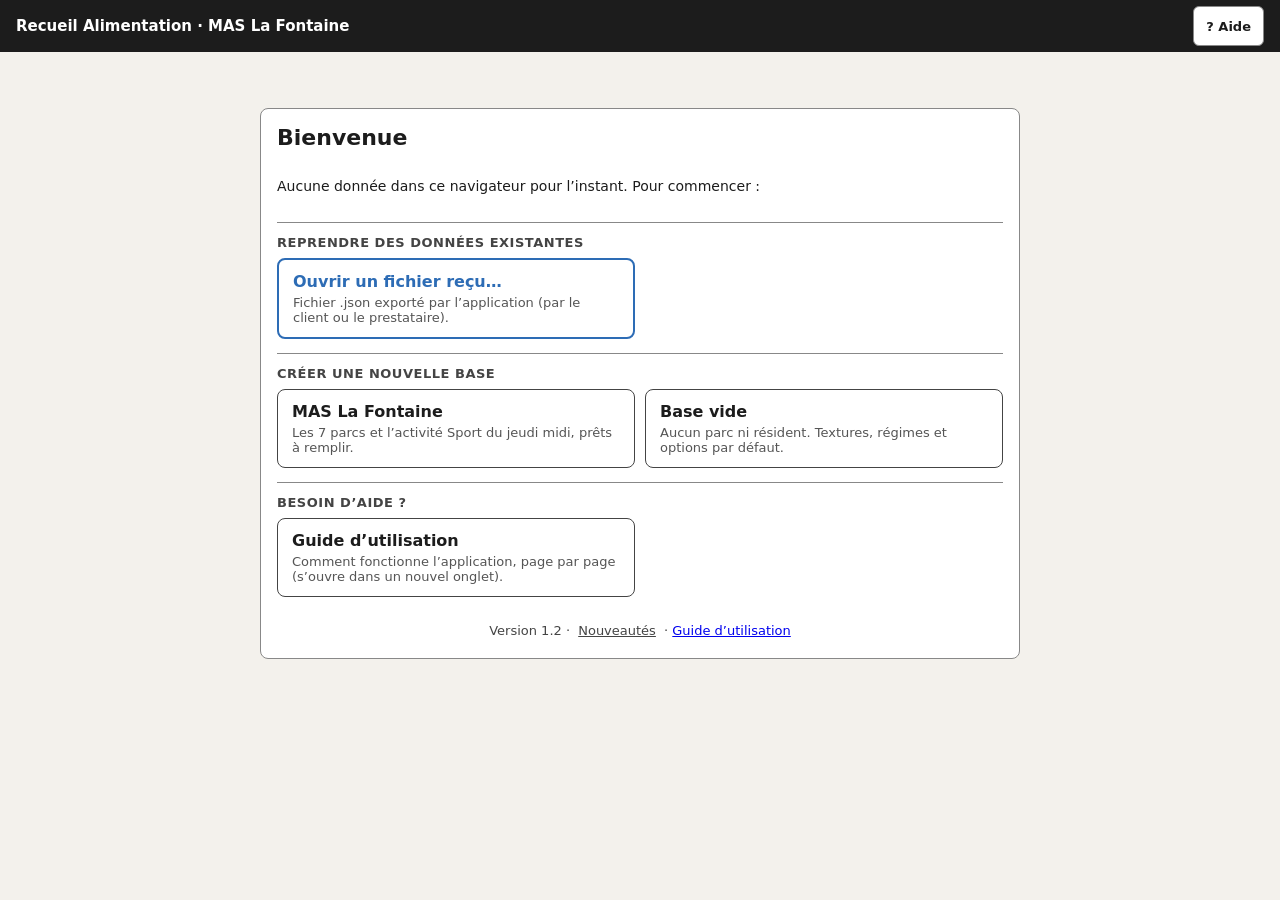
<file: src/index.html>
<!doctype html>
<html lang="fr">
<head>
<meta charset="utf-8">
<meta name="viewport" content="width=device-width, initial-scale=1">
<title>Recueil Alimentation · MAS La Fontaine</title>
<link rel="stylesheet" href="css/app.css">
<link rel="stylesheet" href="css/feuilles.css">
<link rel="stylesheet" href="css/aide.css">
</head>
<body>
<div id="app"></div>
<!-- Feuilles à imprimer : remplies juste avant l'impression, invisibles à l'écran. -->
<div id="impression"></div>
<noscript>Cette application a besoin de JavaScript (Firefox, Chrome ou Edge).</noscript>

<!-- Scripts classiques (pas de modules ES : bloqués en ouverture par double-clic). L'ordre compte. -->
<script src="js/data/modele.js"></script>
<script src="js/data/stockage.js"></script>
<script src="js/calc/calc.js"></script>
<script src="js/ui/outils.js"></script>
<script src="js/print/feuilles.js"></script>
<script src="js/aide/contenu.js"></script>
<script src="js/aide/nouveautes.js"></script>
<script src="js/aide/illustrations.js"></script>
<script src="js/ui/app.js"></script>
<script src="js/ui/historique.js"></script>
<script src="js/ui/selection-nombres.js"></script>
<script src="js/ui/page-semaine.js"></script>
<script src="js/ui/semaine-horsparc.js"></script>
<script src="js/ui/semaine-porc.js"></script>
<script src="js/ui/page-residents.js"></script>
<script src="js/ui/page-resident.js"></script>
<script src="js/ui/page-parcs.js"></script>
<script src="js/ui/page-regimes.js"></script>
<script src="js/ui/page-services.js"></script>
<script src="js/ui/page-activites.js"></script>
<script src="js/ui/page-fichier.js"></script>
<script src="js/ui/page-imprimer.js"></script>
<script src="js/ui/page-options.js"></script>
<script src="js/ui/aide.js"></script>
<script>Recueil.App.demarrer();</script>
</body>
</html>
</file>
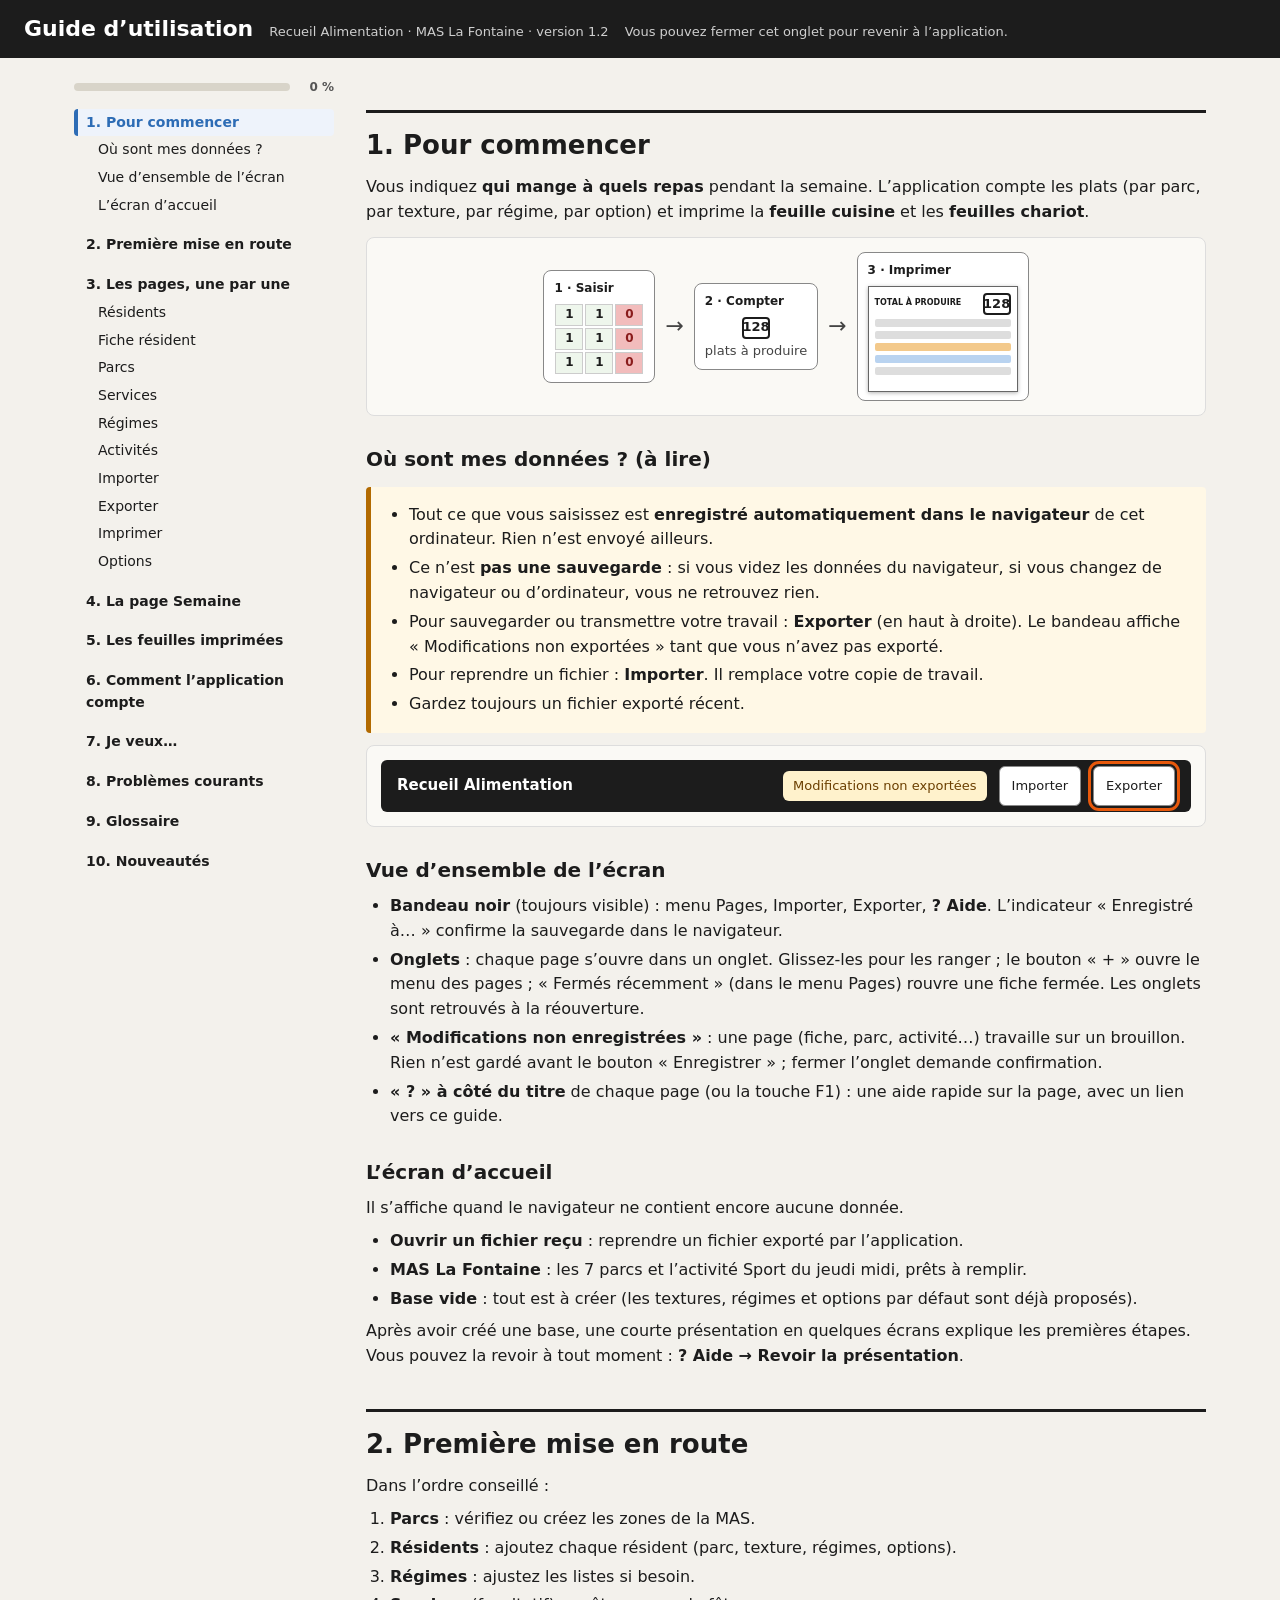
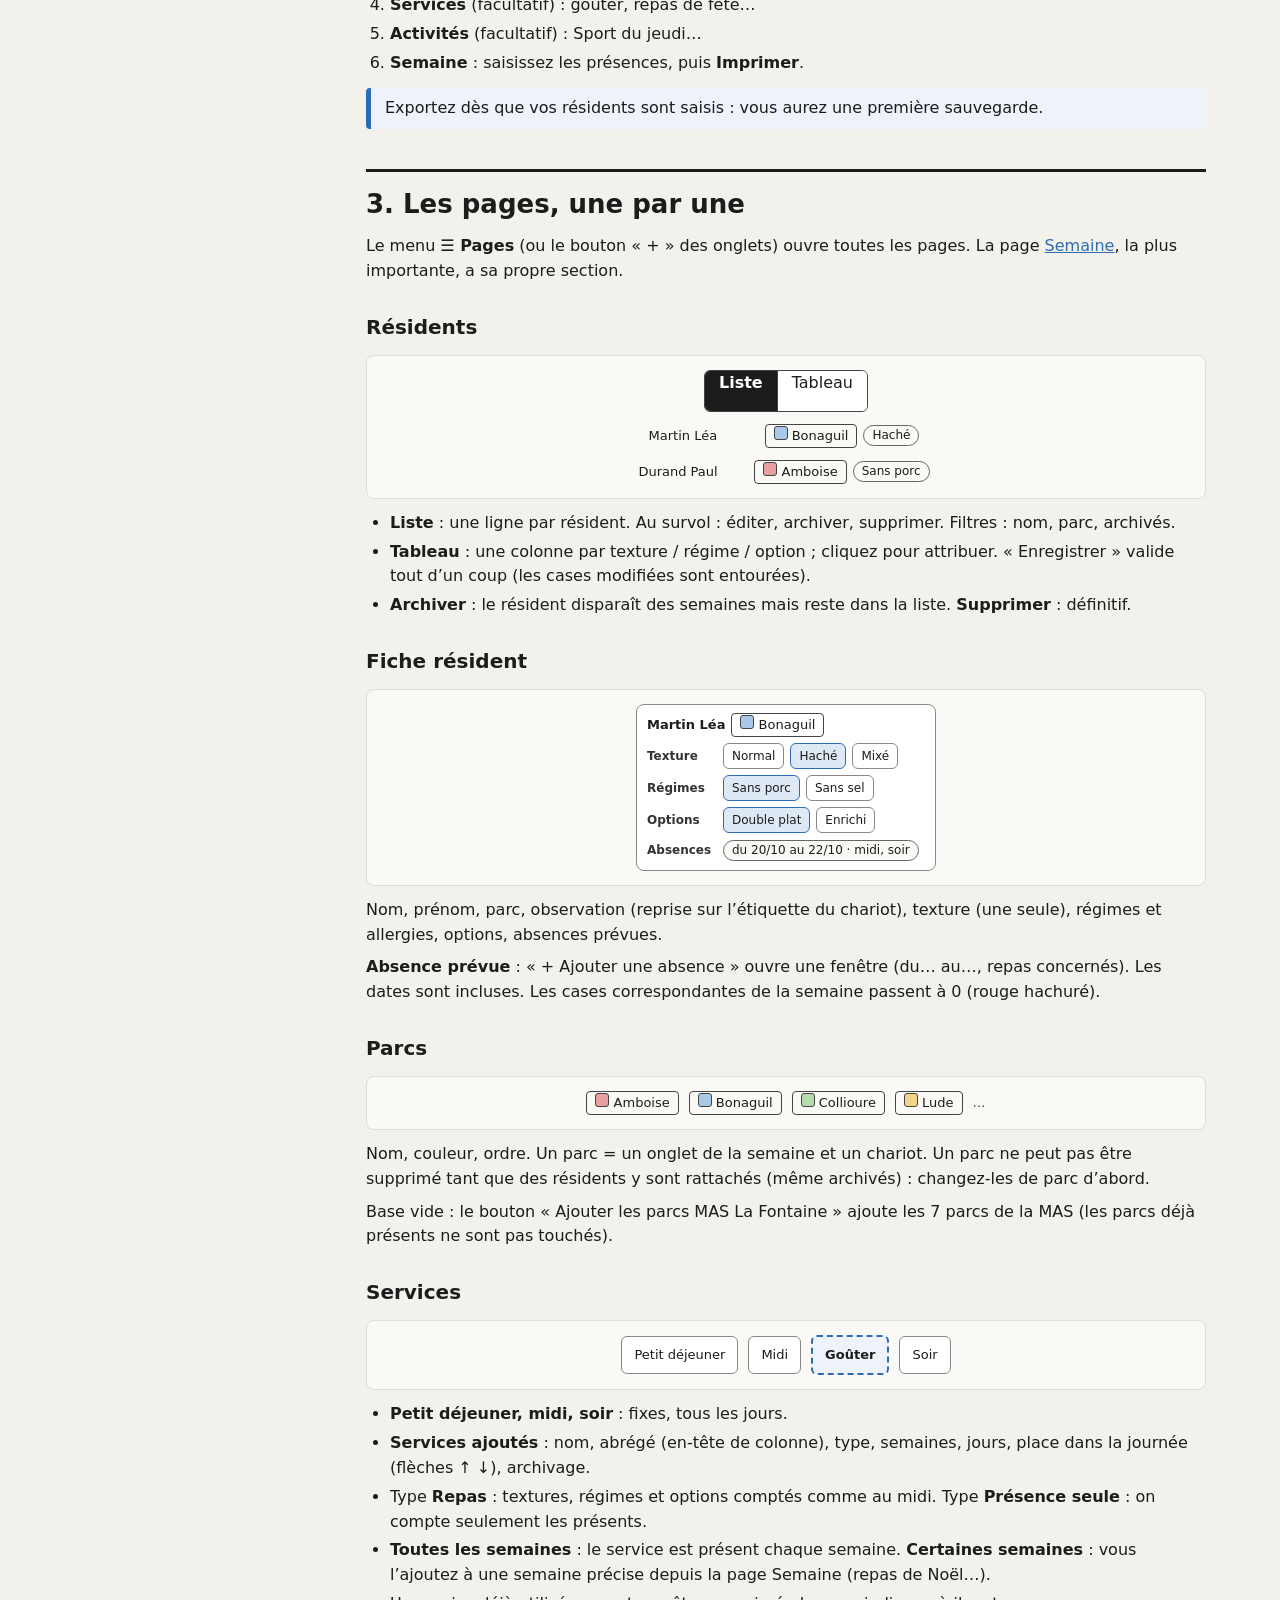
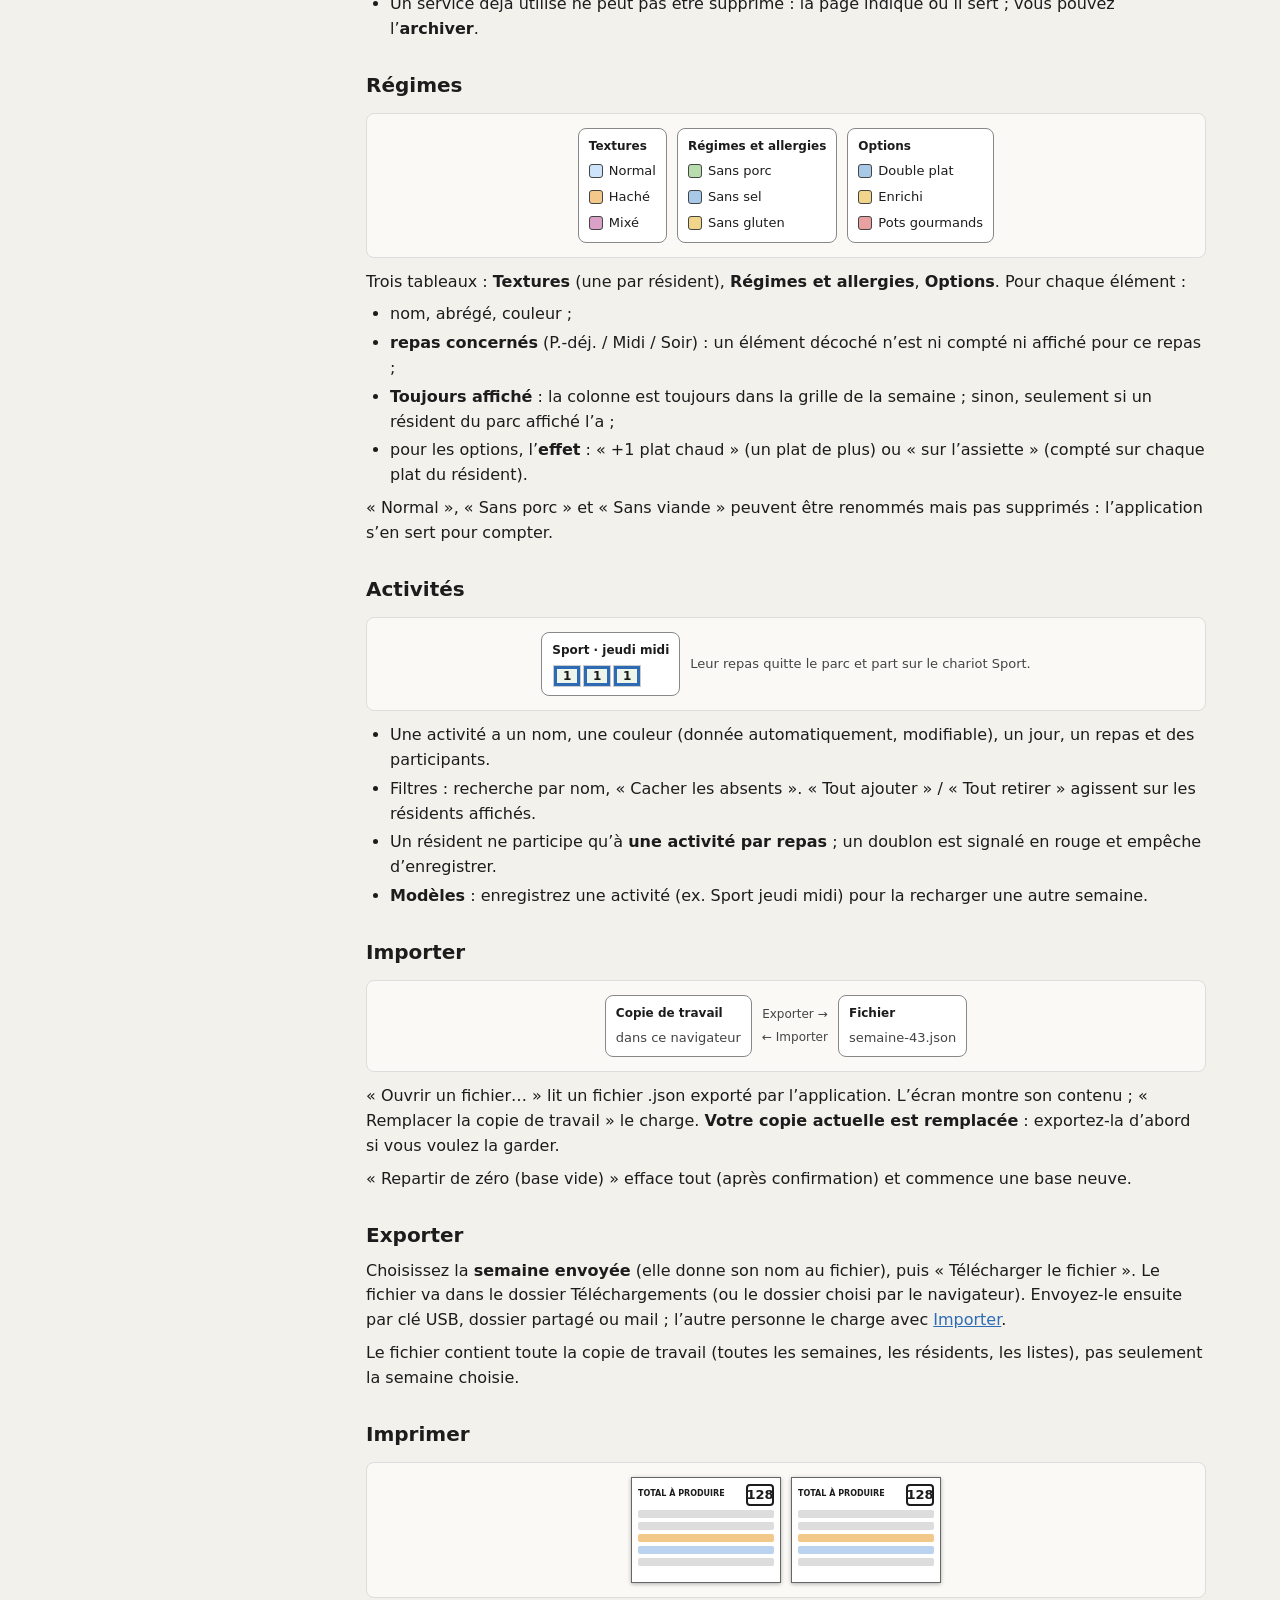
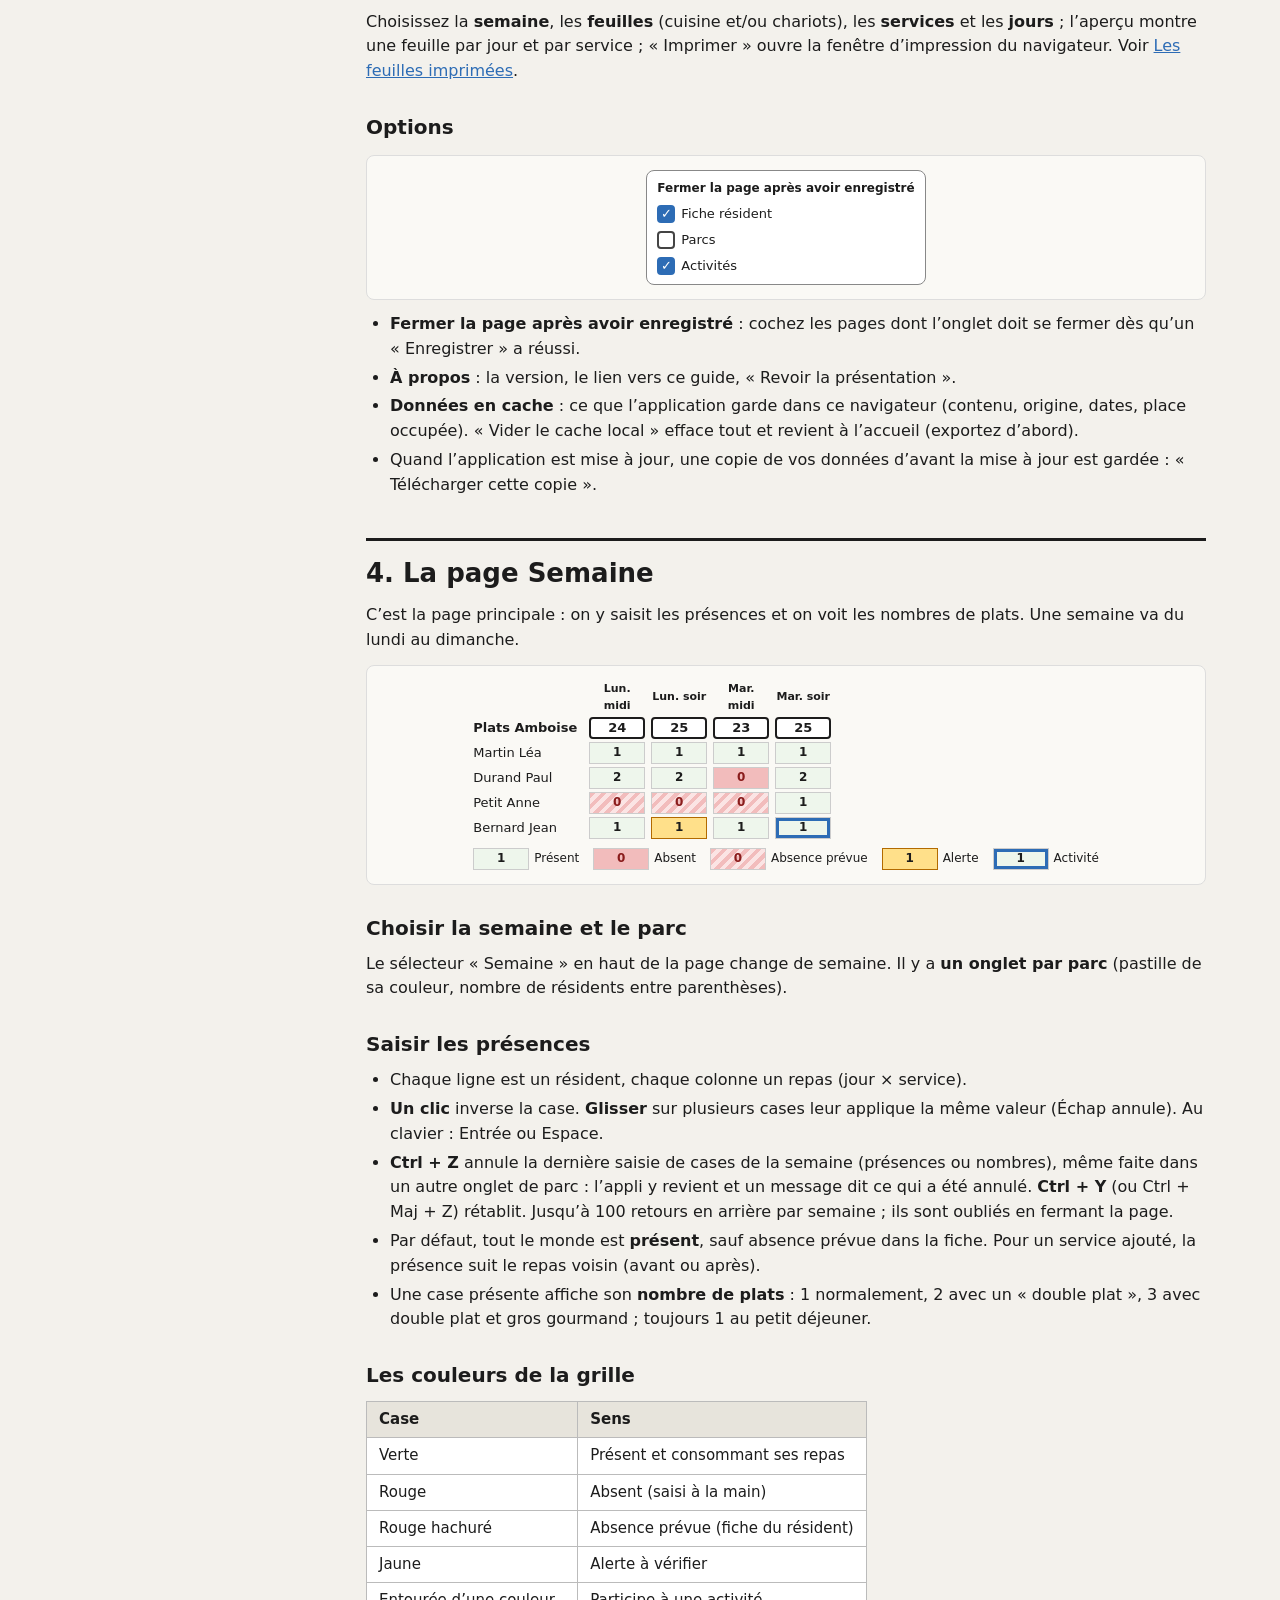
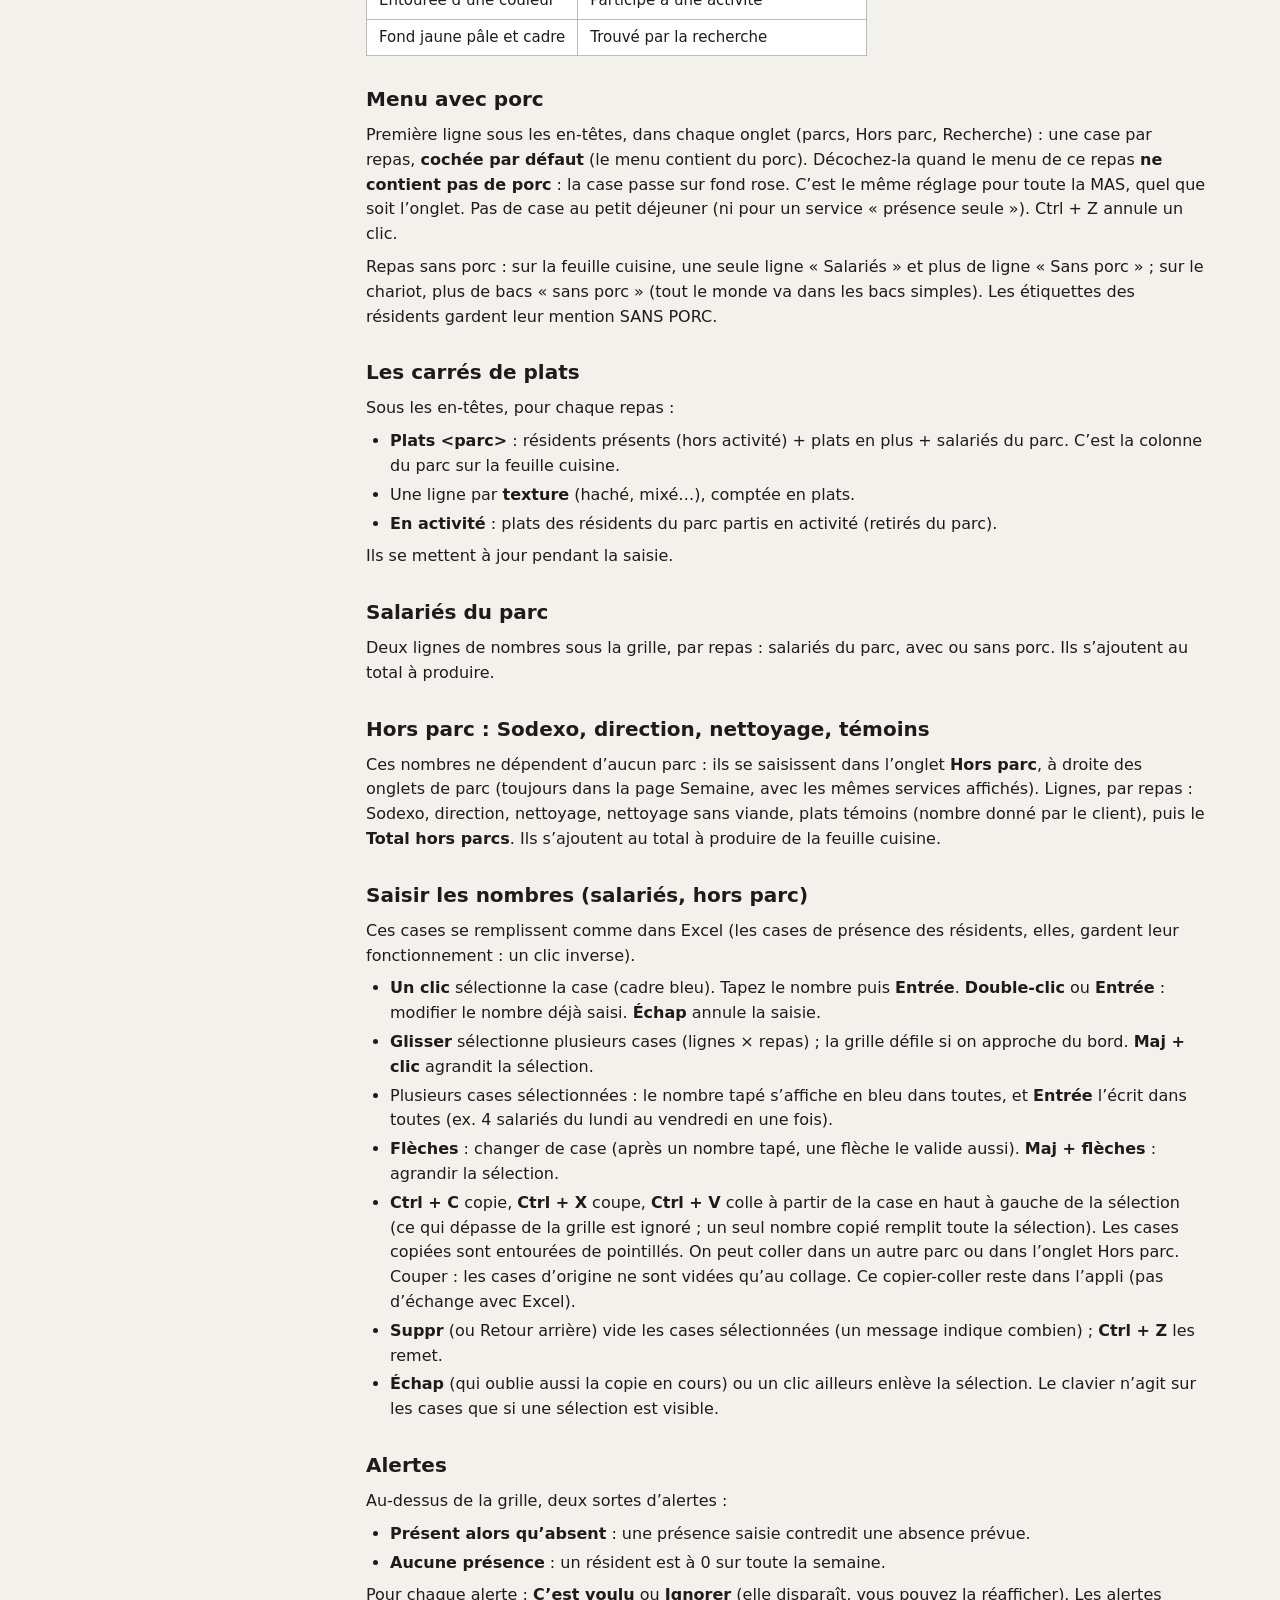
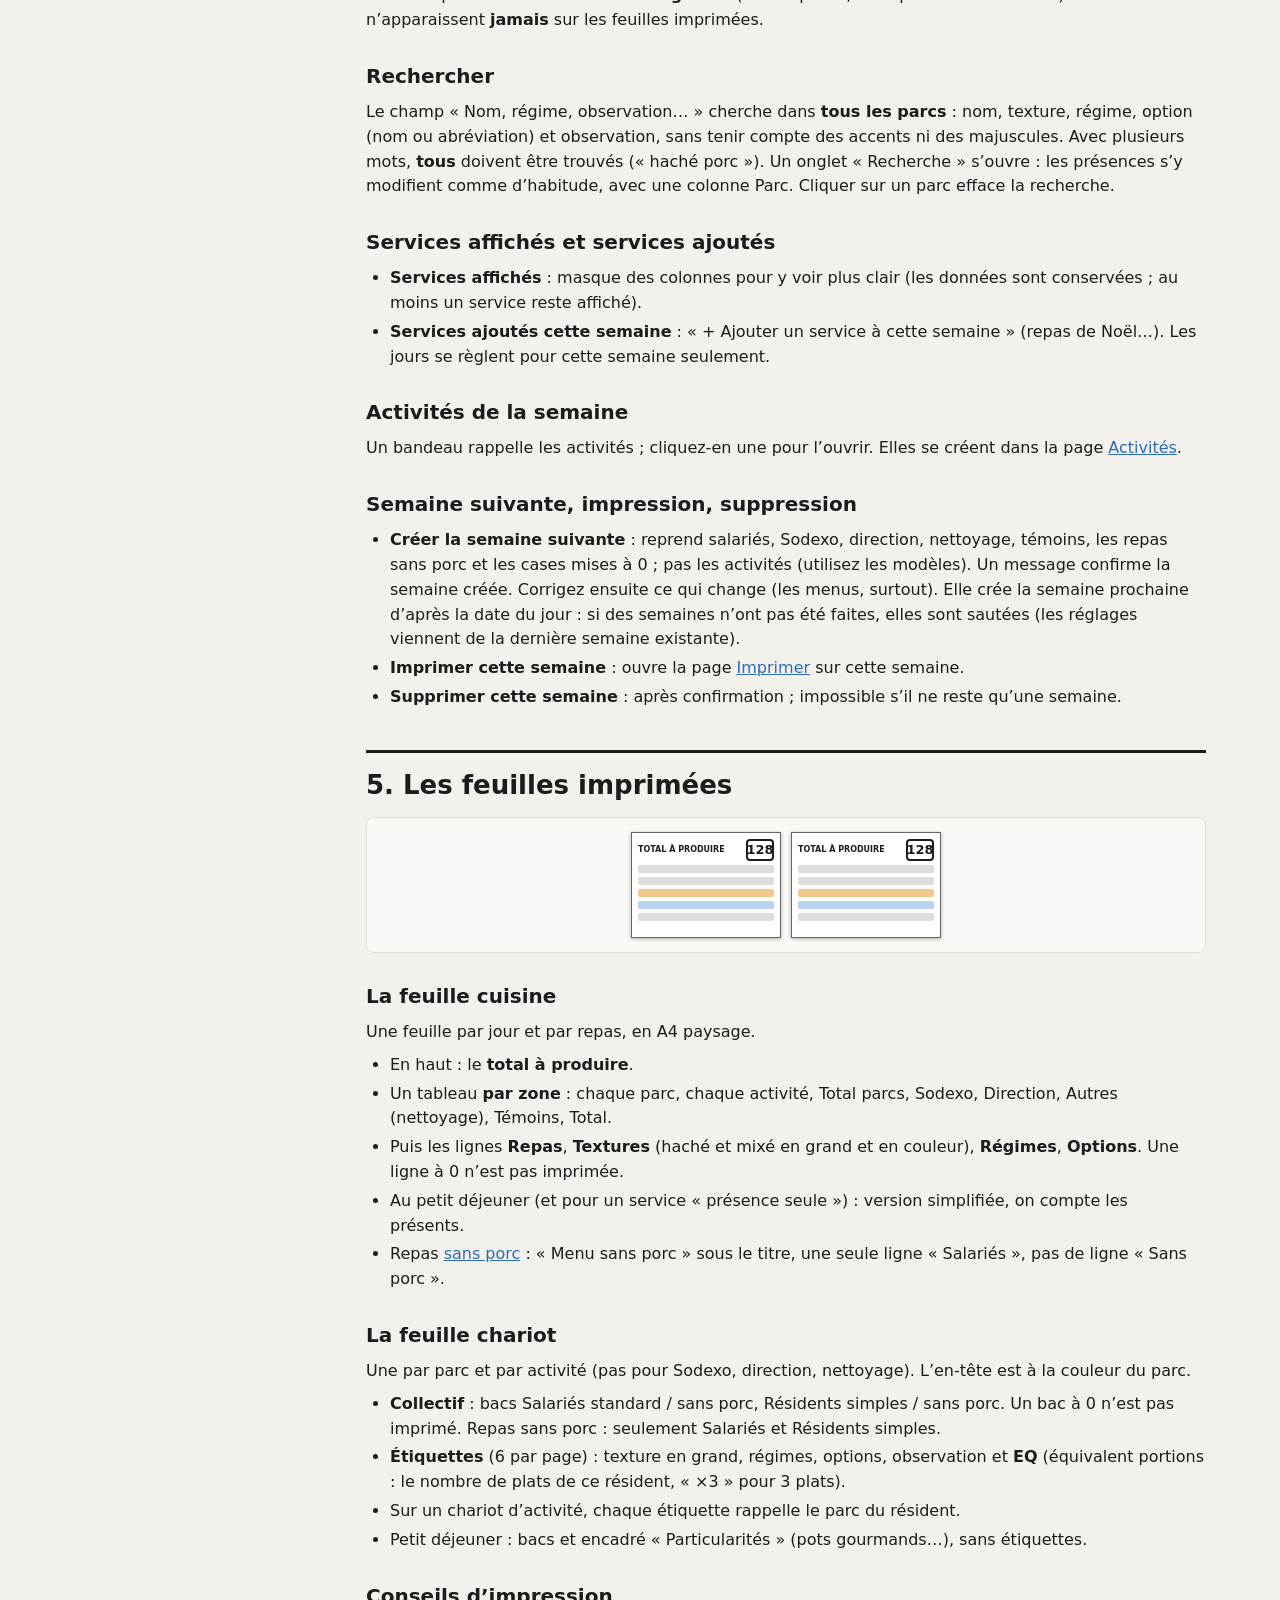
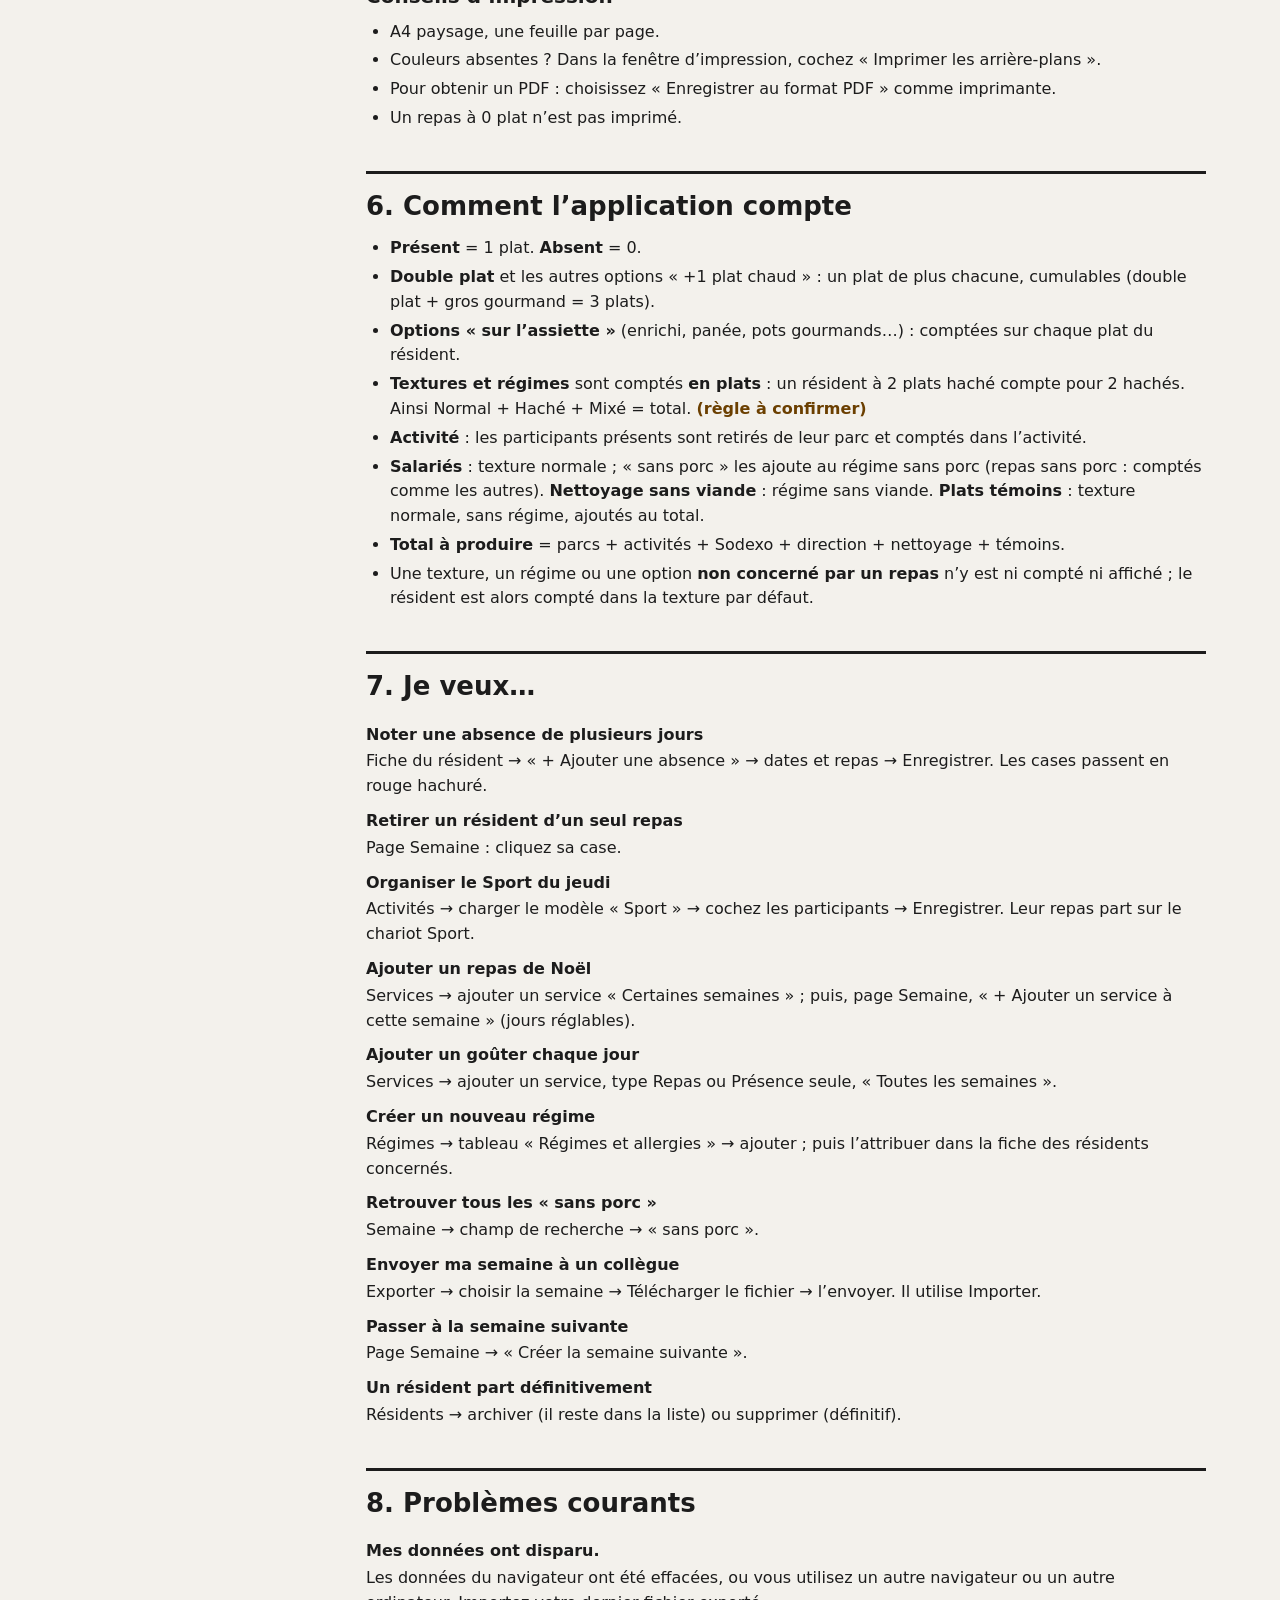
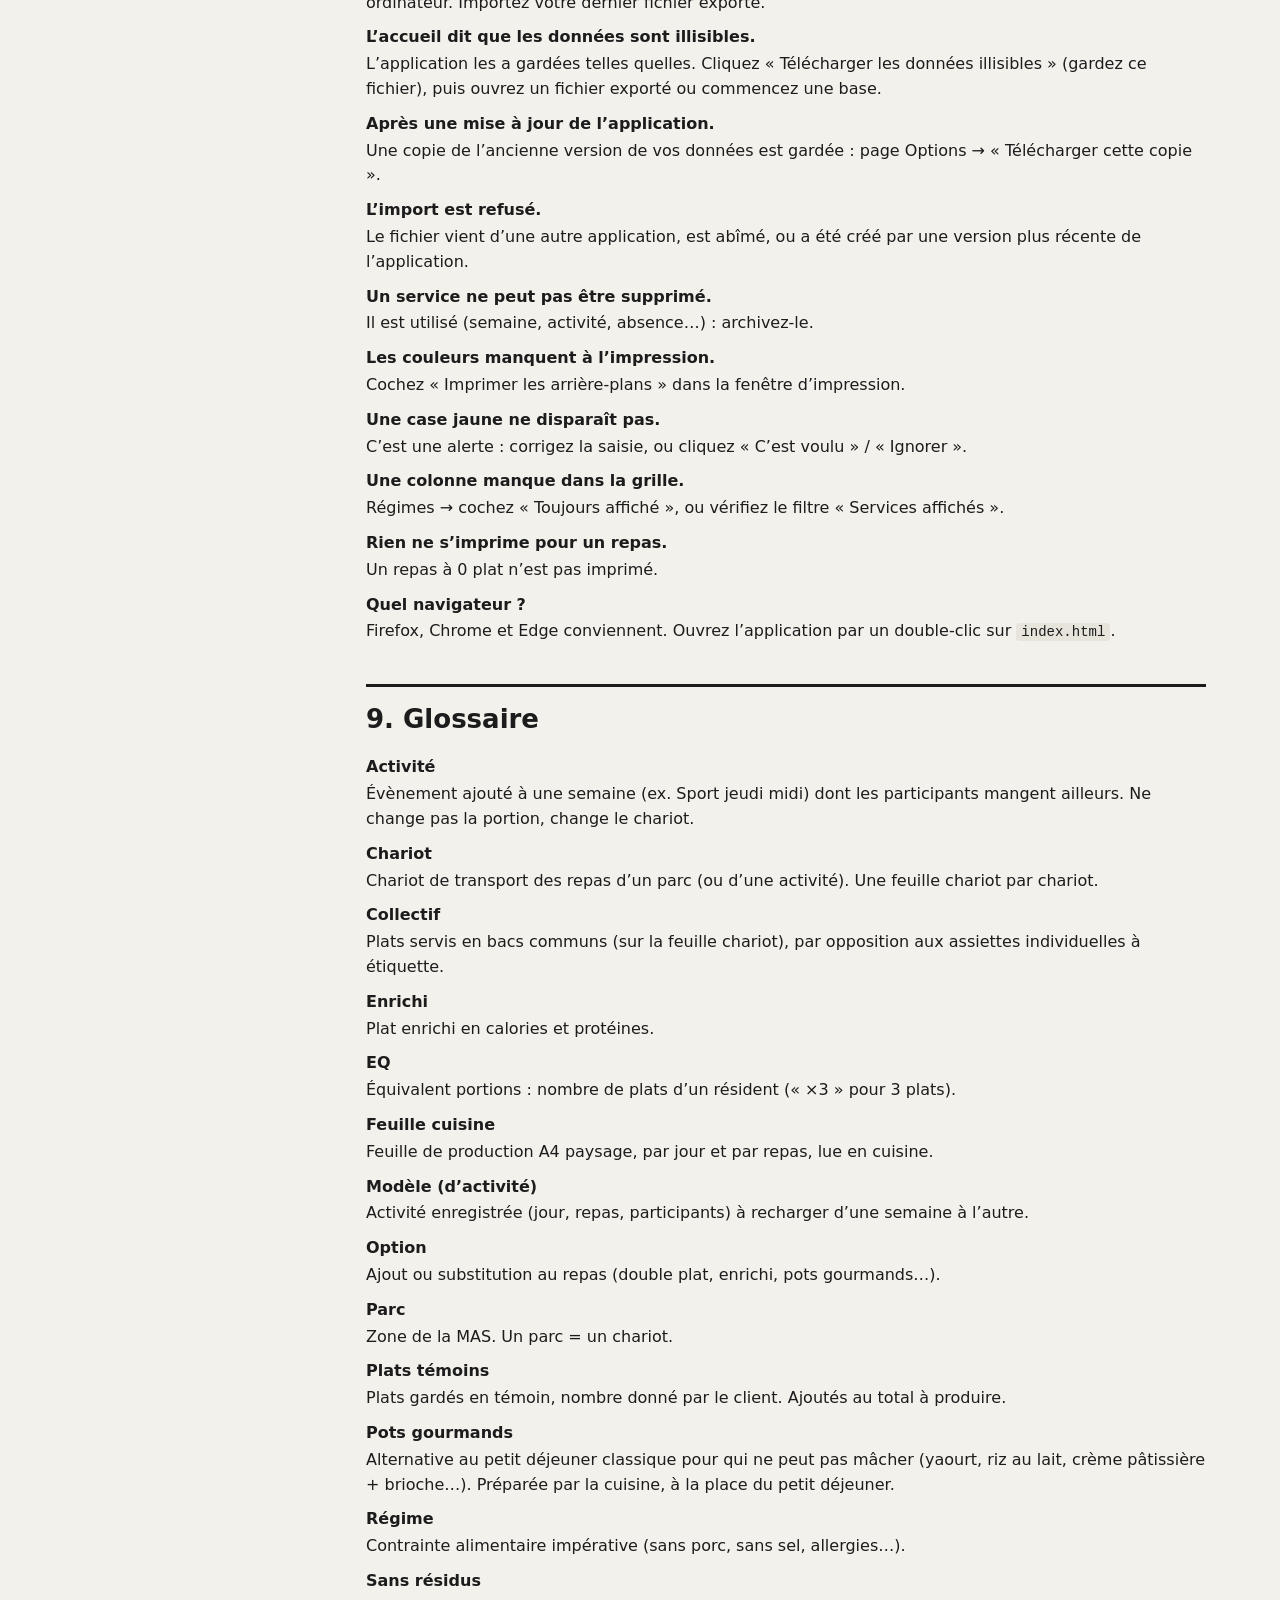
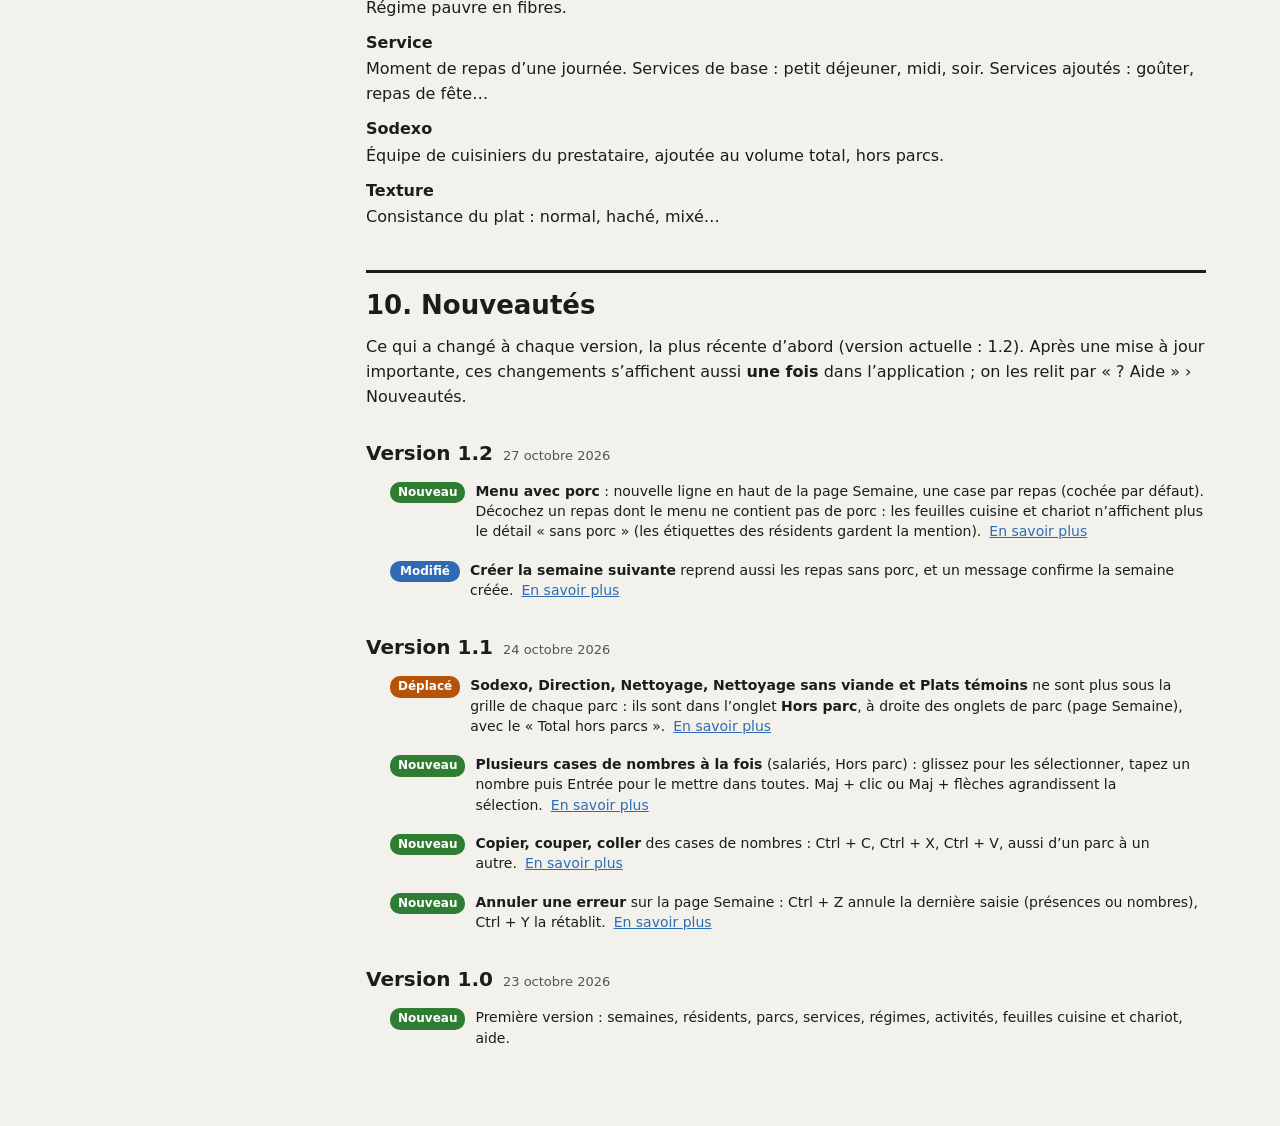
<file: src/guide.html>
<!doctype html>
<html lang="fr">
<head>
<meta charset="utf-8">
<meta name="viewport" content="width=device-width, initial-scale=1">
<title>Guide d’utilisation · Recueil Alimentation</title>
<link rel="stylesheet" href="css/app.css">
<link rel="stylesheet" href="css/aide.css">
<link rel="stylesheet" href="css/guide.css">
</head>
<body class="guide">
<header class="guide-haut">
  <h1>Guide d’utilisation</h1>
  <span class="petit">Recueil Alimentation · MAS La Fontaine · version <span data-version></span></span>
  <span class="petit guide-fermer">Vous pouvez fermer cet onglet pour revenir à l’application.</span>
</header>

<div class="guide-corps">
<nav class="guide-nav" aria-label="Sommaire">
  <div class="guide-progres" aria-hidden="true"><div class="guide-progres-barre"><div class="guide-progres-rempli"></div></div><span class="guide-progres-texte">0 %</span></div>
  <ol>
    <li><a class="niv1" href="#demarrer">1. Pour commencer</a>
      <ul><li><a href="#donnees">Où sont mes données ?</a></li><li><a href="#ecran">Vue d’ensemble de l’écran</a></li><li><a href="#accueil">L’écran d’accueil</a></li></ul></li>
    <li><a class="niv1" href="#mise-en-route">2. Première mise en route</a></li>
    <li><a class="niv1" href="#pages">3. Les pages, une par une</a>
      <ul><li><a href="#residents">Résidents</a></li><li><a href="#fiche-resident">Fiche résident</a></li><li><a href="#parcs">Parcs</a></li>
        <li><a href="#services">Services</a></li><li><a href="#regimes">Régimes</a></li><li><a href="#activites">Activités</a></li>
        <li><a href="#importer">Importer</a></li><li><a href="#exporter">Exporter</a></li><li><a href="#imprimer">Imprimer</a></li><li><a href="#options">Options</a></li></ul></li>
    <li><a class="niv1" href="#semaine">4. La page Semaine</a></li>
    <li><a class="niv1" href="#feuilles">5. Les feuilles imprimées</a></li>
    <li><a class="niv1" href="#calculs">6. Comment l’application compte</a></li>
    <li><a class="niv1" href="#recettes">7. Je veux…</a></li>
    <li><a class="niv1" href="#problemes">8. Problèmes courants</a></li>
    <li><a class="niv1" href="#glossaire">9. Glossaire</a></li>
    <li><a class="niv1" href="#nouveautes">10. Nouveautés</a></li>
  </ol>
</nav>

<main class="guide-texte">

<!-- ================= 1. POUR COMMENCER ================= -->
<h2 id="demarrer">1. Pour commencer</h2>
<p>Vous indiquez <strong>qui mange à quels repas</strong> pendant la semaine. L’application compte les plats (par parc, par texture, par régime, par option) et imprime la <strong>feuille cuisine</strong> et les <strong>feuilles chariot</strong>.</p>
<div data-illu="etapes"></div>

<h3 id="donnees">Où sont mes données ? (à lire)</h3>
<div class="important">
  <ul>
    <li>Tout ce que vous saisissez est <strong>enregistré automatiquement dans le navigateur</strong> de cet ordinateur. Rien n’est envoyé ailleurs.</li>
    <li>Ce n’est <strong>pas une sauvegarde</strong> : si vous videz les données du navigateur, si vous changez de navigateur ou d’ordinateur, vous ne retrouvez rien.</li>
    <li>Pour sauvegarder ou transmettre votre travail : <strong>Exporter</strong> (en haut à droite). Le bandeau affiche « Modifications non exportées » tant que vous n’avez pas exporté.</li>
    <li>Pour reprendre un fichier : <strong>Importer</strong>. Il remplace votre copie de travail.</li>
    <li>Gardez toujours un fichier exporté récent.</li>
  </ul>
</div>
<div data-illu="export-barre"></div>

<h3 id="ecran">Vue d’ensemble de l’écran</h3>
<ul>
  <li><strong>Bandeau noir</strong> (toujours visible) : menu Pages, Importer, Exporter, <strong>? Aide</strong>. L’indicateur « Enregistré à… » confirme la sauvegarde dans le navigateur.</li>
  <li><strong>Onglets</strong> : chaque page s’ouvre dans un onglet. Glissez-les pour les ranger ; le bouton « + » ouvre le menu des pages ; « Fermés récemment » (dans le menu Pages) rouvre une fiche fermée. Les onglets sont retrouvés à la réouverture.</li>
  <li><strong>« Modifications non enregistrées »</strong> : une page (fiche, parc, activité…) travaille sur un brouillon. Rien n’est gardé avant le bouton « Enregistrer » ; fermer l’onglet demande confirmation.</li>
  <li><strong>« ? » à côté du titre</strong> de chaque page (ou la touche F1) : une aide rapide sur la page, avec un lien vers ce guide.</li>
</ul>

<h3 id="accueil">L’écran d’accueil</h3>
<p>Il s’affiche quand le navigateur ne contient encore aucune donnée.</p>
<ul>
  <li><strong>Ouvrir un fichier reçu</strong> : reprendre un fichier exporté par l’application.</li>
  <li><strong>MAS La Fontaine</strong> : les 7 parcs et l’activité Sport du jeudi midi, prêts à remplir.</li>
  <li><strong>Base vide</strong> : tout est à créer (les textures, régimes et options par défaut sont déjà proposés).</li>
</ul>
<p>Après avoir créé une base, une courte présentation en quelques écrans explique les premières étapes. Vous pouvez la revoir à tout moment : <strong>? Aide → Revoir la présentation</strong>.</p>

<!-- ================= 2. MISE EN ROUTE ================= -->
<h2 id="mise-en-route">2. Première mise en route</h2>
<p>Dans l’ordre conseillé :</p>
<ol>
  <li><strong>Parcs</strong> : vérifiez ou créez les zones de la MAS.</li>
  <li><strong>Résidents</strong> : ajoutez chaque résident (parc, texture, régimes, options).</li>
  <li><strong>Régimes</strong> : ajustez les listes si besoin.</li>
  <li><strong>Services</strong> (facultatif) : goûter, repas de fête…</li>
  <li><strong>Activités</strong> (facultatif) : Sport du jeudi…</li>
  <li><strong>Semaine</strong> : saisissez les présences, puis <strong>Imprimer</strong>.</li>
</ol>
<div class="astuce">Exportez dès que vos résidents sont saisis : vous aurez une première sauvegarde.</div>

<!-- ================= 3. LES PAGES ================= -->
<h2 id="pages">3. Les pages, une par une</h2>
<p>Le menu <strong>☰ Pages</strong> (ou le bouton « + » des onglets) ouvre toutes les pages. La page <a href="#semaine">Semaine</a>, la plus importante, a sa propre section.</p>

<h3 id="residents">Résidents</h3>
<div data-illu="liste-tableau"></div>
<ul>
  <li><strong>Liste</strong> : une ligne par résident. Au survol : éditer, archiver, supprimer. Filtres : nom, parc, archivés.</li>
  <li><strong>Tableau</strong> : une colonne par texture / régime / option ; cliquez pour attribuer. « Enregistrer » valide tout d’un coup (les cases modifiées sont entourées).</li>
  <li><strong>Archiver</strong> : le résident disparaît des semaines mais reste dans la liste. <strong>Supprimer</strong> : définitif.</li>
</ul>

<h3 id="fiche-resident">Fiche résident</h3>
<div data-illu="fiche"></div>
<p>Nom, prénom, parc, observation (reprise sur l’étiquette du chariot), texture (une seule), régimes et allergies, options, absences prévues.</p>
<p><strong>Absence prévue</strong> : « + Ajouter une absence » ouvre une fenêtre (du… au…, repas concernés). Les dates sont incluses. Les cases correspondantes de la semaine passent à 0 (rouge hachuré).</p>

<h3 id="parcs">Parcs</h3>
<div data-illu="parcs"></div>
<p>Nom, couleur, ordre. Un parc = un onglet de la semaine et un chariot. Un parc ne peut pas être supprimé tant que des résidents y sont rattachés (même archivés) : changez-les de parc d’abord.</p>
<p>Base vide : le bouton « Ajouter les parcs MAS La Fontaine » ajoute les 7 parcs de la MAS (les parcs déjà présents ne sont pas touchés).</p>

<h3 id="services">Services</h3>
<div data-illu="services"></div>
<ul>
  <li><strong>Petit déjeuner, midi, soir</strong> : fixes, tous les jours.</li>
  <li><strong>Services ajoutés</strong> : nom, abrégé (en-tête de colonne), type, semaines, jours, place dans la journée (flèches ↑ ↓), archivage.</li>
  <li>Type <strong>Repas</strong> : textures, régimes et options comptés comme au midi. Type <strong>Présence seule</strong> : on compte seulement les présents.</li>
  <li><strong>Toutes les semaines</strong> : le service est présent chaque semaine. <strong>Certaines semaines</strong> : vous l’ajoutez à une semaine précise depuis la page Semaine (repas de Noël…).</li>
  <li>Un service déjà utilisé ne peut pas être supprimé : la page indique où il sert ; vous pouvez l’<strong>archiver</strong>.</li>
</ul>

<h3 id="regimes">Régimes</h3>
<div data-illu="trois-listes"></div>
<p>Trois tableaux : <strong>Textures</strong> (une par résident), <strong>Régimes et allergies</strong>, <strong>Options</strong>. Pour chaque élément :</p>
<ul>
  <li>nom, abrégé, couleur ;</li>
  <li><strong>repas concernés</strong> (P.-déj. / Midi / Soir) : un élément décoché n’est ni compté ni affiché pour ce repas ;</li>
  <li><strong>Toujours affiché</strong> : la colonne est toujours dans la grille de la semaine ; sinon, seulement si un résident du parc affiché l’a ;</li>
  <li>pour les options, l’<strong>effet</strong> : « +1 plat chaud » (un plat de plus) ou « sur l’assiette » (compté sur chaque plat du résident).</li>
</ul>
<p>« Normal », « Sans porc » et « Sans viande » peuvent être renommés mais pas supprimés : l’application s’en sert pour compter.</p>

<h3 id="activites">Activités</h3>
<div data-illu="activite"></div>
<ul>
  <li>Une activité a un nom, une couleur (donnée automatiquement, modifiable), un jour, un repas et des participants.</li>
  <li>Filtres : recherche par nom, « Cacher les absents ». « Tout ajouter » / « Tout retirer » agissent sur les résidents affichés.</li>
  <li>Un résident ne participe qu’à <strong>une activité par repas</strong> ; un doublon est signalé en rouge et empêche d’enregistrer.</li>
  <li><strong>Modèles</strong> : enregistrez une activité (ex. Sport jeudi midi) pour la recharger une autre semaine.</li>
</ul>

<h3 id="importer">Importer</h3>
<div data-illu="fichier"></div>
<p>« Ouvrir un fichier… » lit un fichier .json exporté par l’application. L’écran montre son contenu ; « Remplacer la copie de travail » le charge. <strong>Votre copie actuelle est remplacée</strong> : exportez-la d’abord si vous voulez la garder.</p>
<p>« Repartir de zéro (base vide) » efface tout (après confirmation) et commence une base neuve.</p>

<h3 id="exporter">Exporter</h3>
<p>Choisissez la <strong>semaine envoyée</strong> (elle donne son nom au fichier), puis « Télécharger le fichier ». Le fichier va dans le dossier Téléchargements (ou le dossier choisi par le navigateur). Envoyez-le ensuite par clé USB, dossier partagé ou mail ; l’autre personne le charge avec <a href="#importer">Importer</a>.</p>
<p>Le fichier contient toute la copie de travail (toutes les semaines, les résidents, les listes), pas seulement la semaine choisie.</p>

<h3 id="imprimer">Imprimer</h3>
<div data-illu="feuille"></div>
<p>Choisissez la <strong>semaine</strong>, les <strong>feuilles</strong> (cuisine et/ou chariots), les <strong>services</strong> et les <strong>jours</strong> ; l’aperçu montre une feuille par jour et par service ; « Imprimer » ouvre la fenêtre d’impression du navigateur. Voir <a href="#feuilles">Les feuilles imprimées</a>.</p>

<h3 id="options">Options</h3>
<div data-illu="options"></div>
<ul>
  <li><strong>Fermer la page après avoir enregistré</strong> : cochez les pages dont l’onglet doit se fermer dès qu’un « Enregistrer » a réussi.</li>
  <li><strong>À propos</strong> : la version, le lien vers ce guide, « Revoir la présentation ».</li>
  <li><strong>Données en cache</strong> : ce que l’application garde dans ce navigateur (contenu, origine, dates, place occupée). « Vider le cache local » efface tout et revient à l’accueil (exportez d’abord).</li>
  <li>Quand l’application est mise à jour, une copie de vos données d’avant la mise à jour est gardée : « Télécharger cette copie ».</li>
</ul>

<!-- ================= 4. SEMAINE ================= -->
<h2 id="semaine">4. La page Semaine</h2>
<p>C’est la page principale : on y saisit les présences et on voit les nombres de plats. Une semaine va du lundi au dimanche.</p>
<div data-illu="grille"></div>

<h3>Choisir la semaine et le parc</h3>
<p>Le sélecteur « Semaine » en haut de la page change de semaine. Il y a <strong>un onglet par parc</strong> (pastille de sa couleur, nombre de résidents entre parenthèses).</p>

<h3>Saisir les présences</h3>
<ul>
  <li>Chaque ligne est un résident, chaque colonne un repas (jour × service).</li>
  <li><strong>Un clic</strong> inverse la case. <strong>Glisser</strong> sur plusieurs cases leur applique la même valeur (Échap annule). Au clavier : Entrée ou Espace.</li>
  <li><strong>Ctrl + Z</strong> annule la dernière saisie de cases de la semaine (présences ou nombres), même faite dans un autre onglet de parc : l’appli y revient et un message dit ce qui a été annulé. <strong>Ctrl + Y</strong> (ou Ctrl + Maj + Z) rétablit. Jusqu’à 100 retours en arrière par semaine ; ils sont oubliés en fermant la page.</li>
  <li>Par défaut, tout le monde est <strong>présent</strong>, sauf absence prévue dans la fiche. Pour un service ajouté, la présence suit le repas voisin (avant ou après).</li>
  <li>Une case présente affiche son <strong>nombre de plats</strong> : 1 normalement, 2 avec un « double plat », 3 avec double plat et gros gourmand ; toujours 1 au petit déjeuner.</li>
</ul>

<h3>Les couleurs de la grille</h3>
<table>
  <tr><th>Case</th><th>Sens</th></tr>
  <tr><td>Verte</td><td>Présent et consommant ses repas</td></tr>
  <tr><td>Rouge</td><td>Absent (saisi à la main)</td></tr>
  <tr><td>Rouge hachuré</td><td>Absence prévue (fiche du résident)</td></tr>
  <tr><td>Jaune</td><td>Alerte à vérifier</td></tr>
  <tr><td>Entourée d’une couleur</td><td>Participe à une activité</td></tr>
  <tr><td>Fond jaune pâle et cadre</td><td>Trouvé par la recherche</td></tr>
</table>

<h3 id="porc">Menu avec porc</h3>
<p>Première ligne sous les en-têtes, dans chaque onglet (parcs, Hors parc, Recherche) : une case par repas, <strong>cochée par défaut</strong> (le menu contient du porc). Décochez-la quand le menu de ce repas <strong>ne contient pas de porc</strong> : la case passe sur fond rose. C’est le même réglage pour toute la MAS, quel que soit l’onglet. Pas de case au petit déjeuner (ni pour un service « présence seule »). Ctrl + Z annule un clic.</p>
<p>Repas sans porc : sur la feuille cuisine, une seule ligne « Salariés » et plus de ligne « Sans porc » ; sur le chariot, plus de bacs « sans porc » (tout le monde va dans les bacs simples). Les étiquettes des résidents gardent leur mention SANS PORC.</p>

<h3>Les carrés de plats</h3>
<p>Sous les en-têtes, pour chaque repas :</p>
<ul>
  <li><strong>Plats &lt;parc&gt;</strong> : résidents présents (hors activité) + plats en plus + salariés du parc. C’est la colonne du parc sur la feuille cuisine.</li>
  <li>Une ligne par <strong>texture</strong> (haché, mixé…), comptée en plats.</li>
  <li><strong>En activité</strong> : plats des résidents du parc partis en activité (retirés du parc).</li>
</ul>
<p>Ils se mettent à jour pendant la saisie.</p>

<h3>Salariés du parc</h3>
<p>Deux lignes de nombres sous la grille, par repas : salariés du parc, avec ou sans porc. Ils s’ajoutent au total à produire.</p>

<h3 id="horsparc">Hors parc : Sodexo, direction, nettoyage, témoins</h3>
<p>Ces nombres ne dépendent d’aucun parc : ils se saisissent dans l’onglet <strong>Hors parc</strong>, à droite des onglets de parc (toujours dans la page Semaine, avec les mêmes services affichés). Lignes, par repas : Sodexo, direction, nettoyage, nettoyage sans viande, plats témoins (nombre donné par le client), puis le <strong>Total hors parcs</strong>. Ils s’ajoutent au total à produire de la feuille cuisine.</p>

<h3 id="nombres">Saisir les nombres (salariés, hors parc)</h3>
<p>Ces cases se remplissent comme dans Excel (les cases de présence des résidents, elles, gardent leur fonctionnement : un clic inverse).</p>
<ul>
  <li><strong>Un clic</strong> sélectionne la case (cadre bleu). Tapez le nombre puis <strong>Entrée</strong>. <strong>Double-clic</strong> ou <strong>Entrée</strong> : modifier le nombre déjà saisi. <strong>Échap</strong> annule la saisie.</li>
  <li><strong>Glisser</strong> sélectionne plusieurs cases (lignes × repas) ; la grille défile si on approche du bord. <strong>Maj + clic</strong> agrandit la sélection.</li>
  <li>Plusieurs cases sélectionnées : le nombre tapé s’affiche en bleu dans toutes, et <strong>Entrée</strong> l’écrit dans toutes (ex. 4 salariés du lundi au vendredi en une fois).</li>
  <li><strong>Flèches</strong> : changer de case (après un nombre tapé, une flèche le valide aussi). <strong>Maj + flèches</strong> : agrandir la sélection.</li>
  <li><strong>Ctrl + C</strong> copie, <strong>Ctrl + X</strong> coupe, <strong>Ctrl + V</strong> colle à partir de la case en haut à gauche de la sélection (ce qui dépasse de la grille est ignoré ; un seul nombre copié remplit toute la sélection). Les cases copiées sont entourées de pointillés. On peut coller dans un autre parc ou dans l’onglet Hors parc. Couper : les cases d’origine ne sont vidées qu’au collage. Ce copier-coller reste dans l’appli (pas d’échange avec Excel).</li>
  <li><strong>Suppr</strong> (ou Retour arrière) vide les cases sélectionnées (un message indique combien) ; <strong>Ctrl + Z</strong> les remet.</li>
  <li><strong>Échap</strong> (qui oublie aussi la copie en cours) ou un clic ailleurs enlève la sélection. Le clavier n’agit sur les cases que si une sélection est visible.</li>
</ul>

<h3 id="alertes">Alertes</h3>
<p>Au-dessus de la grille, deux sortes d’alertes :</p>
<ul>
  <li><strong>Présent alors qu’absent</strong> : une présence saisie contredit une absence prévue.</li>
  <li><strong>Aucune présence</strong> : un résident est à 0 sur toute la semaine.</li>
</ul>
<p>Pour chaque alerte : <strong>C’est voulu</strong> ou <strong>Ignorer</strong> (elle disparaît, vous pouvez la réafficher). Les alertes n’apparaissent <strong>jamais</strong> sur les feuilles imprimées.</p>

<h3>Rechercher</h3>
<p>Le champ « Nom, régime, observation… » cherche dans <strong>tous les parcs</strong> : nom, texture, régime, option (nom ou abréviation) et observation, sans tenir compte des accents ni des majuscules. Avec plusieurs mots, <strong>tous</strong> doivent être trouvés (« haché porc »). Un onglet « Recherche » s’ouvre : les présences s’y modifient comme d’habitude, avec une colonne Parc. Cliquer sur un parc efface la recherche.</p>

<h3>Services affichés et services ajoutés</h3>
<ul>
  <li><strong>Services affichés</strong> : masque des colonnes pour y voir plus clair (les données sont conservées ; au moins un service reste affiché).</li>
  <li><strong>Services ajoutés cette semaine</strong> : « + Ajouter un service à cette semaine » (repas de Noël…). Les jours se règlent pour cette semaine seulement.</li>
</ul>

<h3>Activités de la semaine</h3>
<p>Un bandeau rappelle les activités ; cliquez-en une pour l’ouvrir. Elles se créent dans la page <a href="#activites">Activités</a>.</p>

<h3>Semaine suivante, impression, suppression</h3>
<ul>
  <li><strong>Créer la semaine suivante</strong> : reprend salariés, Sodexo, direction, nettoyage, témoins, les repas sans porc et les cases mises à 0 ; pas les activités (utilisez les modèles). Un message confirme la semaine créée. Corrigez ensuite ce qui change (les menus, surtout). Elle crée la semaine prochaine d’après la date du jour : si des semaines n’ont pas été faites, elles sont sautées (les réglages viennent de la dernière semaine existante).</li>
  <li><strong>Imprimer cette semaine</strong> : ouvre la page <a href="#imprimer">Imprimer</a> sur cette semaine.</li>
  <li><strong>Supprimer cette semaine</strong> : après confirmation ; impossible s’il ne reste qu’une semaine.</li>
</ul>

<!-- ================= 5. FEUILLES ================= -->
<h2 id="feuilles">5. Les feuilles imprimées</h2>
<div data-illu="feuille"></div>

<h3>La feuille cuisine</h3>
<p>Une feuille par jour et par repas, en A4 paysage.</p>
<ul>
  <li>En haut : le <strong>total à produire</strong>.</li>
  <li>Un tableau <strong>par zone</strong> : chaque parc, chaque activité, Total parcs, Sodexo, Direction, Autres (nettoyage), Témoins, Total.</li>
  <li>Puis les lignes <strong>Repas</strong>, <strong>Textures</strong> (haché et mixé en grand et en couleur), <strong>Régimes</strong>, <strong>Options</strong>. Une ligne à 0 n’est pas imprimée.</li>
  <li>Au petit déjeuner (et pour un service « présence seule ») : version simplifiée, on compte les présents.</li>
  <li>Repas <a href="#porc">sans porc</a> : « Menu sans porc » sous le titre, une seule ligne « Salariés », pas de ligne « Sans porc ».</li>
</ul>

<h3>La feuille chariot</h3>
<p>Une par parc et par activité (pas pour Sodexo, direction, nettoyage). L’en-tête est à la couleur du parc.</p>
<ul>
  <li><strong>Collectif</strong> : bacs Salariés standard / sans porc, Résidents simples / sans porc. Un bac à 0 n’est pas imprimé. Repas sans porc : seulement Salariés et Résidents simples.</li>
  <li><strong>Étiquettes</strong> (6 par page) : texture en grand, régimes, options, observation et <strong>EQ</strong> (équivalent portions : le nombre de plats de ce résident, « ×3 » pour 3 plats).</li>
  <li>Sur un chariot d’activité, chaque étiquette rappelle le parc du résident.</li>
  <li>Petit déjeuner : bacs et encadré « Particularités » (pots gourmands…), sans étiquettes.</li>
</ul>

<h3>Conseils d’impression</h3>
<ul>
  <li>A4 paysage, une feuille par page.</li>
  <li>Couleurs absentes ? Dans la fenêtre d’impression, cochez « Imprimer les arrière-plans ».</li>
  <li>Pour obtenir un PDF : choisissez « Enregistrer au format PDF » comme imprimante.</li>
  <li>Un repas à 0 plat n’est pas imprimé.</li>
</ul>

<!-- ================= 6. CALCULS ================= -->
<h2 id="calculs">6. Comment l’application compte</h2>
<ul>
  <li><strong>Présent</strong> = 1 plat. <strong>Absent</strong> = 0.</li>
  <li><strong>Double plat</strong> et les autres options « +1 plat chaud » : un plat de plus chacune, cumulables (double plat + gros gourmand = 3 plats).</li>
  <li><strong>Options « sur l’assiette »</strong> (enrichi, panée, pots gourmands…) : comptées sur chaque plat du résident.</li>
  <li><strong>Textures et régimes</strong> sont comptés <strong>en plats</strong> : un résident à 2 plats haché compte pour 2 hachés. Ainsi Normal + Haché + Mixé = total. <span class="confirmer">(règle à confirmer)</span></li>
  <li><strong>Activité</strong> : les participants présents sont retirés de leur parc et comptés dans l’activité.</li>
  <li><strong>Salariés</strong> : texture normale ; « sans porc » les ajoute au régime sans porc (repas sans porc : comptés comme les autres). <strong>Nettoyage sans viande</strong> : régime sans viande. <strong>Plats témoins</strong> : texture normale, sans régime, ajoutés au total.</li>
  <li><strong>Total à produire</strong> = parcs + activités + Sodexo + direction + nettoyage + témoins.</li>
  <li>Une texture, un régime ou une option <strong>non concerné par un repas</strong> n’y est ni compté ni affiché ; le résident est alors compté dans la texture par défaut.</li>
</ul>

<!-- ================= 7. RECETTES ================= -->
<h2 id="recettes">7. Je veux…</h2>
<dl>
  <dt>Noter une absence de plusieurs jours</dt>
  <dd>Fiche du résident → « + Ajouter une absence » → dates et repas → Enregistrer. Les cases passent en rouge hachuré.</dd>
  <dt>Retirer un résident d’un seul repas</dt>
  <dd>Page Semaine : cliquez sa case.</dd>
  <dt>Organiser le Sport du jeudi</dt>
  <dd>Activités → charger le modèle « Sport » → cochez les participants → Enregistrer. Leur repas part sur le chariot Sport.</dd>
  <dt>Ajouter un repas de Noël</dt>
  <dd>Services → ajouter un service « Certaines semaines » ; puis, page Semaine, « + Ajouter un service à cette semaine » (jours réglables).</dd>
  <dt>Ajouter un goûter chaque jour</dt>
  <dd>Services → ajouter un service, type Repas ou Présence seule, « Toutes les semaines ».</dd>
  <dt>Créer un nouveau régime</dt>
  <dd>Régimes → tableau « Régimes et allergies » → ajouter ; puis l’attribuer dans la fiche des résidents concernés.</dd>
  <dt>Retrouver tous les « sans porc »</dt>
  <dd>Semaine → champ de recherche → « sans porc ».</dd>
  <dt>Envoyer ma semaine à un collègue</dt>
  <dd>Exporter → choisir la semaine → Télécharger le fichier → l’envoyer. Il utilise Importer.</dd>
  <dt>Passer à la semaine suivante</dt>
  <dd>Page Semaine → « Créer la semaine suivante ».</dd>
  <dt>Un résident part définitivement</dt>
  <dd>Résidents → archiver (il reste dans la liste) ou supprimer (définitif).</dd>
</dl>

<!-- ================= 8. PROBLÈMES ================= -->
<h2 id="problemes">8. Problèmes courants</h2>
<dl>
  <dt>Mes données ont disparu.</dt>
  <dd>Les données du navigateur ont été effacées, ou vous utilisez un autre navigateur ou un autre ordinateur. Importez votre dernier fichier exporté.</dd>
  <dt>L’accueil dit que les données sont illisibles.</dt>
  <dd>L’application les a gardées telles quelles. Cliquez « Télécharger les données illisibles » (gardez ce fichier), puis ouvrez un fichier exporté ou commencez une base.</dd>
  <dt>Après une mise à jour de l’application.</dt>
  <dd>Une copie de l’ancienne version de vos données est gardée : page Options → « Télécharger cette copie ».</dd>
  <dt>L’import est refusé.</dt>
  <dd>Le fichier vient d’une autre application, est abîmé, ou a été créé par une version plus récente de l’application.</dd>
  <dt>Un service ne peut pas être supprimé.</dt>
  <dd>Il est utilisé (semaine, activité, absence…) : archivez-le.</dd>
  <dt>Les couleurs manquent à l’impression.</dt>
  <dd>Cochez « Imprimer les arrière-plans » dans la fenêtre d’impression.</dd>
  <dt>Une case jaune ne disparaît pas.</dt>
  <dd>C’est une alerte : corrigez la saisie, ou cliquez « C’est voulu » / « Ignorer ».</dd>
  <dt>Une colonne manque dans la grille.</dt>
  <dd>Régimes → cochez « Toujours affiché », ou vérifiez le filtre « Services affichés ».</dd>
  <dt>Rien ne s’imprime pour un repas.</dt>
  <dd>Un repas à 0 plat n’est pas imprimé.</dd>
  <dt>Quel navigateur ?</dt>
  <dd>Firefox, Chrome et Edge conviennent. Ouvrez l’application par un double-clic sur <code>index.html</code>.</dd>
</dl>

<!-- ================= 9. GLOSSAIRE ================= -->
<h2 id="glossaire">9. Glossaire</h2>
<dl>
  <dt>Activité</dt><dd>Évènement ajouté à une semaine (ex. Sport jeudi midi) dont les participants mangent ailleurs. Ne change pas la portion, change le chariot.</dd>
  <dt>Chariot</dt><dd>Chariot de transport des repas d’un parc (ou d’une activité). Une feuille chariot par chariot.</dd>
  <dt>Collectif</dt><dd>Plats servis en bacs communs (sur la feuille chariot), par opposition aux assiettes individuelles à étiquette.</dd>
  <dt>Enrichi</dt><dd>Plat enrichi en calories et protéines.</dd>
  <dt>EQ</dt><dd>Équivalent portions : nombre de plats d’un résident (« ×3 » pour 3 plats).</dd>
  <dt>Feuille cuisine</dt><dd>Feuille de production A4 paysage, par jour et par repas, lue en cuisine.</dd>
  <dt>Modèle (d’activité)</dt><dd>Activité enregistrée (jour, repas, participants) à recharger d’une semaine à l’autre.</dd>
  <dt>Option</dt><dd>Ajout ou substitution au repas (double plat, enrichi, pots gourmands…).</dd>
  <dt>Parc</dt><dd>Zone de la MAS. Un parc = un chariot.</dd>
  <dt>Plats témoins</dt><dd>Plats gardés en témoin, nombre donné par le client. Ajoutés au total à produire.</dd>
  <dt>Pots gourmands</dt><dd>Alternative au petit déjeuner classique pour qui ne peut pas mâcher (yaourt, riz au lait, crème pâtissière + brioche…). Préparée par la cuisine, à la place du petit déjeuner.</dd>
  <dt>Régime</dt><dd>Contrainte alimentaire impérative (sans porc, sans sel, allergies…).</dd>
  <dt>Sans résidus</dt><dd>Régime pauvre en fibres.</dd>
  <dt>Service</dt><dd>Moment de repas d’une journée. Services de base : petit déjeuner, midi, soir. Services ajoutés : goûter, repas de fête…</dd>
  <dt>Sodexo</dt><dd>Équipe de cuisiniers du prestataire, ajoutée au volume total, hors parcs.</dd>
  <dt>Texture</dt><dd>Consistance du plat : normal, haché, mixé…</dd>
</dl>

<!-- ================= 10. NOUVEAUTÉS ================= -->
<h2 id="nouveautes">10. Nouveautés</h2>
<p>Ce qui a changé à chaque version, la plus récente d’abord (version actuelle : <span data-version></span>). Après une mise à jour importante, ces changements s’affichent aussi <strong>une fois</strong> dans l’application ; on les relit par « ? Aide » › Nouveautés.</p>
<div data-nouveautes></div>

</main>
</div>

<script src="js/data/modele.js"></script>
<script src="js/ui/outils.js"></script>
<script src="js/aide/contenu.js"></script>
<script src="js/aide/nouveautes.js"></script>
<script src="js/aide/illustrations.js"></script>
<script>
(function (R) {
  'use strict';
  // Maquettes (mêmes que dans l'application) et version.
  document.querySelectorAll('[data-illu]').forEach(function (el) {
    var m = R.Illustrations.faire(el.getAttribute('data-illu'));
    if (m) el.replaceWith(m); else console.error('Maquette inconnue : ' + el.getAttribute('data-illu'));
  });
  document.querySelectorAll('[data-version]').forEach(function (el) { el.textContent = R.Modele.VERSION_APP; });
  // Historique des versions (même liste que la fenêtre « Nouveautés » de l'application).
  var N = R.Nouveautes, h = R.h;
  document.querySelectorAll('[data-nouveautes]').forEach(function (el) {
    el.replaceWith(h('div', null, N.publiees(R.Modele.VERSION_APP).map(function (v) {
      return h('section', { class: 'nouv-version' },
        h('h3', null, 'Version ' + v.version, h('span', { class: 'nouv-date' }, N.dateLongue(v.date))),
        h('ul', { class: 'nouv-points' }, v.points.map(function (p) {
          return h('li', null, h('span', { class: 'nouv-type nouv-' + p.type }, N.TYPES[p.type]),
            h('span', null, R.Illustrations.texte(p.texte), p.guide ? h('a', { class: 'nouv-lien', href: '#' + p.guide }, 'En savoir plus') : null));
        })));
    })));
  });
  // Contrôle : chaque section citée par l'aide de l'application existe dans ce guide.
  var manquantes = R.Aide.SECTIONS.filter(function (id) { return !document.getElementById(id); });
  if (manquantes.length) console.error('Sections du guide manquantes : ' + manquantes.join(', '));
  document.body.setAttribute('data-sections-manquantes', manquantes.join(','));

  // Sommaire : la section en cours de lecture est surlignée et une barre indique l'avancement dans toute la page.
  var nav = document.querySelector('.guide-nav');
  var liens = [].slice.call(nav.querySelectorAll('a[href^="#"]')).map(function (a) {
    return { a: a, titre: document.getElementById(a.getAttribute('href').slice(1)) };
  }).filter(function (l) { return l.titre; });
  var rempli = nav.querySelector('.guide-progres-rempli'), texte = nav.querySelector('.guide-progres-texte');
  var courant = null, attente = false;
  function maj() {
    attente = false;
    var haut = document.documentElement, reste = haut.scrollHeight - window.innerHeight;
    var pct = reste > 0 ? Math.min(100, Math.max(0, Math.round(window.scrollY / reste * 100))) : 100;
    rempli.style.width = pct + '%';
    texte.textContent = pct + ' %';
    // Dernière section dont le titre a atteint le haut de l'écran ; en bas de page, la dernière.
    var actif = liens[0];
    liens.forEach(function (l) { if (l.titre.getBoundingClientRect().top <= 120) actif = l; });
    if (reste > 0 && window.scrollY >= reste - 2) actif = liens[liens.length - 1];
    if (actif === courant) return;
    courant = actif;
    liens.forEach(function (l) { l.a.classList.remove('actif', 'parent-actif'); l.a.removeAttribute('aria-current'); });
    actif.a.classList.add('actif');
    actif.a.setAttribute('aria-current', 'location');
    var parent = actif.a.closest('ol > li');
    if (parent) parent.querySelector('a.niv1').classList.add('parent-actif');
    // Garde le lien visible dans le sommaire s'il est long (sans faire défiler la page).
    var r = actif.a.getBoundingClientRect(), n = nav.getBoundingClientRect();
    if (r.top < n.top + 40) nav.scrollTop -= n.top + 40 - r.top;
    else if (r.bottom > n.bottom - 10) nav.scrollTop += r.bottom - n.bottom + 10;
  }
  function demander() { if (!attente) { attente = true; window.requestAnimationFrame(maj); } }
  window.addEventListener('scroll', demander, { passive: true });
  window.addEventListener('resize', demander);
  maj();
})(window.Recueil);
</script>
</body>
</html>
</file>
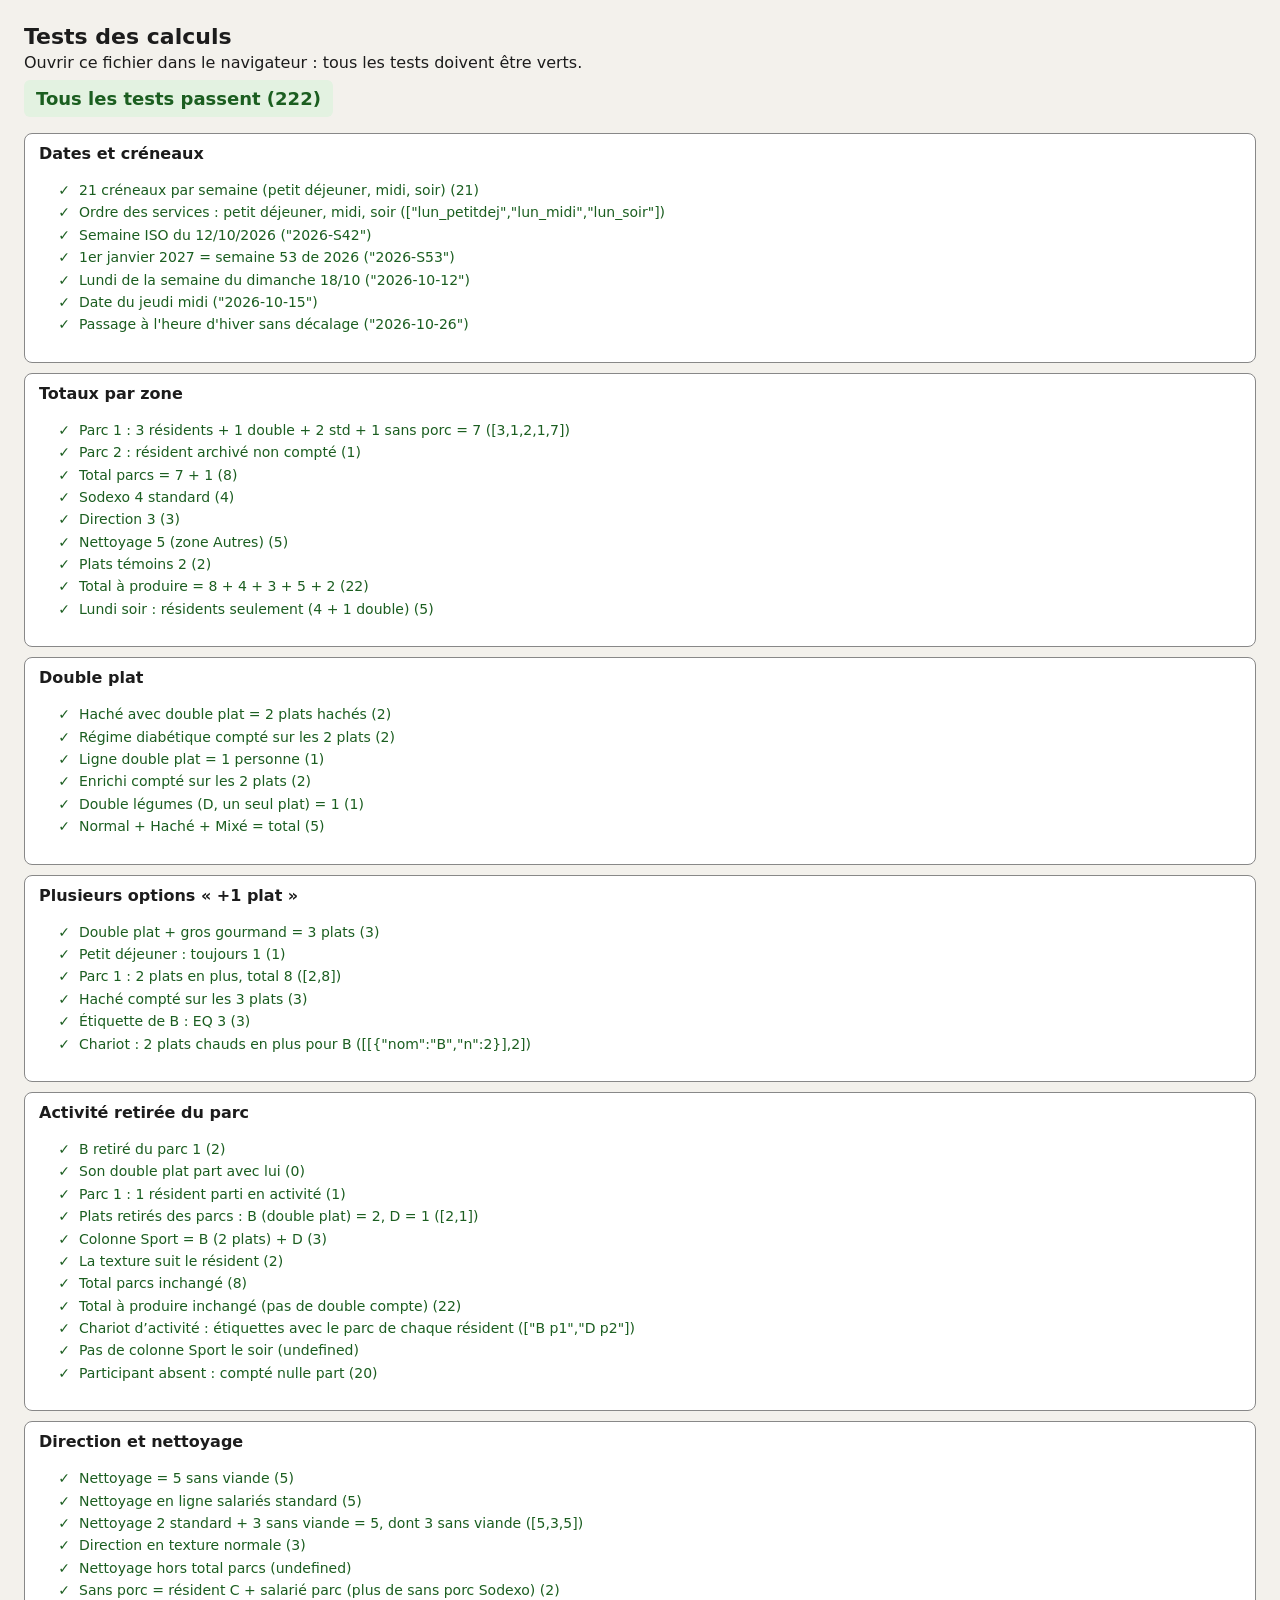
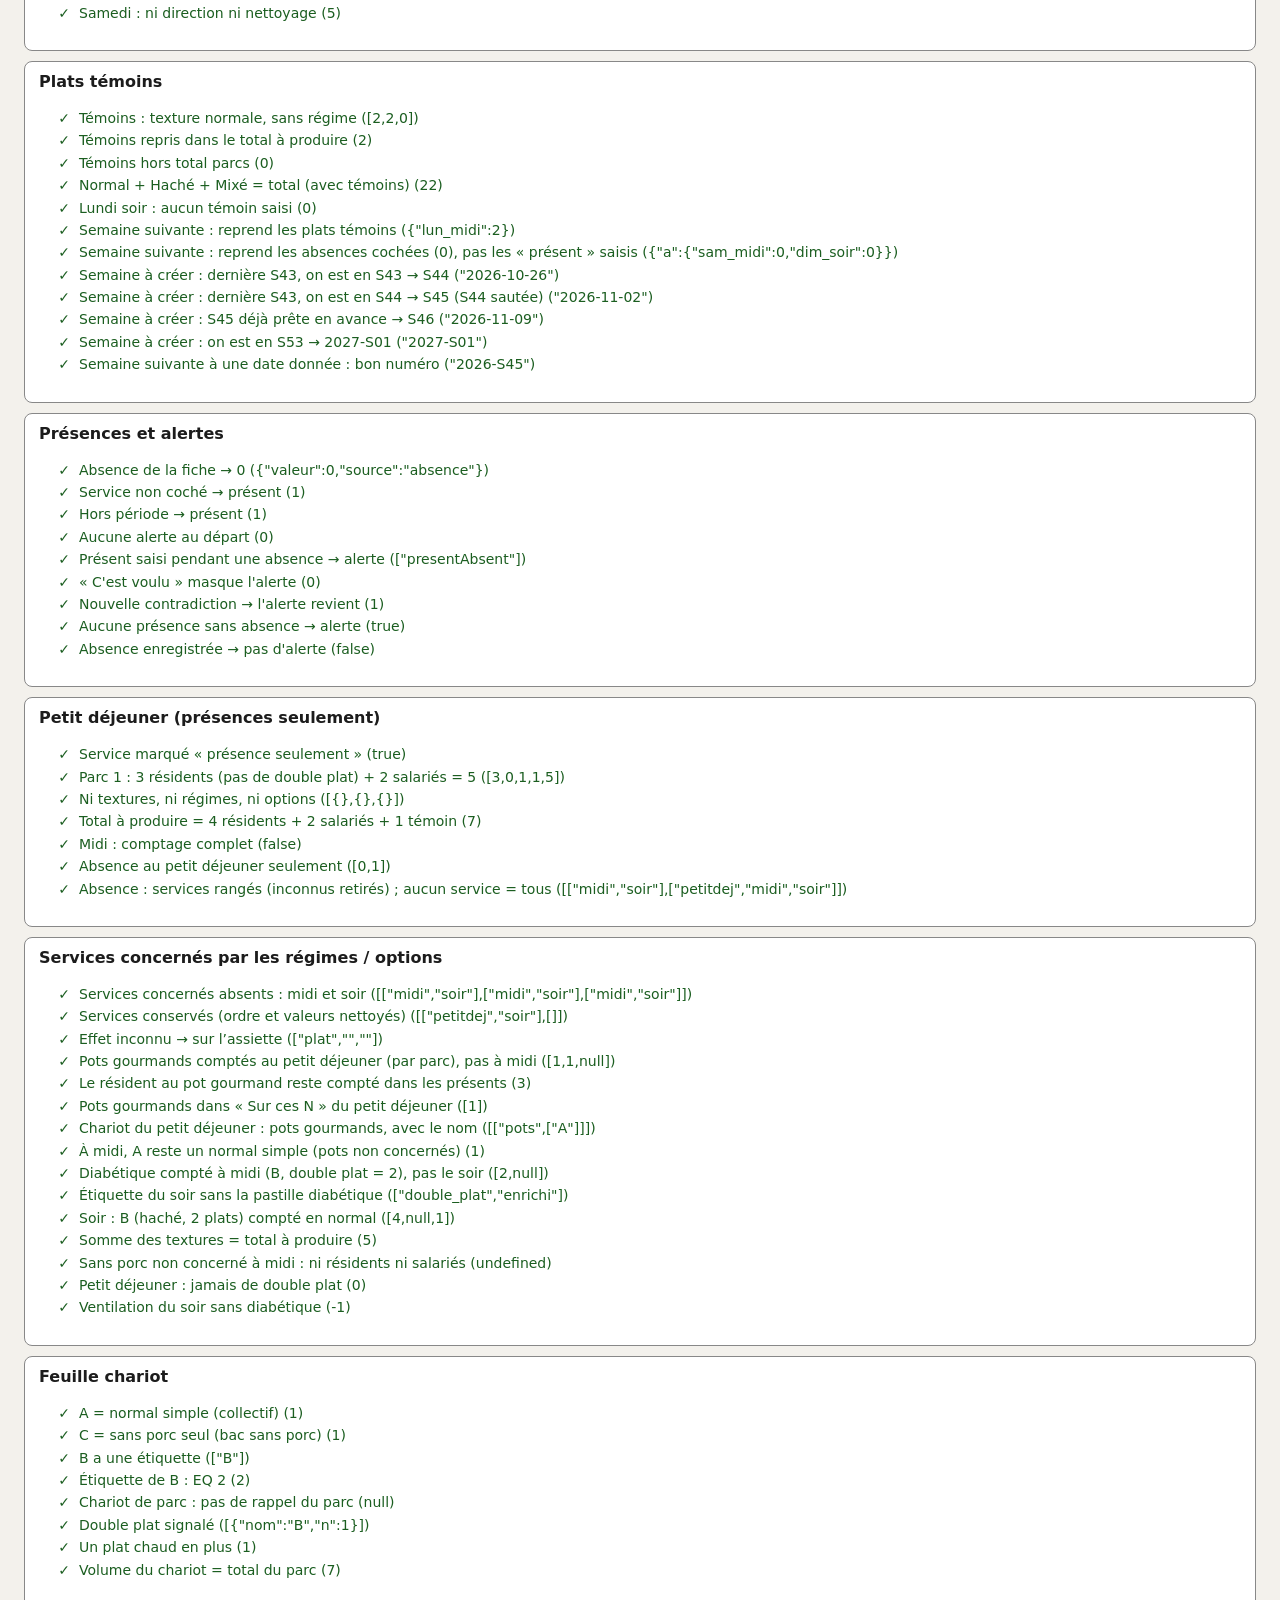
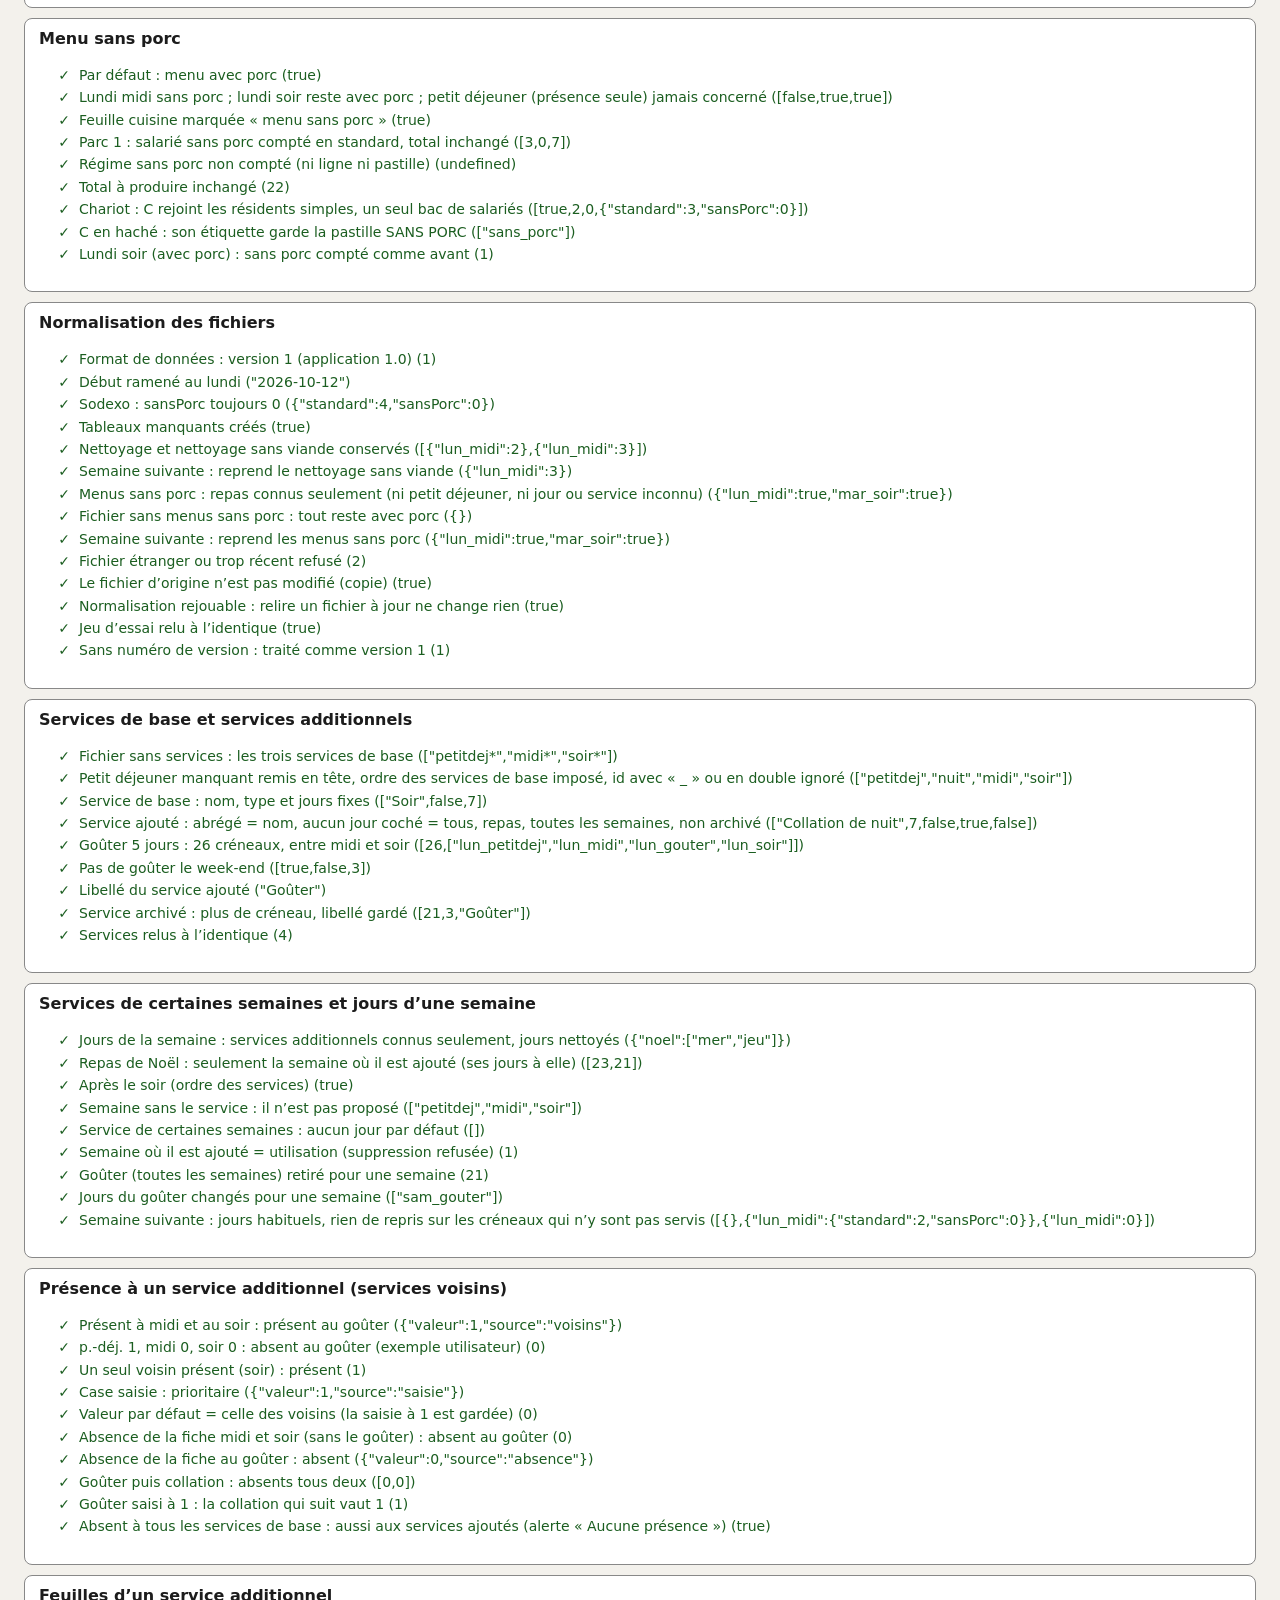
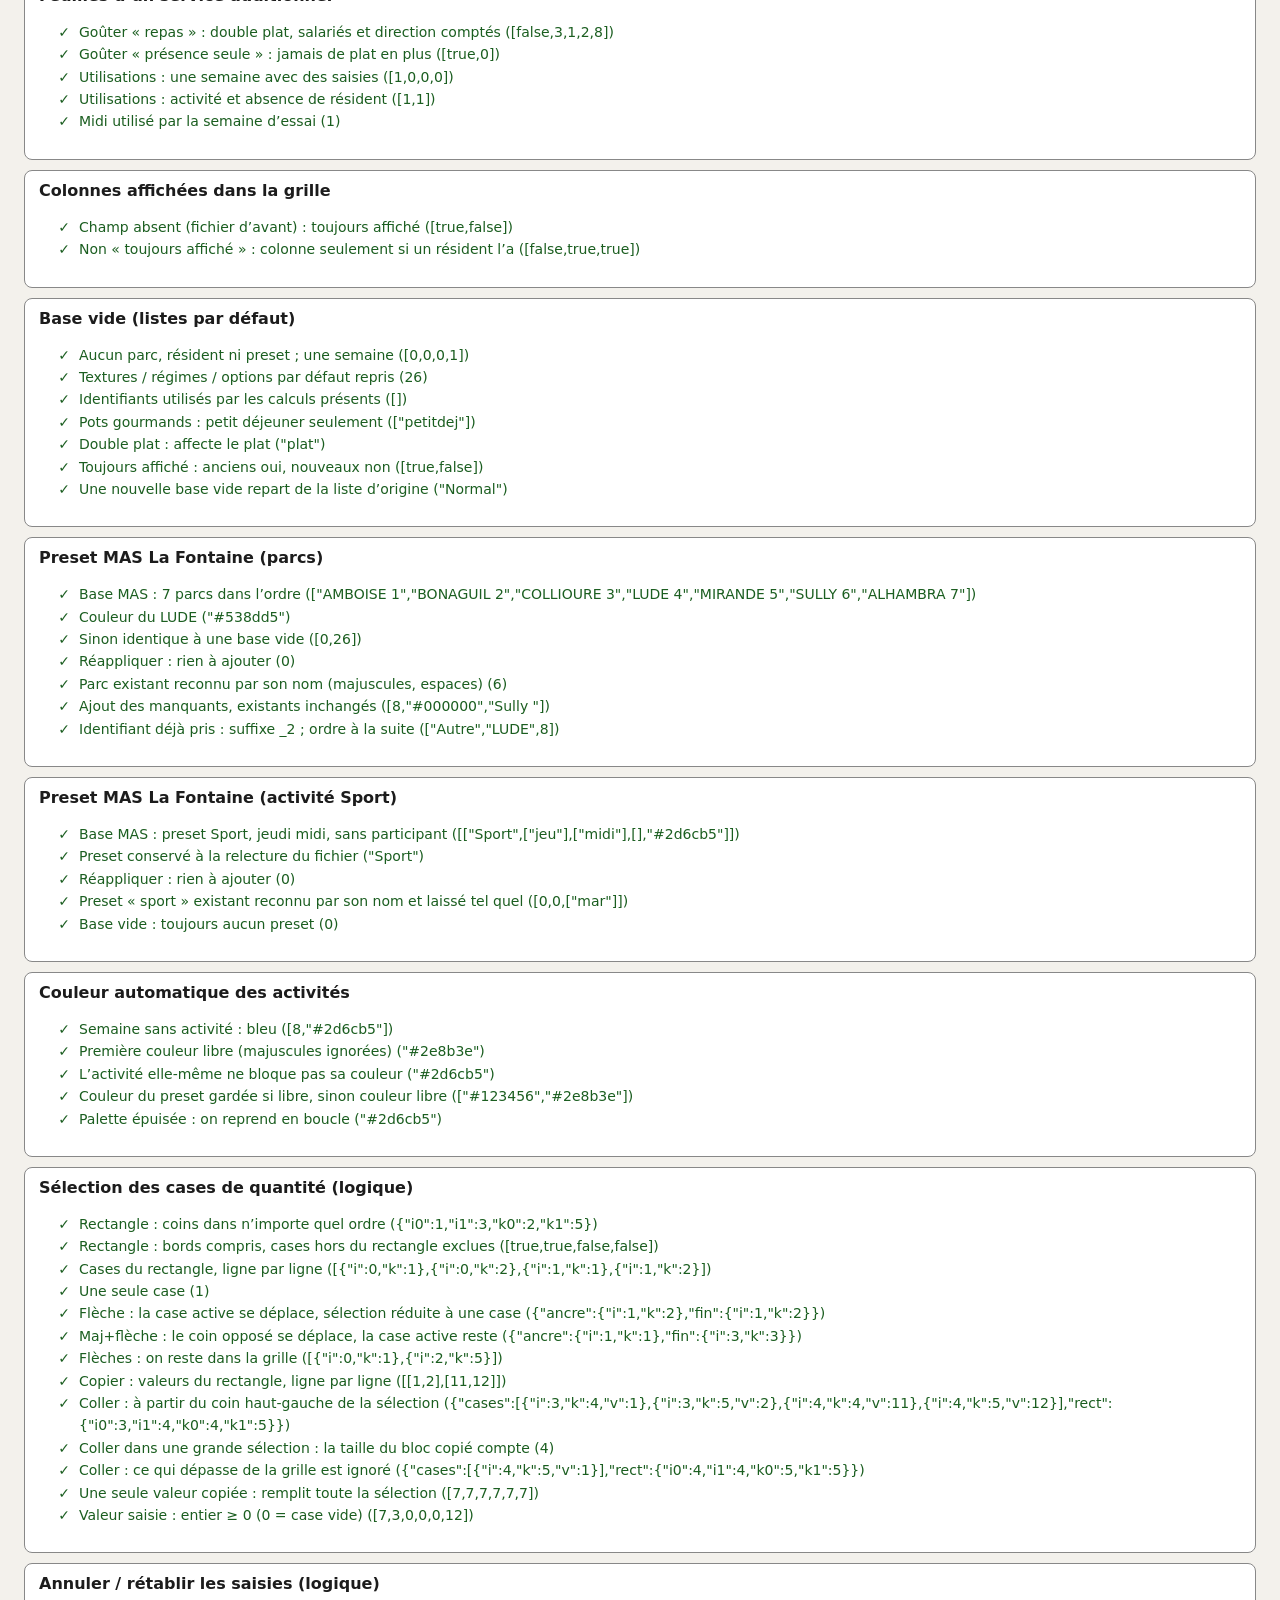
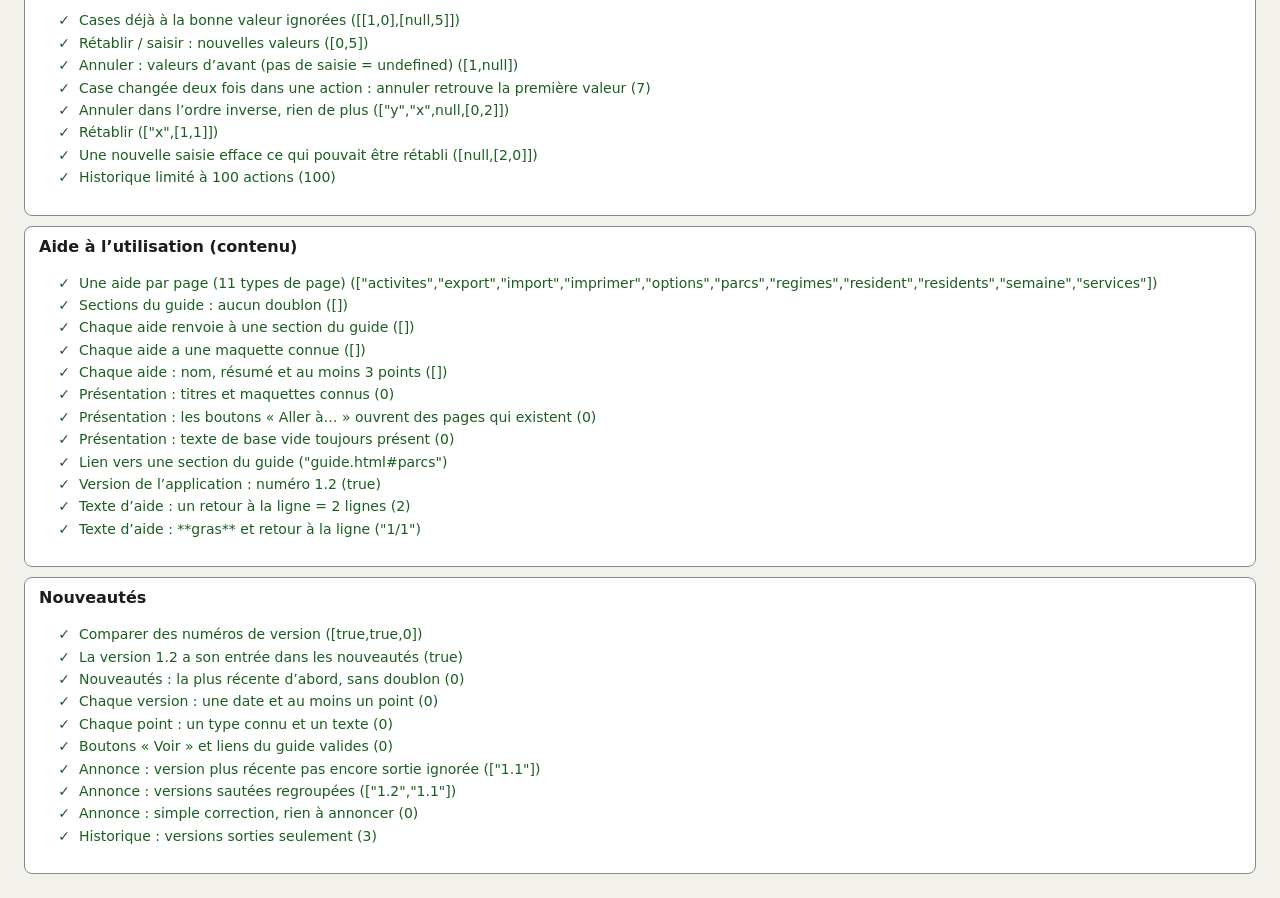
<file: src/tests.html>
<!doctype html>
<html lang="fr">
<head>
<meta charset="utf-8">
<title>Tests des calculs · Recueil Alimentation</title>
<style>
body{font-family:'Atkinson Hyperlegible','Segoe UI',system-ui,sans-serif;margin:24px;color:#1c1c1c;background:#f3f1ec}
h1{font-size:22px;margin:0 0 4px}
#resume{font-size:18px;font-weight:700;padding:8px 12px;border-radius:6px;display:inline-block;margin:8px 0 16px}
.ok{background:#e3f2e1;color:#1b5e20}.ko{background:#fbe3e3;color:#8a1c1c}
section{background:#fff;border:1px solid #888;border-radius:8px;padding:10px 14px;margin-bottom:10px}
h2{font-size:16px;margin:0 0 6px}
li{font-size:14px;line-height:1.6}
li.ko{list-style:'✗  '}li.ok{list-style:'✓  ';background:none;color:#1b5e20}
</style>
</head>
<body>
<h1>Tests des calculs</h1>
<div>Ouvrir ce fichier dans le navigateur : tous les tests doivent être verts.</div>
<div id="resume"></div>
<div id="sortie"></div>

<script src="js/data/modele.js"></script>
<script src="js/calc/calc.js"></script>
<script src="js/ui/outils.js"></script>
<script src="js/ui/selection-nombres.js"></script>
<script src="js/ui/historique.js"></script>
<script src="js/aide/contenu.js"></script>
<script src="js/aide/nouveautes.js"></script>
<script src="js/aide/illustrations.js"></script>
<script>
(function () {
  'use strict';
  var M = Recueil.Modele, C = Recueil.Calc;
  var nbOk = 0, nbKo = 0, liste = null;
  var sortie = document.getElementById('sortie');

  function groupe(titre, fn) {
    var s = document.createElement('section');
    var h = document.createElement('h2'); h.textContent = titre; s.appendChild(h);
    liste = document.createElement('ul'); s.appendChild(liste);
    sortie.appendChild(s);
    try { fn(); } catch (e) { note(false, 'Erreur : ' + e.message); }
  }
  function note(ok, texte) {
    var li = document.createElement('li'); li.className = ok ? 'ok' : 'ko'; li.textContent = texte;
    liste.appendChild(li);
    if (ok) nbOk++; else nbKo++;
  }
  function egal(obtenu, attendu, texte) {
    var ok = JSON.stringify(obtenu) === JSON.stringify(attendu);
    note(ok, texte + (ok ? ' (' + JSON.stringify(obtenu) + ')' : ' : obtenu ' + JSON.stringify(obtenu) + ', attendu ' + JSON.stringify(attendu)));
  }
  function col(f, id) { return f.colonnes.filter(function (c) { return c.id === id; })[0]; }

  // Jeu d'essai minimal : 2 parcs, référentiel réduit.
  function jeu() {
    return M.migrer({
      app: M.APP, version: 1,
      referentiels: {
        parcs: [{ id: 'p1', nom: 'Parc 1', couleur: '#fff', ordre: 1 }, { id: 'p2', nom: 'Parc 2', couleur: '#fff', ordre: 2 }],
        regimes: [
          { id: 'normal', nom: 'Normal', nature: 'texture' }, { id: 'hache', nom: 'Haché', nature: 'texture' },
          { id: 'mixe', nom: 'Mixé', nature: 'texture' },
          { id: 'sans_porc', nom: 'Sans porc', nature: 'regime' }, { id: 'sans_viande', nom: 'Sans viande', nature: 'regime' },
          { id: 'diabetique', nom: 'Diabétique', nature: 'regime' },
          { id: 'double_plat', nom: 'Double plat', nature: 'option', affecte: 'plat' },
          { id: 'double_legumes_vert', nom: 'Double légumes', nature: 'option', affecte: 'legumes' },
          { id: 'enrichi', nom: 'Enrichi', nature: 'option' }
        ]
      },
      residents: [
        { id: 'A', nom: 'A', parcId: 'p1', textureId: 'normal' },
        { id: 'B', nom: 'B', parcId: 'p1', textureId: 'hache', regimeIds: ['diabetique'], optionIds: ['double_plat', 'enrichi'] },
        { id: 'C', nom: 'C', parcId: 'p1', textureId: 'normal', regimeIds: ['sans_porc'] },
        { id: 'D', nom: 'D', parcId: 'p2', textureId: 'mixe', optionIds: ['double_legumes_vert'] },
        { id: 'E', nom: 'E', parcId: 'p2', textureId: 'normal', archive: true }
      ],
      semaines: [{ id: '2026-S42', debut: '2026-10-12',
        salaries: { p1: { lun_midi: { standard: 2, sansPorc: 1 } } },
        sodexo: { lun_midi: { standard: 4, sansPorc: 0 } },
        direction: { lun_midi: 3 }, nettoyageSansViande: { lun_midi: 5 }, temoins: { lun_midi: 2 } }]
    });
  }

  groupe('Dates et créneaux', function () {
    M.appliquerServices(null);
    egal(M.creneaux(M.semaineVide('2026-10-12')).length, 21, '21 créneaux par semaine (petit déjeuner, midi, soir)');
    egal(M.creneaux(M.semaineVide('2026-10-12')).slice(0, 3), ['lun_petitdej', 'lun_midi', 'lun_soir'], 'Ordre des services : petit déjeuner, midi, soir');
    egal(M.idSemaine('2026-10-12'), '2026-S42', 'Semaine ISO du 12/10/2026');
    egal(M.idSemaine('2027-01-01'), '2026-S53', '1er janvier 2027 = semaine 53 de 2026');
    egal(M.lundiDe('2026-10-18'), '2026-10-12', 'Lundi de la semaine du dimanche 18/10');
    egal(M.dateDuCreneau({ debut: '2026-10-12' }, 'jeu_midi'), '2026-10-15', 'Date du jeudi midi');
    egal(M.ajouterJours('2026-10-24', 2), '2026-10-26', 'Passage à l\'heure d\'hiver sans décalage');
  });

  groupe('Totaux par zone', function () {
    var d = jeu(), s = d.semaines[0];
    var f = C.feuilleJour(d, s, 'lun_midi');
    var p1 = col(f, 'p1').c, p2 = col(f, 'p2').c;
    egal([p1.residents, p1.platsEnPlus, p1.salStd, p1.salSansPorc, p1.total], [3, 1, 2, 1, 7], 'Parc 1 : 3 résidents + 1 double + 2 std + 1 sans porc = 7');
    egal(p2.total, 1, 'Parc 2 : résident archivé non compté');
    egal(col(f, 'totalParcs').c.total, 8, 'Total parcs = 7 + 1');
    egal(col(f, 'sodexo').c.total, 4, 'Sodexo 4 standard');
    egal(col(f, 'direction').c.total, 3, 'Direction 3');
    egal(col(f, 'nettoyage').c.total, 5, 'Nettoyage 5 (zone Autres)');
    egal(col(f, 'temoins').c.total, 2, 'Plats témoins 2');
    egal(f.total.total, 22, 'Total à produire = 8 + 4 + 3 + 5 + 2');
    egal(C.feuilleJour(d, s, 'lun_soir').total.total, 5, 'Lundi soir : résidents seulement (4 + 1 double)');
  });

  groupe('Double plat', function () {
    var d = jeu(), f = C.feuilleJour(d, d.semaines[0], 'lun_soir');
    var p1 = col(f, 'p1').c;
    egal(p1.tex.hache, 2, 'Haché avec double plat = 2 plats hachés');
    egal(p1.reg.diabetique, 2, 'Régime diabétique compté sur les 2 plats');
    egal(p1.opt.double_plat, 1, 'Ligne double plat = 1 personne');
    egal(p1.opt.enrichi, 2, 'Enrichi compté sur les 2 plats');
    egal(col(f, 'p2').c.opt.double_legumes_vert, 1, 'Double légumes (D, un seul plat) = 1');
    var t = f.total;
    egal((t.tex.normal || 0) + (t.tex.hache || 0) + (t.tex.mixe || 0), t.total, 'Normal + Haché + Mixé = total');
  });

  groupe('Plusieurs options « +1 plat »', function () {
    var d = jeu(), s = d.semaines[0];
    d.referentiels.regimes.push({ id: 'gros', nom: 'Gros gourmand', nature: 'option', affecte: 'plat' });
    d.residents[1].optionIds.push('gros');
    var refs = M.refs(d);
    egal(C.poids(d.residents[1], refs, 'midi'), 3, 'Double plat + gros gourmand = 3 plats');
    egal(C.poids(d.residents[1], refs, 'petitdej'), 1, 'Petit déjeuner : toujours 1');
    var f = C.feuilleJour(d, s, 'lun_midi'), p1 = col(f, 'p1').c;
    egal([p1.platsEnPlus, p1.total], [2, 8], 'Parc 1 : 2 plats en plus, total 8');
    egal(p1.tex.hache, 3, 'Haché compté sur les 3 plats');
    var ch = C.chariot(d, s, 'lun_midi', col(f, 'p1'));
    egal(ch.etiquettes[0].eq, 3, 'Étiquette de B : EQ 3');
    egal([ch.doubles, ch.platsEnPlus], [[{ nom: 'B', n: 2 }], 2], 'Chariot : 2 plats chauds en plus pour B');
  });

  groupe('Activité retirée du parc', function () {
    var d = jeu(), s = d.semaines[0];
    s.activites.push({ id: 'act', nom: 'Sport', jour: 'lun', service: 'midi', participantIds: ['B', 'D'], presetId: null });
    var f = C.feuilleJour(d, s, 'lun_midi');
    egal(col(f, 'p1').c.residents, 2, 'B retiré du parc 1');
    egal(col(f, 'p1').c.platsEnPlus, 0, 'Son double plat part avec lui');
    egal(col(f, 'p1').partis.length, 1, 'Parc 1 : 1 résident parti en activité');
    egal([col(f, 'p1').platsPartis, col(f, 'p2').platsPartis], [2, 1], 'Plats retirés des parcs : B (double plat) = 2, D = 1');
    egal(col(f, 'act').c.total, 3, 'Colonne Sport = B (2 plats) + D');
    egal(col(f, 'act').c.tex.hache, 2, 'La texture suit le résident');
    egal(col(f, 'totalParcs').c.total, 8, 'Total parcs inchangé');
    egal(f.total.total, 22, 'Total à produire inchangé (pas de double compte)');
    egal(C.chariot(d, s, 'lun_midi', col(f, 'act')).etiquettes.map(function (e) { return e.nom + ' ' + e.parc.id; }),
      ['B p1', 'D p2'], 'Chariot d’activité : étiquettes avec le parc de chaque résident');
    egal(col(C.feuilleJour(d, s, 'lun_soir'), 'act'), undefined, 'Pas de colonne Sport le soir');
    s.presences.B = { lun_midi: 0 };
    egal(C.feuilleJour(d, s, 'lun_midi').total.total, 20, 'Participant absent : compté nulle part');
  });

  groupe('Direction et nettoyage', function () {
    var d = jeu(), f = C.feuilleJour(d, d.semaines[0], 'lun_midi');
    egal(col(f, 'nettoyage').c.reg.sans_viande, 5, 'Nettoyage = 5 sans viande');
    egal(col(f, 'nettoyage').c.salStd, 5, 'Nettoyage en ligne salariés standard');
    var d2 = M.migrer({ app: M.APP, version: M.VERSION, referentiels: d.referentiels,
      semaines: [{ debut: '2026-10-12', nettoyage: { lun_midi: 2 }, nettoyageSansViande: { lun_midi: 3 } }] });
    var n2 = col(C.feuilleJour(d2, d2.semaines[0], 'lun_midi'), 'nettoyage').c;
    egal([n2.total, n2.reg.sans_viande, n2.tex.normal], [5, 3, 5], 'Nettoyage 2 standard + 3 sans viande = 5, dont 3 sans viande');
    egal(col(f, 'direction').c.tex.normal, 3, 'Direction en texture normale');
    egal(col(f, 'totalParcs').c.reg.sans_viande, undefined, 'Nettoyage hors total parcs');
    egal(f.total.reg.sans_porc, 1 + 1, 'Sans porc = résident C + salarié parc (plus de sans porc Sodexo)');
    egal(C.feuilleJour(d, d.semaines[0], 'sam_midi').total.total, 5, 'Samedi : ni direction ni nettoyage');
  });

  groupe('Plats témoins', function () {
    var d = jeu(), s = d.semaines[0], f = C.feuilleJour(d, s, 'lun_midi');
    var t = col(f, 'temoins').c;
    egal([t.temoins, t.tex.normal, Object.keys(t.reg).length], [2, 2, 0], 'Témoins : texture normale, sans régime');
    egal(f.total.temoins, 2, 'Témoins repris dans le total à produire');
    egal(col(f, 'totalParcs').c.temoins, 0, 'Témoins hors total parcs');
    var t2 = f.total;
    egal((t2.tex.normal || 0) + (t2.tex.hache || 0) + (t2.tex.mixe || 0), t2.total, 'Normal + Haché + Mixé = total (avec témoins)');
    egal(C.feuilleJour(d, s, 'lun_soir').total.temoins, 0, 'Lundi soir : aucun témoin saisi');
    egal(M.semaineSuivante(s).temoins, { lun_midi: 2 }, 'Semaine suivante : reprend les plats témoins');
    egal(M.semaineSuivante({ debut: '2026-10-12', presences: { a: { sam_midi: 0, dim_soir: 0, lun_midi: 1 }, b: { lun_soir: 1 } } }).presences,
      { a: { sam_midi: 0, dim_soir: 0 } }, 'Semaine suivante : reprend les absences cochées (0), pas les « présent » saisis');
    var s43 = { debut: '2026-10-19' };
    egal(M.debutSemaineACreer(s43, '2026-10-24'), '2026-10-26', 'Semaine à créer : dernière S43, on est en S43 → S44');
    egal(M.debutSemaineACreer(s43, '2026-10-28'), '2026-11-02', 'Semaine à créer : dernière S43, on est en S44 → S45 (S44 sautée)');
    egal(M.debutSemaineACreer({ debut: '2026-11-02' }, '2026-10-24'), '2026-11-09', 'Semaine à créer : S45 déjà prête en avance → S46');
    egal(M.idSemaine(M.debutSemaineACreer({ debut: '2026-12-21' }, '2026-12-31')), '2027-S01', 'Semaine à créer : on est en S53 → 2027-S01');
    egal(M.semaineSuivante(s, '2026-11-02').id, '2026-S45', 'Semaine suivante à une date donnée : bon numéro');
  });

  groupe('Présences et alertes', function () {
    var d = jeu(), s = d.semaines[0], A = d.residents[0];
    A.absences.push({ debut: '2026-10-13', fin: '2026-10-14', services: ['midi'] });
    egal(C.presence(s, A, 'mar_midi'), { valeur: 0, source: 'absence' }, 'Absence de la fiche → 0');
    egal(C.presence(s, A, 'mar_soir').valeur, 1, 'Service non coché → présent');
    egal(C.presence(s, A, 'jeu_midi').valeur, 1, 'Hors période → présent');
    egal(C.alertes(d, s).length, 0, 'Aucune alerte au départ');
    s.presences.A = { mar_midi: 1 };
    var al = C.alertes(d, s);
    egal(al.map(function (a) { return a.type; }), ['presentAbsent'], 'Présent saisi pendant une absence → alerte');
    s.alertesTraitees.push({ cle: al[0].cle, statut: 'voulu' });
    egal(C.alertesVisibles(d, s).length, 0, '« C\'est voulu » masque l\'alerte');
    s.presences.A.mer_midi = 1;
    egal(C.alertesVisibles(d, s).length, 1, 'Nouvelle contradiction → l\'alerte revient');
    var Cr = d.residents[2];
    s.presences.C = {};
    M.creneaux(s).forEach(function (c) { s.presences.C[c] = 0; });
    egal(C.alertes(d, s).some(function (a) { return a.type === 'aucunePresence' && a.residentId === 'C'; }), true, 'Aucune présence sans absence → alerte');
    Cr.absences.push({ debut: '2026-10-01', fin: '2026-10-30', services: ['midi', 'soir'] });
    egal(C.alertes(d, s).some(function (a) { return a.type === 'aucunePresence'; }), false, 'Absence enregistrée → pas d\'alerte');
  });

  groupe('Petit déjeuner (présences seulement)', function () {
    var d = jeu(), s = d.semaines[0];
    s.salaries.p1.lun_petitdej = { standard: 1, sansPorc: 1 };
    s.temoins.lun_petitdej = 1;
    var f = C.feuilleJour(d, s, 'lun_petitdej'), p1 = col(f, 'p1').c;
    egal(f.presenceSeule, true, 'Service marqué « présence seulement »');
    egal([p1.residents, p1.platsEnPlus, p1.salStd, p1.salSansPorc, p1.total], [3, 0, 1, 1, 5], 'Parc 1 : 3 résidents (pas de double plat) + 2 salariés = 5');
    egal([p1.tex, p1.reg, p1.opt], [{}, {}, {}], 'Ni textures, ni régimes, ni options');
    egal(f.total.total, 3 + 2 + 1 + 1, 'Total à produire = 4 résidents + 2 salariés + 1 témoin');
    egal(C.feuilleJour(d, s, 'lun_midi').presenceSeule, false, 'Midi : comptage complet');
    var A = d.residents[0];
    A.absences.push({ debut: '2026-10-13', fin: '2026-10-13', services: ['petitdej'] });
    egal([C.presence(s, A, 'mar_petitdej').valeur, C.presence(s, A, 'mar_midi').valeur], [0, 1], 'Absence au petit déjeuner seulement');
    var ab = M.migrer({ app: M.APP, version: M.VERSION, residents: [{ id: 'X', absences: [
      { debut: '2026-10-12', fin: '2026-10-13', services: ['soir', 'midi', 'zzz'] },
      { debut: '2026-10-15', fin: '2026-10-15' }] }] });
    egal(ab.residents[0].absences.map(function (a) { return a.services; }), [['midi', 'soir'], ['petitdej', 'midi', 'soir']],
      'Absence : services rangés (inconnus retirés) ; aucun service = tous');
  });

  groupe('Services concernés par les régimes / options', function () {
    var d = jeu(), s = d.semaines[0], refs = M.refs(d);
    egal([refs.normal.services, refs.diabetique.services, refs.double_plat.services], [['midi', 'soir'], ['midi', 'soir'], ['midi', 'soir']],
      'Services concernés absents : midi et soir');
    var v = M.migrer({ app: M.APP, version: M.VERSION, referentiels: { regimes: [{ id: 'x', nature: 'regime', services: ['soir', 'petitdej', 'zzz'] }, { id: 'y', nature: 'regime', services: [] }] } });
    egal(v.referentiels.regimes.map(function (g) { return g.services; }), [['petitdej', 'soir'], []], 'Services conservés (ordre et valeurs nettoyés)');
    var effets = M.migrer({ app: M.APP, version: M.VERSION, referentiels: { regimes: ['plat', 'autre', ''].map(function (a, i) {
      return { id: 'o' + i, nature: 'option', affecte: a, services: ['midi'] }; }) } });
    egal(effets.referentiels.regimes.map(function (g) { return g.affecte; }), ['plat', '', ''], 'Effet inconnu → sur l’assiette');

    // Pots gourmands : alternative du petit déjeuner (option d'assiette), petit déjeuner seulement.
    d.referentiels.regimes.push({ id: 'pots', nom: 'Pots gourmands', nature: 'option', affecte: '', couleur: '#eee', services: ['petitdej'] });
    d.residents[0].optionIds.push('pots');
    var pd = C.feuilleJour(d, s, 'lun_petitdej'), mi = C.feuilleJour(d, s, 'lun_midi');
    egal([col(pd, 'p1').c.opt.pots, pd.total.opt.pots, mi.total.opt.pots], [1, 1, undefined], 'Pots gourmands comptés au petit déjeuner (par parc), pas à midi');
    egal(col(pd, 'p1').c.residents, 3, 'Le résident au pot gourmand reste compté dans les présents');
    egal(C.ventilation(d, pd.total, 'petitdej').filter(function (v) { return v.id === 'pots'; }).map(function (v) { return v.valeur; }), [1],
      'Pots gourmands dans « Sur ces N » du petit déjeuner');
    egal(C.particularites(d, 'lun_petitdej', col(pd, 'p1')).map(function (x) { return [x.regime.id, x.noms]; }), [['pots', ['A']]],
      'Chariot du petit déjeuner : pots gourmands, avec le nom');
    egal(C.chariot(d, s, 'lun_midi', col(mi, 'p1')).normauxSimples, 1, 'À midi, A reste un normal simple (pots non concernés)');

    // Diabétique décoché pour le soir.
    refs.diabetique.services = ['midi'];
    egal([C.feuilleJour(d, s, 'lun_midi').total.reg.diabetique, C.feuilleJour(d, s, 'lun_soir').total.reg.diabetique], [2, undefined],
      'Diabétique compté à midi (B, double plat = 2), pas le soir');
    var so = C.feuilleJour(d, s, 'lun_soir');
    egal(C.chariot(d, s, 'lun_soir', col(so, 'p1')).etiquettes[0].tags.map(function (g) { return g.id; }), ['double_plat', 'enrichi'],
      'Étiquette du soir sans la pastille diabétique');

    // Texture Haché décochée pour le soir : B compté en texture par défaut ; Normal + Haché + Mixé = total.
    refs.hache.services = ['midi'];
    so = C.feuilleJour(d, s, 'lun_soir');
    var t = so.total.tex;
    egal([t.normal, t.hache, t.mixe], [4, undefined, 1], 'Soir : B (haché, 2 plats) compté en normal');
    egal((t.normal || 0) + (t.hache || 0) + (t.mixe || 0), so.total.total, 'Somme des textures = total à produire');

    // Sans porc décoché pour midi : les salariés sans porc ne sont plus comptés dans le régime.
    refs.sans_porc.services = ['soir'];
    egal(C.feuilleJour(d, s, 'lun_midi').total.reg.sans_porc, undefined, 'Sans porc non concerné à midi : ni résidents ni salariés');

    // Double plat coché pour le petit déjeuner : pas de double (service « présence seulement »).
    refs.double_plat.services = ['petitdej', 'midi', 'soir'];
    egal(col(C.feuilleJour(d, s, 'lun_petitdej'), 'p1').c.platsEnPlus, 0, 'Petit déjeuner : jamais de double plat');
    egal(C.ventilation(d, C.feuilleJour(d, s, 'lun_soir').total, 'soir').map(function (v) { return v.id; }).indexOf('diabetique'), -1,
      'Ventilation du soir sans diabétique');
  });

  groupe('Feuille chariot', function () {
    var d = jeu(), f = C.feuilleJour(d, d.semaines[0], 'lun_midi');
    var ch = C.chariot(d, d.semaines[0], 'lun_midi', col(f, 'p1'));
    egal(ch.normauxSimples, 1, 'A = normal simple (collectif)');
    egal(ch.sansPorcSeuls, 1, 'C = sans porc seul (bac sans porc)');
    egal(ch.etiquettes.map(function (e) { return e.nom; }), ['B'], 'B a une étiquette');
    egal(ch.etiquettes[0].eq, 2, 'Étiquette de B : EQ 2');
    egal(ch.etiquettes[0].parc, null, 'Chariot de parc : pas de rappel du parc');
    egal(ch.doubles, [{ nom: 'B', n: 1 }], 'Double plat signalé');
    egal(ch.platsEnPlus, 1, 'Un plat chaud en plus');
    egal(ch.volume, 7, 'Volume du chariot = total du parc');
  });

  groupe('Menu sans porc', function () {
    var d = jeu(), s = d.semaines[0];
    egal(M.menuAvecPorc(s, 'lun_midi'), true, 'Par défaut : menu avec porc');
    s.menuSansPorc.lun_midi = true; s.menuSansPorc.lun_petitdej = true;
    egal([M.menuAvecPorc(s, 'lun_midi'), M.menuAvecPorc(s, 'lun_soir'), M.menuAvecPorc(s, 'lun_petitdej')], [false, true, true],
      'Lundi midi sans porc ; lundi soir reste avec porc ; petit déjeuner (présence seule) jamais concerné');
    var f = C.feuilleJour(d, s, 'lun_midi'), p1 = col(f, 'p1').c;
    egal(f.menuSansPorc, true, 'Feuille cuisine marquée « menu sans porc »');
    egal([p1.salStd, p1.salSansPorc, p1.total], [3, 0, 7], 'Parc 1 : salarié sans porc compté en standard, total inchangé');
    egal(f.total.reg.sans_porc, undefined, 'Régime sans porc non compté (ni ligne ni pastille)');
    egal(f.total.total, 22, 'Total à produire inchangé');
    var ch = C.chariot(d, s, 'lun_midi', col(f, 'p1'));
    egal([ch.menuSansPorc, ch.normauxSimples, ch.sansPorcSeuls, ch.salaries], [true, 2, 0, { standard: 3, sansPorc: 0 }],
      'Chariot : C rejoint les résidents simples, un seul bac de salariés');
    d.residents[2].textureId = 'hache';
    f = C.feuilleJour(d, s, 'lun_midi');
    ch = C.chariot(d, s, 'lun_midi', col(f, 'p1'));
    egal(ch.etiquettes.filter(function (e) { return e.nom === 'C'; })[0].tags.map(function (g) { return g.id; }), ['sans_porc'],
      'C en haché : son étiquette garde la pastille SANS PORC');
    egal(C.feuilleJour(d, s, 'lun_soir').total.reg.sans_porc, 1, 'Lundi soir (avec porc) : sans porc compté comme avant');
  });

  groupe('Normalisation des fichiers', function () {
    egal(M.VERSION, 1, 'Format de données : version 1 (application 1.0)');
    var m = M.migrer({ app: M.APP, version: 1, semaines: [{ debut: '2026-10-14', sodexo: { lun_midi: { standard: 4 } } }] });
    egal(m.semaines[0].debut, '2026-10-12', 'Début ramené au lundi');
    egal(m.semaines[0].sodexo.lun_midi, { standard: 4, sansPorc: 0 }, 'Sodexo : sansPorc toujours 0');
    egal(Array.isArray(m.residents) && Array.isArray(m.presetsActivites), true, 'Tableaux manquants créés');
    var n = M.migrer({ app: M.APP, version: 1, semaines: [{ debut: '2026-10-12', nettoyage: { lun_midi: 2 }, nettoyageSansViande: { lun_midi: 3 } }] }).semaines[0];
    egal([n.nettoyage, n.nettoyageSansViande], [{ lun_midi: 2 }, { lun_midi: 3 }], 'Nettoyage et nettoyage sans viande conservés');
    egal(M.semaineSuivante(n).nettoyageSansViande, { lun_midi: 3 }, 'Semaine suivante : reprend le nettoyage sans viande');
    var p = M.migrer({ app: M.APP, version: 1, semaines: [{ debut: '2026-10-12',
      menuSansPorc: { lun_midi: true, mar_soir: 1, lun_petitdej: true, xyz_midi: true, mer_midi: false, jeu_inconnu: true } }] }).semaines[0];
    egal(p.menuSansPorc, { lun_midi: true, mar_soir: true }, 'Menus sans porc : repas connus seulement (ni petit déjeuner, ni jour ou service inconnu)');
    egal(M.migrer({ app: M.APP, version: 1, semaines: [{ debut: '2026-10-12' }] }).semaines[0].menuSansPorc, {},
      'Fichier sans menus sans porc : tout reste avec porc');
    egal(M.semaineSuivante(p).menuSansPorc, { lun_midi: true, mar_soir: true }, 'Semaine suivante : reprend les menus sans porc');
    var refus = 0;
    try { M.migrer({ app: 'autre' }); } catch (e) { refus++; }
    try { M.migrer({ app: M.APP, version: 2 }); } catch (e) { refus++; }
    egal(refus, 2, 'Fichier étranger ou trop récent refusé');
    var brut = { app: M.APP, version: 1, semaines: [{ debut: '2026-10-12' }] };
    var avant = JSON.stringify(brut);
    var ch = M.migrer(brut);
    egal(JSON.stringify(brut) === avant, true, 'Le fichier d’origine n’est pas modifié (copie)');
    egal(JSON.stringify(M.migrer(ch)) === JSON.stringify(ch), true, 'Normalisation rejouable : relire un fichier à jour ne change rien');
    var j = jeu();
    egal(JSON.stringify(M.migrer(M.copie(j))) === JSON.stringify(j), true, 'Jeu d’essai relu à l’identique');
    egal(M.migrer({ app: M.APP }).version, M.VERSION, 'Sans numéro de version : traité comme version 1');
  });

  // Jeu d'essai + un goûter (repas) entre midi et soir, du lundi au vendredi.
  function jeuGouter() {
    var d = jeu();
    d.referentiels.services.splice(2, 0, { id: 'gouter', nom: 'Goûter', court: 'goûter', jours: ['lun', 'mar', 'mer', 'jeu', 'ven'] });
    d.referentiels.regimes.forEach(function (g) { g.services.push('gouter'); }); // concernés comme à midi
    return M.migrer(d);
  }

  groupe('Services de base et services additionnels', function () {
    var d = jeu();
    egal(d.referentiels.services.map(function (s) { return s.id + (s.base ? '*' : ''); }), ['petitdej*', 'midi*', 'soir*'],
      'Fichier sans services : les trois services de base');
    var m = M.migrer({ app: M.APP, version: 1, referentiels: { services: [
      { id: 'nuit', nom: 'Collation de nuit', jours: [] }, { id: 'soir', nom: 'Renommé', presenceSeule: true }, { id: 'midi' },
      { id: 'a_b', nom: 'Mauvais id' }, { id: 'nuit', nom: 'Doublon' }] } });
    egal(m.referentiels.services.map(function (s) { return s.id; }), ['petitdej', 'nuit', 'midi', 'soir'],
      'Petit déjeuner manquant remis en tête, ordre des services de base imposé, id avec « _ » ou en double ignoré');
    var soir = m.referentiels.services[3], nuit = m.referentiels.services[1];
    egal([soir.nom, soir.presenceSeule, soir.jours.length], ['Soir', false, 7], 'Service de base : nom, type et jours fixes');
    egal([nuit.court, nuit.jours.length, nuit.presenceSeule, nuit.permanent, nuit.archive], ['Collation de nuit', 7, false, true, false],
      'Service ajouté : abrégé = nom, aucun jour coché = tous, repas, toutes les semaines, non archivé');

    d = jeuGouter();
    var s = d.semaines[0], cr = M.creneaux(s);
    egal([cr.length, cr.slice(0, 4)], [26, ['lun_petitdej', 'lun_midi', 'lun_gouter', 'lun_soir']],
      'Goûter 5 jours : 26 créneaux, entre midi et soir');
    egal([M.estActif(s, 'ven', 'gouter'), M.estActif(s, 'sam', 'gouter'), M.servicesDuJour(s, 'sam').length], [true, false, 3], 'Pas de goûter le week-end');
    egal(M.service('gouter').nom, 'Goûter', 'Libellé du service ajouté');
    d.referentiels.services[2].archive = true;
    M.appliquerServices(d);
    egal([M.creneaux(s).length, M.SERVICES.length, M.service('gouter').nom], [21, 3, 'Goûter'],
      'Service archivé : plus de créneau, libellé gardé');
    d.referentiels.services[2].archive = false;
    M.appliquerServices(d);
    egal(M.migrer(M.copie(d)).referentiels.services.length, 4, 'Services relus à l’identique');
  });

  groupe('Services de certaines semaines et jours d’une semaine', function () {
    var d = jeu();
    d.referentiels.services.push({ id: 'noel', nom: 'Repas de Noël', jours: ['jeu', 'ven'], permanent: false });
    d.semaines.push(M.semaineVide('2026-10-19'));
    d.semaines[0].servicesSemaine = { noel: ['mer', 'jeu', 'zz'], inconnu: ['lun'], midi: ['lun'] };
    d = M.migrer(d);
    var s42 = d.semaines[0], s43 = d.semaines[1];
    egal(s42.servicesSemaine, { noel: ['mer', 'jeu'] }, 'Jours de la semaine : services additionnels connus seulement, jours nettoyés');
    egal([M.creneaux(s42).length, M.creneaux(s43).length], [23, 21], 'Repas de Noël : seulement la semaine où il est ajouté (ses jours à elle)');
    egal(M.creneaux(s42).indexOf('mer_noel') > M.creneaux(s42).indexOf('mer_soir'), true, 'Après le soir (ordre des services)');
    egal(M.servicesDeLaSemaine(s43).map(function (x) { return x.id; }), ['petitdej', 'midi', 'soir'], 'Semaine sans le service : il n’est pas proposé');
    egal(M.joursHabituels(M.service('noel')), [], 'Service de certaines semaines : aucun jour par défaut');
    egal(M.utilisationsService(d, 'noel').semaines, 1, 'Semaine où il est ajouté = utilisation (suppression refusée)');

    var g = jeuGouter(), s = g.semaines[0];
    s.servicesSemaine.gouter = [];
    egal(M.creneaux(s).length, 21, 'Goûter (toutes les semaines) retiré pour une semaine');
    s.servicesSemaine.gouter = ['sam'];
    egal(M.creneaux(s).filter(function (c) { return c.indexOf('gouter') > 0; }), ['sam_gouter'], 'Jours du goûter changés pour une semaine');
    s.salaries.p1 = { sam_gouter: { standard: 1, sansPorc: 0 }, lun_midi: { standard: 2, sansPorc: 0 } };
    s.presences.A = { sam_gouter: 0, lun_midi: 0 };
    var n = M.semaineSuivante(s);
    egal([n.servicesSemaine, n.salaries.p1, n.presences.A], [{}, { lun_midi: { standard: 2, sansPorc: 0 } }, { lun_midi: 0 }],
      'Semaine suivante : jours habituels, rien de repris sur les créneaux qui n’y sont pas servis');
  });

  groupe('Présence à un service additionnel (services voisins)', function () {
    var d = jeuGouter(), s = d.semaines[0], A = d.residents[0];
    egal(C.presence(s, A, 'lun_gouter'), { valeur: 1, source: 'voisins' }, 'Présent à midi et au soir : présent au goûter');
    s.presences.A = { lun_midi: 0, lun_soir: 0 };
    egal(C.presence(s, A, 'lun_gouter').valeur, 0, 'p.-déj. 1, midi 0, soir 0 : absent au goûter (exemple utilisateur)');
    s.presences.A = { lun_midi: 0 };
    egal(C.presence(s, A, 'lun_gouter').valeur, 1, 'Un seul voisin présent (soir) : présent');
    s.presences.A = { lun_midi: 0, lun_soir: 0, lun_gouter: 1 };
    egal(C.presence(s, A, 'lun_gouter'), { valeur: 1, source: 'saisie' }, 'Case saisie : prioritaire');
    egal(C.presenceParDefaut(s, A, 'lun_gouter'), 0, 'Valeur par défaut = celle des voisins (la saisie à 1 est gardée)');
    s.presences = {};
    A.absences.push({ debut: '2026-10-13', fin: '2026-10-13', services: ['midi', 'soir'] });
    egal(C.presence(s, A, 'mar_gouter').valeur, 0, 'Absence de la fiche midi et soir (sans le goûter) : absent au goûter');
    A.absences.push({ debut: '2026-10-14', fin: '2026-10-14', services: ['gouter'] });
    egal(C.presence(s, A, 'mer_gouter'), { valeur: 0, source: 'absence' }, 'Absence de la fiche au goûter : absent');
    // Deux services ajoutés côte à côte : le voisin « connu » le plus proche compte.
    d.referentiels.services.splice(3, 0, { id: 'collation', nom: 'Collation', jours: ['lun'] });
    d = M.migrer(d); s = d.semaines[0]; A = d.residents[0];
    s.presences.A = { lun_midi: 0, lun_soir: 0 };
    egal([C.presence(s, A, 'lun_gouter').valeur, C.presence(s, A, 'lun_collation').valeur], [0, 0], 'Goûter puis collation : absents tous deux');
    s.presences.A.lun_gouter = 1;
    egal(C.presence(s, A, 'lun_collation').valeur, 1, 'Goûter saisi à 1 : la collation qui suit vaut 1');
    s.presences.C = {};
    M.creneaux(s).forEach(function (c) { if (c.indexOf('gouter') < 0 && c.indexOf('collation') < 0) s.presences.C[c] = 0; });
    egal(C.alertes(d, s).some(function (a) { return a.type === 'aucunePresence' && a.residentId === 'C'; }), true,
      'Absent à tous les services de base : aussi aux services ajoutés (alerte « Aucune présence »)');
  });

  groupe('Feuilles d’un service additionnel', function () {
    var d = jeuGouter(), s = d.semaines[0];
    s.salaries.p1.lun_gouter = { standard: 2, sansPorc: 0 };
    s.direction.lun_gouter = 1;
    var f = C.feuilleJour(d, s, 'lun_gouter'), p1 = col(f, 'p1').c;
    egal([f.presenceSeule, p1.residents, p1.platsEnPlus, p1.salStd, f.total.total], [false, 3, 1, 2, 3 + 1 + 2 + 1 + 1],
      'Goûter « repas » : double plat, salariés et direction comptés');
    d.referentiels.services[2].presenceSeule = true;
    M.appliquerServices(d);
    f = C.feuilleJour(d, s, 'lun_gouter');
    egal([f.presenceSeule, col(f, 'p1').c.platsEnPlus], [true, 0], 'Goûter « présence seule » : jamais de plat en plus');
    var u = M.utilisationsService(d, 'gouter');
    egal([u.semaines, u.activites, u.presets, u.absences], [1, 0, 0, 0], 'Utilisations : une semaine avec des saisies');
    s.activites.push({ id: 'x', nom: 'Sortie', jour: 'lun', service: 'gouter', participantIds: [] });
    d.residents[0].absences.push({ debut: '2026-10-12', fin: '2026-10-12', services: ['gouter'] });
    u = M.utilisationsService(d, 'gouter');
    egal([u.activites, u.absences], [1, 1], 'Utilisations : activité et absence de résident');
    egal(M.utilisationsService(d, 'midi').semaines, 1, 'Midi utilisé par la semaine d’essai');
  });

  groupe('Colonnes affichées dans la grille', function () {
    var m = M.migrer({ app: M.APP, version: 1, referentiels: { regimes: [{ id: 'a', nature: 'regime' }, { id: 'b', nature: 'regime', toujoursVisible: false }] } });
    egal(m.referentiels.regimes.map(function (g) { return g.toujoursVisible; }), [true, false], 'Champ absent (fichier d’avant) : toujours affiché');
    var b = m.referentiels.regimes[1];
    var avec = { textureId: 'normal', regimeIds: ['b'], optionIds: [] }, sans = { textureId: 'normal', regimeIds: [], optionIds: [] };
    egal([M.colonneAffichee(b, [sans]), M.colonneAffichee(b, [sans, avec]), M.colonneAffichee(m.referentiels.regimes[0], [])], [false, true, true],
      'Non « toujours affiché » : colonne seulement si un résident l’a');
  });

  groupe('Base vide (listes par défaut)', function () {
    var d = M.baseVide();
    egal([d.referentiels.parcs.length, d.residents.length, d.presetsActivites.length, d.semaines.length], [0, 0, 0, 1],
      'Aucun parc, résident ni preset ; une semaine');
    egal(d.referentiels.regimes.length, M.REGIMES_DEFAUT.length, 'Textures / régimes / options par défaut repris');
    var ids = d.referentiels.regimes.map(function (g) { return g.id; });
    egal([M.TEXTURE_DEFAUT, M.REGIME_SANS_PORC, M.REGIME_NETTOYAGE, 'double_plat', 'pots_gourmands'].filter(function (id) { return ids.indexOf(id) < 0; }), [],
      'Identifiants utilisés par les calculs présents');
    egal(M.refs(d).pots_gourmands.services, ['petitdej'], 'Pots gourmands : petit déjeuner seulement');
    egal(M.refs(d).double_plat.affecte, 'plat', 'Double plat : affecte le plat');
    egal([M.refs(d).hache.toujoursVisible, M.refs(d).sans_gluten.toujoursVisible], [true, false], 'Toujours affiché : anciens oui, nouveaux non');
    d.referentiels.regimes[0].nom = 'Modifié';
    egal(M.baseVide().referentiels.regimes[0].nom, 'Normal', 'Une nouvelle base vide repart de la liste d’origine');
  });

  groupe('Preset MAS La Fontaine (parcs)', function () {
    var d = M.baseMasLaFontaine();
    egal(d.referentiels.parcs.map(function (p) { return p.nom + ' ' + p.ordre; }),
      ['AMBOISE 1', 'BONAGUIL 2', 'COLLIOURE 3', 'LUDE 4', 'MIRANDE 5', 'SULLY 6', 'ALHAMBRA 7'], 'Base MAS : 7 parcs dans l’ordre');
    egal(M.parc(d, 'lude').couleur, '#538dd5', 'Couleur du LUDE');
    egal([d.residents.length, d.referentiels.regimes.length], [0, M.REGIMES_DEFAUT.length], 'Sinon identique à une base vide');
    egal(M.ajouterParcsPreset(d).length, 0, 'Réappliquer : rien à ajouter');
    var e = M.baseVide();
    e.referentiels.parcs.push({ id: 'p1', nom: 'Sully ', couleur: '#000000', ordre: 1 }, { id: 'lude', nom: 'Autre', couleur: '#111111', ordre: 2 });
    egal(M.parcsPresetManquants(e).length, 6, 'Parc existant reconnu par son nom (majuscules, espaces)');
    M.ajouterParcsPreset(e);
    egal([e.referentiels.parcs.length, e.referentiels.parcs[0].couleur, e.referentiels.parcs[0].nom], [8, '#000000', 'Sully '], 'Ajout des manquants, existants inchangés');
    egal([M.parc(e, 'lude').nom, M.parc(e, 'lude_2').nom, e.referentiels.parcs[7].ordre], ['Autre', 'LUDE', 8], 'Identifiant déjà pris : suffixe _2 ; ordre à la suite');
  });

  groupe('Preset MAS La Fontaine (activité Sport)', function () {
    var d = M.baseMasLaFontaine();
    egal(d.presetsActivites.map(function (p) { return [p.nom, p.jours, p.services, p.participantIds, p.couleur]; }),
      [['Sport', ['jeu'], ['midi'], [], M.COULEUR_ACTIVITE]], 'Base MAS : preset Sport, jeudi midi, sans participant');
    egal(M.migrer(M.copie(d)).presetsActivites[0].nom, 'Sport', 'Preset conservé à la relecture du fichier');
    egal(M.ajouterPresetsActivites(d).length, 0, 'Réappliquer : rien à ajouter');
    var e = M.baseVide();
    e.presetsActivites.push({ id: 'x', nom: 'sport', jours: ['mar'], services: ['soir'], participantIds: ['r1'], couleur: '#ff0000' });
    egal([M.presetsActivitesManquants(e).length, M.ajouterPresetsActivites(e).length, e.presetsActivites[0].jours], [0, 0, ['mar']],
      'Preset « sport » existant reconnu par son nom et laissé tel quel');
    egal(M.baseVide().presetsActivites.length, 0, 'Base vide : toujours aucun preset');
  });

  groupe('Couleur automatique des activités', function () {
    var P = M.PALETTE_ACTIVITES, s = { activites: [] };
    egal([P.length, M.couleurActiviteLibre(s, 'x')], [8, M.COULEUR_ACTIVITE], 'Semaine sans activité : bleu');
    s.activites.push({ id: 'a1', couleur: P[0] }, { id: 'a2', couleur: P[1].toUpperCase() });
    egal(M.couleurActiviteLibre(s, 'x'), P[2], 'Première couleur libre (majuscules ignorées)');
    egal(M.couleurActiviteLibre(s, 'a1'), P[0], 'L’activité elle-même ne bloque pas sa couleur');
    egal([M.couleurActiviteLibre(s, 'x', '#123456'), M.couleurActiviteLibre(s, 'x', P[0])], ['#123456', P[2]],
      'Couleur du preset gardée si libre, sinon couleur libre');
    s.activites = P.map(function (c, i) { return { id: 'b' + i, couleur: c }; });
    egal(M.couleurActiviteLibre(s, 'x'), P[0], 'Palette épuisée : on reprend en boucle');
  });

  groupe('Sélection des cases de quantité (logique)', function () {
    var L = Recueil.SelectionNombres.logique;
    var r = L.rectangle({ i: 3, k: 5 }, { i: 1, k: 2 });
    egal(r, { i0: 1, i1: 3, k0: 2, k1: 5 }, 'Rectangle : coins dans n’importe quel ordre');
    egal([L.contient(r, 1, 2), L.contient(r, 3, 5), L.contient(r, 0, 3), L.contient(r, 2, 6)], [true, true, false, false],
      'Rectangle : bords compris, cases hors du rectangle exclues');
    egal(L.cases(L.rectangle({ i: 0, k: 1 }, { i: 1, k: 2 })), [{ i: 0, k: 1 }, { i: 0, k: 2 }, { i: 1, k: 1 }, { i: 1, k: 2 }],
      'Cases du rectangle, ligne par ligne');
    egal(L.cases(L.rectangle({ i: 2, k: 4 }, { i: 2, k: 4 })).length, 1, 'Une seule case');
    var s = { ancre: { i: 1, k: 1 }, fin: { i: 2, k: 3 } };
    egal(L.deplacer(s, 0, 1, false, 5, 6), { ancre: { i: 1, k: 2 }, fin: { i: 1, k: 2 } }, 'Flèche : la case active se déplace, sélection réduite à une case');
    egal(L.deplacer(s, 1, 0, true, 5, 6), { ancre: { i: 1, k: 1 }, fin: { i: 3, k: 3 } }, 'Maj+flèche : le coin opposé se déplace, la case active reste');
    egal([L.deplacer(s, -5, 0, false, 5, 6).ancre, L.deplacer(s, 0, 9, true, 5, 6).fin], [{ i: 0, k: 1 }, { i: 2, k: 5 }],
      'Flèches : on reste dans la grille');
    var bloc = L.extraire(L.rectangle({ i: 0, k: 1 }, { i: 1, k: 2 }), function (i, k) { return i * 10 + k; });
    egal(bloc, [[1, 2], [11, 12]], 'Copier : valeurs du rectangle, ligne par ligne');
    egal(L.coller(L.rectangle({ i: 3, k: 4 }, { i: 3, k: 4 }), bloc, 5, 6),
      { cases: [{ i: 3, k: 4, v: 1 }, { i: 3, k: 5, v: 2 }, { i: 4, k: 4, v: 11 }, { i: 4, k: 5, v: 12 }], rect: { i0: 3, i1: 4, k0: 4, k1: 5 } },
      'Coller : à partir du coin haut-gauche de la sélection');
    egal(L.coller(L.rectangle({ i: 4, k: 5 }, { i: 1, k: 1 }), bloc, 5, 6).cases.length, 4,
      'Coller dans une grande sélection : la taille du bloc copié compte');
    egal(L.coller(L.rectangle({ i: 4, k: 5 }, { i: 4, k: 5 }), bloc, 5, 6),
      { cases: [{ i: 4, k: 5, v: 1 }], rect: { i0: 4, i1: 4, k0: 5, k1: 5 } }, 'Coller : ce qui dépasse de la grille est ignoré');
    egal(L.coller(L.rectangle({ i: 0, k: 0 }, { i: 1, k: 2 }), [[7]], 5, 6).cases.map(function (x) { return x.v; }), [7, 7, 7, 7, 7, 7],
      'Une seule valeur copiée : remplit toute la sélection');
    egal(['7', '3.8', '-2', '', 'abc', '012'].map(L.nettoyer), [7, 3, 0, 0, 0, 12], 'Valeur saisie : entier ≥ 0 (0 = case vide)');
  });

  groupe('Annuler / rétablir les saisies (logique)', function () {
    var L = Recueil.Historique.logique, cases = { a: 1, b: undefined };
    function ch(cle, v) { return { lire: function () { return cases[cle]; }, ecrire: function (x) { cases[cle] = x; }, v: v }; }
    var liste = L.preparer([ch('a', 0), ch('b', undefined), ch('b', 5)]);
    egal(liste.map(function (x) { return [x.avant, x.apres]; }), [[1, 0], [undefined, 5]], 'Cases déjà à la bonne valeur ignorées');
    L.appliquer(liste, 'apres');
    egal([cases.a, cases.b], [0, 5], 'Rétablir / saisir : nouvelles valeurs');
    L.appliquer(liste, 'avant');
    egal([cases.a, cases.b], [1, undefined], 'Annuler : valeurs d’avant (pas de saisie = undefined)');
    cases = { a: 7 };
    var deux = [{ ecrire: function (x) { cases.a = x; }, avant: 7, apres: 0 }, { ecrire: function (x) { cases.a = x; }, avant: 7, apres: 3 }];
    L.appliquer(deux, 'apres'); L.appliquer(deux, 'avant');
    egal(cases.a, 7, 'Case changée deux fois dans une action : annuler retrouve la première valeur');
    var p = L.pile();
    p.ajouter('x'); p.ajouter('y');
    egal([p.annuler(), p.annuler(), p.annuler(), p.tailles()], ['y', 'x', undefined, [0, 2]], 'Annuler dans l’ordre inverse, rien de plus');
    egal([p.refaire(), p.tailles()], ['x', [1, 1]], 'Rétablir');
    p.ajouter('z');
    egal([p.refaire(), p.tailles()], [undefined, [2, 0]], 'Une nouvelle saisie efface ce qui pouvait être rétabli');
    for (var i = 0; i < 120; i++) p.ajouter(i);
    egal(p.tailles()[0], 100, 'Historique limité à 100 actions');
  });

  groupe('Aide à l’utilisation (contenu)', function () {
    var A = Recueil.Aide, I = Recueil.Illustrations;
    var types = ['semaine', 'residents', 'resident', 'parcs', 'services', 'regimes', 'activites', 'import', 'export', 'imprimer', 'options'];
    egal(Object.keys(A.PAGES).sort(), types.slice().sort(), 'Une aide par page (11 types de page)');
    egal(A.SECTIONS.filter(function (s, i) { return A.SECTIONS.indexOf(s) !== i; }), [], 'Sections du guide : aucun doublon');
    egal(types.filter(function (t) { return A.SECTIONS.indexOf(A.PAGES[t].guide) < 0; }), [], 'Chaque aide renvoie à une section du guide');
    egal(types.filter(function (t) { return I.NOMS.indexOf(A.PAGES[t].illu) < 0; }), [], 'Chaque aide a une maquette connue');
    egal(types.filter(function (t) { var p = A.PAGES[t]; return !p.nom || !p.quoi || p.points.length < 3; }), [], 'Chaque aide : nom, résumé et au moins 3 points');
    egal(A.SLIDES.filter(function (s) { return I.NOMS.indexOf(s.illu) < 0 || !s.titre; }).length, 0, 'Présentation : titres et maquettes connus');
    egal(A.SLIDES.filter(function (s) { return [s.aller, s.aller2].some(function (a) { return a && !A.PAGES[a.page]; }); }).length, 0,
      'Présentation : les boutons « Aller à… » ouvrent des pages qui existent');
    egal(A.SLIDES.filter(function (s) { return typeof s.texte !== 'string' && !s.texte.vide; }).length, 0, 'Présentation : texte de base vide toujours présent');
    egal(A.lienGuide('parcs'), 'guide.html#parcs', 'Lien vers une section du guide');
    egal(/^\d+\.\d+/.test(M.VERSION_APP), true, 'Version de l’application : numéro ' + M.VERSION_APP);
    var n = I.texte('un **gras**\nligne 2');
    egal(n.length, 2, 'Texte d’aide : un retour à la ligne = 2 lignes');
    var div = document.createElement('div'); n.flat(2).forEach(function (x) { if (x) div.appendChild(x instanceof Node ? x : document.createTextNode(x)); });
    egal(div.querySelectorAll('strong').length + '/' + div.querySelectorAll('br').length, '1/1', 'Texte d’aide : **gras** et retour à la ligne');
  });

  groupe('Nouveautés', function () {
    var N = Recueil.Nouveautes, A = Recueil.Aide, V = N.VERSIONS;
    egal([N.comparer('1.0.1', '1.1') < 0, N.comparer('1.10', '1.9') > 0, N.comparer('1.1', '1.1.0')], [true, true, 0], 'Comparer des numéros de version');
    egal(V.some(function (v) { return v.version === M.VERSION_APP; }), true, 'La version ' + M.VERSION_APP + ' a son entrée dans les nouveautés');
    egal(V.filter(function (v, i) { return i && N.comparer(V[i - 1].version, v.version) <= 0; }).length, 0, 'Nouveautés : la plus récente d’abord, sans doublon');
    var points = [].concat.apply([], V.map(function (v) { return v.points; }));
    egal(V.filter(function (v) { return !/^\d{4}-\d\d-\d\d$/.test(v.date) || !v.points.length; }).length, 0, 'Chaque version : une date et au moins un point');
    egal(points.filter(function (p) { return !N.TYPES[p.type] || !p.texte; }).length, 0, 'Chaque point : un type connu et un texte');
    egal(points.filter(function (p) { return (p.page && !A.PAGES[p.page]) || (p.guide && A.SECTIONS.indexOf(p.guide) < 0); }).length, 0,
      'Boutons « Voir » et liens du guide valides');
    var essai = [{ version: '1.2', annoncer: true }, { version: '1.1.1', annoncer: false }, { version: '1.1', annoncer: true }, { version: '1.0', annoncer: false }];
    var garde = N.VERSIONS.splice(0, N.VERSIONS.length);
    N.VERSIONS.push.apply(N.VERSIONS, essai);
    egal(N.aAnnoncer('1.0', '1.1.1').map(function (v) { return v.version; }), ['1.1'], 'Annonce : version plus récente pas encore sortie ignorée');
    egal(N.aAnnoncer('1.0', '1.2').map(function (v) { return v.version; }), ['1.2', '1.1'], 'Annonce : versions sautées regroupées');
    egal(N.aAnnoncer('1.1', '1.1.1').length, 0, 'Annonce : simple correction, rien à annoncer');
    egal(N.publiees('1.1.1').length, 3, 'Historique : versions sorties seulement');
    N.VERSIONS.splice(0, N.VERSIONS.length);
    N.VERSIONS.push.apply(N.VERSIONS, garde);
  });

  var r = document.getElementById('resume');
  r.textContent = nbKo ? nbKo + ' test(s) en échec sur ' + (nbOk + nbKo) : 'Tous les tests passent (' + nbOk + ')';
  r.className = nbKo ? 'ko' : 'ok';
  document.title = (nbKo ? '✗ ' : '✓ ') + document.title;
})();
</script>
</body>
</html>
</file>
<file: src/css/app.css>
/* Écrans de l'application (maquettes v2.1). Police lisible si installée, sinon police système. */
:root{
  --fond:#f3f1ec; --encre:#1c1c1c; --gris:#444; --trait:#888; --clair:#e7e4dc;
  --onglets:#d8d4c9; --onglet:#e9e6de; --bleu:#2d6cb5; --bleu-clair:#eef3fb; --rouge:#8a1c1c;
}
*{box-sizing:border-box}
html,body{margin:0}
body{font-family:'Atkinson Hyperlegible','Segoe UI',system-ui,sans-serif;color:var(--encre);background:var(--fond);font-size:14px}
button,input,select,textarea{font-family:inherit;font-size:14px;color:inherit}
h1{font-size:22px;margin:0}
.petit{font-size:13px;color:var(--gris)}
.gras{font-weight:700}
.grand{font-size:16px}
.gris{color:#555}
.erreur{color:var(--rouge);font-weight:700}
.cache{position:absolute;width:1px;height:1px;opacity:0;pointer-events:none}

/* Boutons */
.btn{min-height:40px;padding:0 14px;border:1px solid var(--gris);border-radius:6px;background:#fff;cursor:pointer;display:inline-flex;align-items:center;justify-content:center;gap:6px}
.btn:hover{background:#f6f4ee}
.btn:disabled{opacity:.45;cursor:default}
.btn-principal{background:var(--encre);color:#fff;font-weight:700;border-color:var(--encre)}
.btn-principal:hover{background:#333}
.btn-danger{border-color:var(--rouge);color:var(--rouge)}
.btn-petit{min-height:32px;padding:0 10px;font-size:13px}
.btn-discret{border-color:var(--trait)}
.btn-grand{min-height:44px;font-size:15px;padding:0 18px}
.btn-icone{min-width:36px;min-height:36px;padding:0}
.lien{border:0;background:transparent;text-decoration:underline;cursor:pointer;font-size:13px;color:inherit;padding:4px}
:focus-visible{outline:3px solid var(--bleu);outline-offset:1px}

/* Barre du haut */
.barre{background:var(--encre);color:#fff;padding:6px 16px;display:flex;flex-wrap:wrap;gap:12px;align-items:center;position:relative}
.btn-pages{min-height:40px;padding:0 14px;border:1px solid var(--trait);border-radius:6px;background:#333;color:#fff;cursor:pointer}
.barre-titre{font-size:15px;font-weight:700;flex-grow:1}
.etat{font-size:13px;background:#e3f2e1;color:#1b5e20;border-radius:6px;padding:5px 10px;border:0}
.etat-attention{background:#fff2cc;color:#6b3f00;cursor:pointer}
.etat-ko{background:#fbe3e3;color:var(--rouge);font-weight:700}
.btn-barre{font-size:13px;min-height:40px;padding:0 12px;border:1px solid var(--trait);border-radius:6px;background:#fff;color:var(--encre);cursor:pointer}
.barre-fichier{display:flex;gap:6px}
.menu-pages{position:absolute;left:16px;top:50px;z-index:10;width:280px;background:#fff;color:var(--encre);border:1px solid var(--gris);border-radius:6px;box-shadow:0 4px 12px rgba(0,0,0,.25);overflow:hidden}
.menu-item{display:flex;justify-content:space-between;width:100%;text-align:left;padding:10px 14px;border:0;border-bottom:1px solid #eee;background:#fff;cursor:pointer}
.menu-item:hover{background:#f6f4ee}
.menu-item.courant{font-weight:700}
.menu-note{font-size:12px;color:#555;font-weight:400}
.menu-sep{border-top:2px solid var(--trait)}
.menu-titre{font-size:12px;font-weight:700;color:#555;padding:8px 14px 4px;background:#faf9f5;border-bottom:1px solid #eee}
.menu-ferme{font-size:13px}

/* Onglets (façon IDE) */
.onglets{background:var(--onglets);padding:6px 16px 0;display:flex;flex-wrap:wrap;gap:4px;align-items:flex-end}
.onglet{display:flex;align-items:center;min-height:40px;border:1px solid #bbb;border-bottom:0;border-radius:6px 6px 0 0;background:var(--onglet)}
.onglet.actif{background:#fff;font-weight:700}
/* Glisser-déposer des onglets : onglet déplacé estompé, trait bleu à l'endroit où il sera posé. */
.onglet{user-select:none;touch-action:none}
.onglet.glisse{opacity:.45}
.onglet.depot-avant{box-shadow:-4px 0 0 var(--bleu)}
.onglet.depot-apres{box-shadow:4px 0 0 var(--bleu)}
body.glisse-onglet,body.glisse-onglet *{cursor:grabbing !important}
.onglet-titre{border:0;background:transparent;padding:0 4px 0 12px;min-height:38px;cursor:pointer;font-weight:inherit;max-width:240px;overflow:hidden;text-overflow:ellipsis;white-space:nowrap}
.onglet-fermer{border:0;background:transparent;font-size:18px;color:#555;min-width:30px;min-height:38px;cursor:pointer;border-radius:4px}
.onglet-fermer:hover{background:rgba(0,0,0,.08)}
.onglet-plus{position:relative;align-self:center}
/* « + » dessiné en CSS (2 barres) : le glyphe de la police n'est pas centré verticalement. */
.btn-plus{display:block;width:36px;height:34px;padding:0;border:1px dashed var(--gris);border-radius:6px;font-size:0;cursor:pointer;color:var(--encre);
  background:linear-gradient(currentColor,currentColor) center/14px 2px no-repeat,linear-gradient(currentColor,currentColor) center/2px 14px no-repeat,transparent}
.btn-plus:hover,.btn-plus[aria-expanded=true]{background-color:var(--onglet);border-style:solid}
.onglet-plus .menu-pages{left:0;top:40px}

/* Pages : barre du haut et onglets fixes, seul le contenu de l'onglet défile. */
#app{height:100vh;height:100dvh;display:flex;flex-direction:column}
#app > .barre,#app > .onglets{flex-shrink:0}
.contenu{padding:0 0 24px;flex:1;min-height:0;overflow:auto}
.page{padding:16px;display:flex;flex-direction:column;gap:12px}
.page-tete{display:flex;flex-wrap:wrap;gap:10px;align-items:center}
.page-tete h1{margin-right:auto}
.titre-ligne{display:flex;flex-wrap:wrap;gap:10px;align-items:center;margin-right:auto}
.titre-ligne h1{margin-right:0}
.non-enregistre{font-size:13px;font-weight:700;background:#fff2cc;color:#6b3f00;border:1px solid #d9b26a;border-radius:6px;padding:4px 10px}
.non-enregistre::before{content:"● "}
.non-enregistre[hidden]{display:none}
.page-tete .sous{font-size:14px;font-weight:400;color:var(--gris)}
input:not([type]),input[type=search],input[type=date],input[type=text],select{min-height:40px;border:1px solid #666;border-radius:6px;padding:0 10px;background:#fff}
input[type=color]{width:44px;height:40px;padding:2px;border:1px solid #666;border-radius:6px;background:#fff}
.champ{display:flex;flex-direction:column;gap:4px;flex:1}
.champ label{font-size:13px;font-weight:700;color:#333}
.champ-ligne{display:flex;gap:6px;align-items:center;font-size:13px;font-weight:700}
.rangee{display:flex;flex-wrap:wrap;gap:10px;align-items:center}
.rangee.bas{align-items:flex-end}
.rangee.boutons{margin-top:8px}
.carte{background:#fff;border:1px solid var(--trait);border-radius:8px;padding:16px;display:flex;flex-direction:column;gap:8px}
.cartes{display:flex;flex-wrap:wrap;gap:16px;align-items:stretch}
.carte-etape{flex:1 1 380px;max-width:720px;gap:12px}
.etape{font-size:12px;font-weight:700;color:#fff;background:var(--encre);border-radius:999px;padding:2px 10px;align-self:flex-start}
.encadre{border:1px solid #bbb;border-radius:6px;padding:10px;background:#faf9f5;display:flex;flex-direction:column;gap:6px}
.message{border-radius:6px;padding:8px 12px;font-size:14px}
.message-ko{background:#fbe3e3;color:var(--rouge);border:1px solid #d9a0a0}
.message-ok{background:#e3f2e1;color:#1b5e20;border:1px solid #9ccc9c}
.message-attention{background:#fff8e6;color:#6b3f00;border:1px solid #d9b26a}
.message-action{display:flex;align-items:center;justify-content:space-between;gap:12px;flex-wrap:wrap}
.accueil{width:100%;max-width:760px;margin:40px auto;gap:14px}
.accueil-groupe{display:flex;flex-direction:column;gap:8px;border-top:1px solid var(--trait);padding-top:12px}
.accueil-groupe h2{margin:0;font-size:13px;font-weight:700;text-transform:uppercase;letter-spacing:.04em;color:var(--gris)}
.tuiles{display:grid;grid-template-columns:repeat(auto-fill,minmax(240px,1fr));gap:10px}
.tuile{display:flex;flex-direction:column;align-items:flex-start;gap:4px;text-align:left;min-height:76px;padding:12px 14px;border:1px solid var(--gris);border-radius:8px;background:#fff;cursor:pointer;font:inherit;color:inherit}
.tuile:hover{border-color:var(--bleu);background:var(--bleu-clair)}
.tuile-titre{font-size:16px;font-weight:700}
.tuile-detail{font-size:13px;color:#555}
.tuile-principale{border:2px solid var(--bleu)}
.tuile-principale .tuile-titre{color:var(--bleu)}
.note-haut{border-top:1px dashed #999;padding-top:8px}
.badge{background:#555;color:#fff;border-radius:6px;padding:2px 10px;font-size:13px;font-weight:700}
.pastille-couleur{width:14px;height:14px;border-radius:3px;border:1px solid #444;display:inline-block;flex:none}
.carre{width:28px;height:28px;border-radius:6px;border:1px solid var(--gris);flex:none}
.petit-carre{width:22px;height:22px}
.pilule{display:inline-block;border:1px solid #666;border-radius:999px;padding:0 8px;font-size:12px;margin:1px 4px 1px 0;background:#faf9f5}
.etiquette-parc{display:inline-block;border:1px solid var(--gris);border-radius:4px;padding:1px 8px;font-size:13px}

/* Bandeaux de la saisie */
.bandeau{margin:0;border-radius:8px;padding:8px 12px;display:flex;flex-wrap:wrap;gap:8px;align-items:center}
.bandeau-titre{font-size:14px;font-weight:700}
.bandeau-alertes{background:#fff8e6;border:2px solid #b26a00}
.bandeau-alertes .bandeau-titre{color:#6b3f00}
.alerte{background:#fff;border:1px solid #d9b26a;border-radius:6px;padding:4px 6px 4px 10px;font-size:13px;display:inline-flex;flex-wrap:wrap;gap:8px;align-items:center}
.bandeau-activites{background:var(--bleu-clair);border:1px solid #6a8fc4}
.puce-activite{background:#fff;border:2px solid var(--bleu);border-radius:6px;padding:4px 10px;font-size:13px;cursor:pointer;min-height:36px}

/* Onglets de parcs + grille de saisie */
.filtre-services{display:flex;flex-wrap:wrap;gap:8px;align-items:center;margin:0 0 12px;font-size:14px}
.filtre-services .choix{min-height:36px}
.onglets-parcs{display:flex;flex-wrap:wrap;gap:6px;align-items:flex-end;margin-bottom:-12px}
.onglet-parc{padding:7px 14px;font-size:14px;background:#faf9f5;border:1px solid var(--trait);border-radius:6px 6px 0 0;cursor:pointer;min-height:36px}
.onglet-parc.actif{font-weight:700;border-bottom-color:transparent}
.onglet-parc .pastille-couleur{margin-right:6px;vertical-align:-2px}
.onglet-horsparc{background:#e4edf7}
.onglet-horsparc.actif{background:#e4edf7;border-top:3px solid var(--gris)}
.onglet-recherche{background:var(--encre);color:#fff;cursor:default}
.recherche-semaine{margin-left:auto;align-self:center;width:240px;margin-bottom:6px}
.carte-grille{background:#fff;border:1px solid var(--trait);border-top:6px solid #ccc;padding:10px;display:flex;flex-direction:column;gap:8px}
.defil{overflow-x:auto}
.grille{min-width:max-content}
.g{display:grid;width:max-content}
.gh{display:flex;align-items:flex-end;justify-content:center;font-size:11px;font-weight:700;border-bottom:2px solid var(--gris);border-left:1px solid #bbb;padding:2px 0;background:var(--clair)}
.gh.gauche{justify-content:flex-start;padding-left:6px}
.gh.jour,.gc.jour{border-left:2px solid var(--gris)}
.gg{font-size:11px;font-weight:700;letter-spacing:.04em;text-align:center;padding:4px 2px;background:var(--clair);color:var(--gris);border:1px solid #bbb;border-left:2px solid var(--gris);border-bottom:0;white-space:nowrap;overflow:hidden;text-overflow:ellipsis}
.debut-groupe{border-left:2px solid var(--gris)!important}
/* Texte vertical des en-têtes : jamais tronqué (la ligne prend la hauteur du plus long), lettres aérées. */
.v{writing-mode:vertical-rl;transform:rotate(180deg);white-space:nowrap;font-size:12px;letter-spacing:.08em;line-height:1.15;padding:8px 0 6px}
.gc{display:flex;align-items:center;justify-content:center;font-size:13px;border-left:1px solid #ccc;border-bottom:1px solid #ccc;height:30px;min-width:0}
.gc.gauche{justify-content:flex-start;padding-left:4px;gap:4px}
.gc.obs{font-size:12px;color:var(--gris);padding-left:6px;white-space:nowrap;overflow:hidden;text-overflow:ellipsis;display:block;line-height:30px}
.coupe{white-space:nowrap;overflow:hidden;text-overflow:ellipsis}
.gc.marque{color:#555;font-weight:700}
.gc.marque.on{background:#e9e9e9}
/* Feuille de recherche : mot trouvé (surligneur, plus clair que le jaune des alertes) et case cochée trouvée. */
mark.trouve{background:#fff3a0;color:inherit;padding:0;border-radius:2px}
.gc.marque.trouve{background:#fff3a0;box-shadow:inset 0 0 0 2px #c98a00;color:#5a3d00}
.pc-ex.marque-trouve{background:#fff3a0;border:2px solid #c98a00;color:#5a3d00;margin-left:4px}
.g-ligne:hover{background:#fffbe8}
.crayon{width:28px;height:28px;border:1px solid var(--gris);border-radius:6px;background:#fff;display:inline-flex;align-items:center;justify-content:center;padding:0;cursor:pointer;flex:none;visibility:hidden}
.g-ligne:hover .crayon,.crayon:focus-visible{visibility:visible}
.pc{border:0;border-left:1px solid #ccc;border-bottom:1px solid #ccc;height:30px;font-size:13px;cursor:pointer;padding:0;background:#eef6ec}
.pc.jour{border-left:2px solid var(--gris)}
.pc.absent{background:#f2bcbc;color:var(--rouge);font-weight:700}
.pc.abs-fiche{background:repeating-linear-gradient(135deg,#f2bcbc 0 4px,#fbe4e4 4px 8px);color:var(--rouge)}
/* Case concernée par une alerte de présence : jaune des alertes, plus franc que le fond du bandeau (#fff8e6, trop proche du vert). Après absent / abs-fiche pour l'emporter. */
.pc.alerte-case{background:#ffe08a;color:#6b3f00}
.colle0,.colle1{position:sticky;z-index:2;background:#fff}
.colle0{left:0}
.colle1{left:34px}
.gh.colle0,.gh.colle1{background:var(--clair)}
.g-ligne:hover .colle0,.g-ligne:hover .colle1{background:#fffbe8}
.pc.act{box-shadow:inset 0 0 0 3px var(--act,var(--bleu))}
.pc{touch-action:none;user-select:none}
.pc.zone{outline:2px solid var(--encre);outline-offset:-2px}
.pc:hover{filter:brightness(.94)}
.g-sal .gc{background:transparent}
/* Carrés de quantité sous les en-têtes de la grille Semaine (fond = couleur de la texture pour les lignes de texture). */
.carre{display:inline-flex;align-items:center;justify-content:center;box-sizing:border-box;min-width:26px;height:22px;padding:0 2px;border:2px solid var(--encre);border-radius:4px;background:#fff;font-weight:700;font-size:13px}
.carre.vide{border-color:#ccc;opacity:.4}
.g-carres.fin-carres>div{border-bottom:2px solid var(--gris)}
.g-carres.total-hors-parcs{background:#e4edf7}
.g-carres.total-hors-parcs>div{border-top:2px solid var(--gris)}
.g-carres.total-hors-parcs .colle0,.g-carres.total-hors-parcs .colle1{background:#e4edf7}
/* Ligne « Menu avec porc » (semaine-porc.js) : case cochée = avec porc (défaut) ; décochée = repas sans porc, fond rose. */
.g-porc>div{border-bottom:2px solid var(--gris)}
.gc.sans-porc{background:#fbe3ea}
.case-porc{width:20px;height:20px;padding:0;border:2px solid var(--encre);border-radius:4px;background:#fff;color:var(--encre);font-weight:700;font-size:13px;line-height:1;cursor:pointer;display:inline-flex;align-items:center;justify-content:center}
.sans-porc .case-porc{border-color:#b0607a}
.case-porc:hover{filter:brightness(.94)}
.gc.etiquette{display:block;line-height:30px;white-space:nowrap;overflow:hidden;text-overflow:ellipsis}
.gnote{border-bottom:1px solid #ccc;font-size:11px;color:#555;display:flex;align-items:center;padding-left:6px}
.nb{width:100%;height:100%;border:0;text-align:center;font-weight:700;background:#fff;padding:0;-moz-appearance:textfield;appearance:textfield}
/* Cases de quantité (selection-nombres.js) : sélection façon Excel, cadre autour du rectangle, case active en blanc */
.gc.nbc{position:relative;font-weight:700;background:#fff;cursor:cell;user-select:none;touch-action:none;outline:none}
.gc.nbc.sel{background:#d6e4f7;box-shadow:inset 0 calc(var(--h,0) * 2px) 0 var(--bleu),inset calc(var(--d,0) * -2px) 0 0 var(--bleu),inset 0 calc(var(--b,0) * -2px) 0 var(--bleu),inset calc(var(--g,0) * 2px) 0 0 var(--bleu)}
.gc.nbc.sel.ancre{background:#fff}
.nbc.sel-h{--h:1}.nbc.sel-b{--b:1}.nbc.sel-g{--g:1}.nbc.sel-d{--d:1}
.gc.nbc.copie{outline:1px dashed var(--bleu);outline-offset:-4px}
.gc.nbc.nb-apercu{color:var(--bleu);font-style:italic}
.gc.nbc input.nb-edition{position:absolute;left:2px;top:2px;width:calc(100% - 4px);height:calc(100% - 4px);min-height:0;border:0;border-radius:0;padding:0;outline:none;cursor:text}
.nb::-webkit-outer-spin-button,.nb::-webkit-inner-spin-button{-webkit-appearance:none;margin:0}
.legende{display:flex;flex-wrap:wrap;gap:6px 8px;align-items:center;font-size:13px;color:var(--gris)}
.pc-ex{width:24px;height:18px;border:1px solid #ccc;display:inline-flex;align-items:center;justify-content:center;font-size:12px;font-weight:700;background:#eef6ec}
.pc-ex.absent{background:#f2bcbc;color:var(--rouge);margin-left:10px}
.pc-ex.abs-fiche{background:repeating-linear-gradient(135deg,#f2bcbc 0 4px,#fbe4e4 4px 8px);color:var(--rouge);margin-left:10px}
.pc-ex.alerte-case{background:#ffe08a;border-color:#b26a00;margin-left:10px}
.pc-ex.act{box-shadow:inset 0 0 0 3px var(--act,var(--bleu));margin-left:10px}
.vide-liste{padding:12px;color:#555}

/* Liste des résidents */
.liste{background:#fff;border:1px solid var(--trait);border-radius:8px;overflow:hidden}
.gr{display:grid;grid-template-columns:110px 170px 100px minmax(0,1fr) 220px 290px;align-items:center;gap:0 10px;padding:0 12px;border-bottom:1px solid #ddd;min-height:46px;font-size:14px}
.gr-entete{background:var(--clair);font-size:12px;font-weight:700;border-bottom:2px solid var(--gris)}
.gr .actions{visibility:hidden;display:flex;gap:6px;justify-content:flex-end}
.gr:hover{background:#fffbe8}
.gr:hover .actions,.gr:focus-within .actions{visibility:visible}
.gr .actions .btn{min-height:36px}

/* Résidents : bascule liste / tableau, tableau d'édition */
.segments{display:inline-flex;border:1px solid var(--gris);border-radius:6px;overflow:hidden}
.segment{min-height:40px;padding:0 14px;border:0;background:#fff;cursor:pointer}
.segment + .segment{border-left:1px solid var(--gris)}
.segment.actif{background:var(--encre);color:#fff;font-weight:700}
.tableau-res .colle1{left:110px}
.tableau-res .gc.colle0{padding-left:6px}
.tableau-res .gh.texture,.tableau-res .tc.texture{border-left-style:dashed}
.tc{border:0;border-left:1px solid #ccc;border-bottom:1px solid #ccc;height:30px;font-size:13px;font-weight:700;cursor:pointer;padding:0;background:#fff}
.tc:hover{filter:brightness(.92);background-color:#f3f1ec}
.tc.modif{box-shadow:inset 0 0 0 3px #d98c00}
.g-ligne.modifiee .colle1{background:#fff2cc}

/* Fiche résident */
.fiche{width:100%;max-width:820px;background:#fff;border:1px solid var(--trait);border-radius:8px;padding:24px;display:flex;flex-direction:column;gap:14px}
.fiche-tete{display:flex;gap:10px;align-items:center}
.fiche-tete h1{margin-right:auto}
.groupe-choix{border:0;padding:0;margin:0;display:flex;flex-wrap:wrap;gap:8px}
.groupe-choix legend{font-size:13px;font-weight:700;color:#333;padding:0;margin-bottom:6px}
.groupe-choix.colonne{flex-direction:column;align-items:stretch}
.choix{display:inline-flex;align-items:center;gap:6px;border:1px solid var(--trait);border-radius:6px;padding:0 12px;min-height:44px;font-size:14px;background:#fff;cursor:pointer}
.choix.on{background:#dfe9f5;border-color:var(--bleu)}
.choix-info{min-height:32px;background:var(--bleu-clair);cursor:default}
.absences{border:2px solid var(--gris);border-radius:8px;padding:12px;display:flex;flex-direction:column;gap:10px;background:#faf9f5}
.absence{display:flex;flex-wrap:wrap;gap:8px;align-items:center;font-size:14px;border-bottom:1px solid #ddd;padding-bottom:8px}
.absence-saisie{display:flex;flex-direction:column;gap:12px;margin-bottom:18px}
.absence-saisie [hidden]{display:none}

/* Référentiels */
.ligne-ref{display:flex;align-items:center;gap:10px;border-bottom:1px solid #ddd;padding:6px 0;font-size:15px}
.ligne-reg{display:grid;gap:0 10px;align-items:center;border-bottom:1px solid #ddd;padding:4px 0;font-size:14px;min-height:44px}
.ligne-reg.entete{font-size:12px;font-weight:700;color:var(--gris);border-bottom:2px solid var(--gris);min-height:0;padding-bottom:4px}
.ligne-reg input:not([type=color]):not([type=checkbox]),.ligne-reg select{width:100%}
.titre-carte{font-size:17px;margin:0 0 2px}
.services-reg{display:flex;gap:4px;flex-wrap:wrap}
.ligne-reg.archivee{color:var(--gris)}
.services-reg .choix,.ligne-reg > .choix{min-height:32px;padding:0 6px;font-size:13px;gap:4px;justify-self:start}
.aide{cursor:help;text-decoration:underline dotted}
.edition{background:#fffbe8}
.actions-visibles{display:flex;gap:6px;justify-content:flex-end;flex-wrap:wrap}

/* Activités */
.deux-colonnes{display:flex;gap:16px;align-items:flex-start;flex-wrap:wrap}
.colonne-gauche{width:280px;flex:none}
.formulaire-activite{flex:1 1 560px;gap:12px}
.carte-activite{text-align:left;border:1px solid #bbb;border-radius:6px;padding:8px 10px;font-size:14px;background:#fff;cursor:pointer}
.carte-activite.choisie{border:2px solid var(--bleu);background:var(--bleu-clair)}
.carte-preset{display:flex;justify-content:space-between;align-items:center;gap:8px;border:1px solid #bbb;border-radius:6px;padding:8px 10px;font-size:14px}
.groupe-participants{display:flex;flex-wrap:wrap;gap:8px;align-items:flex-start}
.groupe-participants > .etiquette-parc{width:100px;min-height:36px;display:inline-flex;align-items:center;justify-content:center;padding:0 6px}
.groupe-participants > div{flex:1 1 400px}
.participant{display:inline-flex;align-items:center;min-height:36px;padding:0 12px;border:1px solid var(--trait);border-radius:999px;font-size:14px;background:#fff;margin:0 6px 6px 0;cursor:pointer}
.participant.on{background:var(--bleu);color:#fff;border-color:var(--bleu);font-weight:700}
.participant.absent{text-decoration:line-through}
.participant.conflit{background:var(--rouge);border-color:var(--rouge)}
.participant:disabled{opacity:.4;cursor:not-allowed}

/* Impression : aperçu */
.choix-impression .rangee{gap:8px}
.apercu{overflow-x:auto;display:flex;flex-direction:column;gap:16px;padding:8px 0}
.apercu .feuille{box-shadow:0 1px 6px rgba(0,0,0,.25);flex:none}

/* Toasts (retour après « Enregistrer ») */
.toasts{position:fixed;left:50%;bottom:24px;transform:translateX(-50%);z-index:50;display:flex;flex-direction:column;align-items:center;gap:8px;pointer-events:none}
.toast{background:#1b5e20;color:#fff;font-weight:700;border-radius:8px;padding:10px 18px;box-shadow:0 4px 12px rgba(0,0,0,.3);animation:toast-entree .2s ease-out;transition:opacity .4s}
.toast-ko{background:var(--rouge)}
.toast.sortie{opacity:0}
@keyframes toast-entree{from{opacity:0;transform:translateY(10px)}}
@media print{.toasts{display:none}}

/* Boîte de dialogue (remplace confirm / alert du navigateur) */
.dialogue{max-width:min(520px,calc(100vw - 32px));border:1px solid var(--gris);border-radius:8px;padding:20px;box-shadow:0 8px 24px rgba(0,0,0,.3);color:var(--encre);background:#fff}
.dialogue::backdrop{background:rgba(0,0,0,.35)}
.dialogue-texte{margin:0 0 18px;white-space:pre-line;font-size:15px;line-height:1.45}
.dialogue-boutons{display:flex;justify-content:flex-end;gap:10px;flex-wrap:wrap}
.btn-danger-plein{background:var(--rouge);color:#fff;font-weight:700;border-color:var(--rouge)}
.btn-danger-plein:hover{background:#6e1515}
</file>
<file: src/css/feuilles.css>
/* Feuilles A4 paysage (aperçu à l'écran + impression). 297 × 210 mm ≈ 1123 × 794 px. */
.feuille{width:297mm;height:209mm;box-sizing:border-box;background:#fff;color:#111;overflow:hidden;
  font-family:'Atkinson Hyperlegible','Segoe UI',system-ui,sans-serif;display:flex;flex-direction:column;
  -webkit-print-color-adjust:exact;print-color-adjust:exact}
.feuille *{-webkit-print-color-adjust:exact;print-color-adjust:exact}

/* ---- Feuille cuisine ---- */
.feuille-cuisine{padding:34px 40px;gap:9px}
.fc-entete{display:flex;justify-content:space-between;align-items:stretch;border-bottom:3px solid #111;padding-bottom:6px;gap:16px}
.fc-titres{display:flex;flex-direction:column;justify-content:center}
.fc-titre{font-size:28px;font-weight:700}
.fc-sous{font-size:13px}
.fc-grand{background:#111;color:#fff;border-radius:6px;padding:4px 20px;text-align:center;flex:none}
.fc-grand-lab{font-size:12px;letter-spacing:1px}
.fc-grand-val{font-size:42px;font-weight:700;line-height:1}
.fc-grand-val span{font-size:18px}
.fc-ventil{display:flex;flex-wrap:wrap;gap:5px;align-items:center}
.fc-ventil-lab{font-size:12px;font-weight:700;margin-right:4px}
.fc-chip{display:inline-flex;gap:6px;align-items:baseline;border:1px solid #111;border-radius:4px;padding:1px 8px;font-size:13px}
.fc-chip b{font-size:17px}
/* Le tableau prend la place restante (container-type) ; --u = hauteur d'une ligne simple, au plus 20 px,
   réduite si les --n lignes ne tiennent pas (beaucoup de régimes). 56 px = bandeau des zones + en-têtes de colonnes. */
.fc-table{border-top:2px solid #111;flex:1 1 0;min-height:0;overflow:hidden;container-type:size}
.fc-table > *{--u:min(20px, (100cqh - 56px) / var(--n, 1))}
.fc-zones,.fc-colonnes,.fc-ligne{display:grid}
.fc-zones{font-size:10px;font-weight:700;letter-spacing:.3px}
.fc-zone{border-left:2px solid #111;background:#e4e4e4;text-align:center;padding:1px 0}
.fc-zone.noir{background:#111;color:#fff}
.fc-colonnes{border-bottom:2px solid #111}
.fc-col{display:flex;align-items:center;justify-content:center;text-align:center;font-weight:700;font-size:11px;height:36px;line-height:1.1;padding:0 1px;overflow:hidden}
.fc-lab{display:flex;align-items:center;padding-left:8px;border-bottom:1px solid #999;font-size:calc(var(--u) * .7);white-space:nowrap;overflow:hidden}
.fc-colonnes .fc-lab{font-weight:700;border-bottom:0;font-size:13px}
.fc-cel{display:flex;align-items:center;justify-content:center;border-bottom:1px solid #999;font-size:calc(var(--u) * .7)}
.fc-cel.vide{color:#767676}
.fc-ligne{height:var(--u)}
.fc-ligne.fc-total{height:calc(var(--u) * 1.4);font-weight:700}
.fc-ligne.fc-gras{font-weight:700}
.fc-ligne.fc-total .fc-lab,.fc-ligne.fc-total .fc-cel{font-size:calc(var(--u) * .8)}
.fc-ligne.fc-texture{height:calc(var(--u) * 1.4);font-weight:700}
.fc-ligne.fc-texture .fc-lab,.fc-ligne.fc-texture .fc-cel{font-size:calc(var(--u) * .85)}
.fc-groupe{background:#d9d9d9;font-size:calc(var(--u) * .55);line-height:1;font-weight:700;letter-spacing:1px;padding:0 8px;
  height:calc(var(--u) * .9);box-sizing:border-box;display:flex;align-items:center;border-bottom:1px solid #999}
.fc-pied{margin-top:auto;font-size:12px;color:#444;display:flex;justify-content:space-between;gap:16px}

/* ---- Feuille chariot ---- */
.feuille-chariot{padding:36px 40px;gap:14px}
.ch-entete{display:flex;align-items:stretch;border:3px solid #111;border-radius:6px;overflow:hidden;flex:none}
.ch-nom{padding:8px 20px;font-size:32px;font-weight:700;display:flex;align-items:center}
.ch-info{padding:8px 18px;flex-grow:1;display:flex;flex-direction:column;justify-content:center;min-width:0}
.ch-titre{font-size:22px;font-weight:700}
.ch-sous{font-size:14px}
.ch-plats{padding:8px 20px;border-left:3px solid #111;text-align:center}
.ch-plats-lab{font-size:13px}
.ch-plats-val{font-size:34px;font-weight:700;line-height:1}
.ch-detail{padding:8px 20px;border-left:1px solid #999;font-size:14px;display:flex;flex-direction:column;justify-content:center;max-width:300px}
.ch-tex{padding:0 4px}
.ch-corps{display:flex;gap:18px;flex-grow:1;min-height:0}
.ch-collectif{width:300px;flex:none;border:2px solid #111;border-radius:6px;display:flex;flex-direction:column}
.ch-parts{flex:1 1 auto;width:auto;min-width:0}
.ch-bandeau{background:#111;color:#fff;padding:6px 12px;font-size:16px;font-weight:700}
.ch-bacs{padding:12px;display:flex;flex-direction:column;gap:12px;font-size:14px}
.ch-bac{border:1px solid #111;border-radius:4px;padding:8px 10px}
.ch-bac-haut{display:flex;justify-content:space-between;align-items:baseline;gap:8px}
.ch-bac-lab{font-size:17px;font-weight:700}
.ch-bac-val{font-size:30px;font-weight:700}
.ch-bac-desc{font-size:13px;color:#444}
/* Bacs collectifs : salariés (beige) et résidents (bleu) bien distincts, aussi en noir et blanc (bandeau écrit). */
.ch-bac-sal{background:#f0ede4}
.ch-bac-res{background:#e4edf7}
.ch-bac-qui{font-size:11px;font-weight:700;letter-spacing:.08em;color:#444}
.ch-enplus{font-size:13px;border-top:1px solid #767676;padding-top:8px}
.ch-indiv{flex-grow:1;display:flex;flex-direction:column;gap:8px;min-width:0}
.ch-indiv-haut{display:flex;justify-content:space-between;align-items:baseline;font-size:13px}
.ch-indiv-haut b{font-size:16px}
.ch-grille{display:grid;grid-template-columns:repeat(2,minmax(0,1fr));gap:12px}
.ch-etiq{border:2px solid #111;border-radius:6px;height:158px;box-sizing:border-box;display:flex;flex-direction:column;overflow:hidden}
.ch-etiq-haut{font-size:12px;font-weight:700;padding:1px 10px;border-bottom:2px solid #111;display:flex;justify-content:space-between;background:#f2f2f2}
.ch-etiq-parc{padding:0 6px;border:1px solid #111;border-radius:3px}
.ch-etiq-tex{font-size:30px;font-weight:700;letter-spacing:1px;text-align:center;line-height:1.15;padding:2px 0;border-bottom:2px solid #111}
.ch-etiq-corps{padding:6px 10px;display:flex;justify-content:space-between;align-items:center;flex-grow:1;gap:8px;min-height:0}
.ch-etiq-gauche{display:flex;flex-direction:column;gap:5px;min-width:0}
.ch-etiq-nom{font-size:22px;font-weight:700;line-height:1}
.ch-etiq-consigne{font-size:12px;color:#333;white-space:nowrap;overflow:hidden;text-overflow:ellipsis}
.ch-etiq-tags{display:flex;flex-wrap:wrap;gap:5px}
.ch-tag{display:inline-block;border:2px solid #111;border-radius:4px;padding:0 7px;font-size:13px;font-weight:700}
.ch-eq{border:2px solid #111;border-radius:4px;padding:2px 10px;text-align:center;flex:none}
.ch-eq-lab{font-size:11px}
.ch-eq-val{font-size:26px;font-weight:700;line-height:1}
.ch-libre{border:2px solid #767676;border-radius:6px;height:158px;box-sizing:border-box;display:flex;align-items:center;justify-content:center;color:#767676;font-size:14px}
.ch-aucune{grid-column:span 2}
.ch-pied{font-size:12px;color:#444;display:flex;justify-content:space-between;gap:16px;flex:none}

/* ---- Impression ---- */
@page{size:A4 landscape;margin:0}
@media screen{#impression{display:none}}
@media print{
  html,body{margin:0;padding:0;background:#fff}
  #app{display:none !important}
  #impression{display:block}
  #impression .feuille{break-inside:avoid;page-break-inside:avoid}
  #impression .feuille + .feuille{break-before:page;page-break-before:always}
}
</file>
<file: src/css/aide.css>
/* Aide : bouton « ? », menu Aide, fenêtre d'aide, présentation de démarrage, maquettes (docs/aide.md). Chargé après app.css. */

/* Bouton « ? » à côté du titre de chaque page */
.titre-aide{display:flex;align-items:center;gap:8px}
.page-tete > .titre-aide,.fiche-tete > .titre-aide{margin-right:auto}
.page-tete .titre-aide h1,.fiche-tete .titre-aide h1{margin-right:0}
.btn-aide-page{width:30px;height:30px;border-radius:50%;border:2px solid var(--bleu);background:#fff;color:var(--bleu);font-weight:700;font-size:16px;line-height:1;cursor:pointer;padding:0;flex:none}
.btn-aide-page:hover{background:var(--bleu-clair)}

a.tuile{text-decoration:none}
.accueil-version{text-align:center;margin:8px 0 0}

/* Menu « ? Aide » du bandeau noir (ouvert à droite, sous le bouton) */
.btn-aide{font-weight:700}
.menu-aide{left:auto;right:16px;width:280px}
a.menu-item{text-decoration:none;color:inherit}
.menu-version{padding:8px 14px;font-size:12px;color:#555;background:#faf9f5}

/* Fenêtre d'aide d'une page */
.dialogue.dialogue-aide{width:min(660px,calc(100vw - 32px));max-width:none;max-height:calc(100vh - 32px);max-height:calc(100dvh - 32px);overflow:auto}
.aide-fen h2{margin:0 0 6px;font-size:20px}
.aide-quoi{margin:0 0 12px;font-size:15px;line-height:1.45}
.aide-fen .illu{margin:0 0 12px}
.aide-points{margin:0 0 14px;padding-left:20px;display:flex;flex-direction:column;gap:6px;font-size:14px;line-height:1.45}
.lien-guide{font-weight:700;color:var(--bleu)}
.aide-pied{display:flex;justify-content:space-between;align-items:center;gap:10px;flex-wrap:wrap}

/* Nouveautés (fenêtre d'annonce, historique ; aussi dans guide.html) */
.nouv-version{margin:0 0 14px}
.nouv-version h3{margin:0 0 8px;font-size:16px;display:flex;align-items:baseline;gap:10px;flex-wrap:wrap}
.nouv-date{font-size:13px;font-weight:400;color:#555}
.nouv-points{margin:0;padding:0;list-style:none;display:flex;flex-direction:column;gap:10px;font-size:14px;line-height:1.45}
.nouv-points li{display:flex;align-items:flex-start;gap:10px}
.nouv-points .btn-petit{margin-left:8px;vertical-align:baseline}
.nouv-lien{margin-left:8px;font-weight:400;white-space:nowrap}
.nouv-type{flex:none;min-width:70px;text-align:center;padding:2px 8px;border-radius:10px;font-size:12px;font-weight:700;color:#fff;background:#666;margin-top:1px}
.nouv-nouveau{background:#2e7d32}
.nouv-deplace{background:#b45309}
.nouv-modifie{background:#2d6cb5}
.nouv-retire{background:#b3261e}
.nouv-corrige{background:#666}

/* Présentation de démarrage */
.dialogue.dialogue-presentation{width:min(640px,calc(100vw - 32px));max-width:none;max-height:calc(100vh - 32px);max-height:calc(100dvh - 32px);overflow:auto}
.presentation{display:flex;flex-direction:column;gap:14px}
.pres-haut{display:flex;justify-content:space-between;align-items:center;font-size:13px;color:#555}
.pres-titre{margin:0;font-size:24px}
.pres-texte{font-size:16px;line-height:1.5;min-height:110px}
.pres-illu{background:#faf9f5;border:1px solid #ddd;border-radius:8px;padding:14px;display:flex;justify-content:center;align-items:center;min-height:170px;overflow:hidden}
.pres-points{display:flex;gap:8px;justify-content:center}
.pres-point{width:12px;height:12px;border-radius:50%;background:#c8c4b8;border:0;padding:0;cursor:pointer}
.pres-point.on{background:var(--bleu)}
.pres-aller{display:flex;gap:8px;flex-wrap:wrap}
.pres-nav{display:flex;justify-content:space-between;align-items:center;gap:10px}
.pres-nav .btn:disabled{visibility:hidden}

/* Maquettes (aussi dans le guide) */
.illu{max-width:100%}
.illu-rangee{display:flex;flex-wrap:wrap;gap:10px;align-items:center;justify-content:center}
.illu-colonne{display:flex;flex-direction:column;gap:12px;align-items:center}
.illu-boite{border:1px solid var(--trait);border-radius:8px;background:#fff;padding:8px 10px;display:flex;flex-direction:column;gap:6px;font-size:13px}
.illu-titre{font-weight:700;font-size:12px}
.illu-fleche{font-size:22px;color:var(--gris)}
.illu-fleches{display:flex;flex-direction:column;font-size:12px;gap:4px;color:var(--gris);text-align:center}
.illu .pc-ex,.illu .pc-ex.absent,.illu .pc-ex.abs-fiche,.illu .pc-ex.alerte-case,.illu .pc-ex.act{width:28px;height:22px;margin:0 1px;cursor:default}
.illu-mini{display:flex;flex-direction:column;gap:2px;align-items:center}
.illu-ligne{display:flex;align-items:center;gap:6px;font-size:13px}
.illu-nom{width:110px;flex:none;text-align:left;white-space:nowrap;overflow:hidden;text-overflow:ellipsis}
.illu-nom.gras{font-weight:700}
.illu-grille{display:flex;flex-direction:column;gap:3px;text-align:left}
.illu-grille .pc-ex,.illu-grille .pc-ex.absent,.illu-grille .pc-ex.abs-fiche,.illu-grille .pc-ex.alerte-case,.illu-grille .pc-ex.act{width:56px;margin:0}
.illu-grille .carre{width:56px;flex:none}
.illu-jour{width:56px;text-align:center;font-size:11px;font-weight:700}
.illu-legende{display:flex;flex-wrap:wrap;gap:6px 14px;font-size:12px;margin-top:6px}
.illu-leg{display:inline-flex;gap:5px;align-items:center}
.illu-feuille{width:150px;aspect-ratio:297/210;border:1px solid #666;background:#fff;box-shadow:0 1px 4px rgba(0,0,0,.3);padding:6px;display:flex;flex-direction:column;gap:4px;font-size:8px}
.illu-f-haut{display:flex;justify-content:space-between;align-items:center}
.illu-f-ligne{height:8px;background:#ddd;border-radius:2px}
.illu-barre{width:100%;max-width:560px;border-radius:6px}
.illu .btn-barre{display:inline-flex;align-items:center;cursor:default}
.illu-entoure{outline:3px solid #e8590c;outline-offset:2px}
.illu-fiche{align-items:stretch;min-width:300px;text-align:left}
.illu-groupe{display:flex;gap:6px;align-items:center;flex-wrap:wrap}
.illu-etq{width:70px;font-size:12px;font-weight:700;color:#333}
.illu .choix{min-height:26px;font-size:12px;padding:0 8px;cursor:default}
.illu-ref{display:flex;gap:6px;align-items:center}
.illu-service{border:1px solid var(--trait);background:#fff;border-radius:6px;padding:8px 12px;font-size:13px}
.illu-service.nouveau{border:2px dashed var(--bleu);background:var(--bleu-clair);font-weight:700}
.illu-case{width:18px;height:18px;border:2px solid var(--gris);border-radius:4px;display:inline-flex;align-items:center;justify-content:center;font-size:13px;font-weight:700;background:#fff;color:#fff}
.illu-case.on{background:var(--bleu);border-color:var(--bleu)}
.illu .segments{pointer-events:none}
.illu-obs{font-size:12px;color:var(--gris)}
@media print{.btn-aide,.btn-aide-page{display:none}}
</file>
<file: src/css/guide.css>
/* Guide d'utilisation (guide.html) : page de lecture avec sommaire fixe. Chargé après app.css et aide.css. */
body.guide{background:var(--fond);font-size:16px;line-height:1.55}
.guide-haut{background:var(--encre);color:#fff;padding:12px 24px;display:flex;flex-wrap:wrap;gap:6px 16px;align-items:baseline}
.guide-haut h1{color:#fff;font-size:22px}
.guide-haut .petit{color:#cfcfcf}
.guide-corps{display:grid;grid-template-columns:260px minmax(0,1fr);gap:0 32px;max-width:1180px;margin:0 auto;padding:0 24px 60px;align-items:start}
.guide-nav{position:sticky;top:0;max-height:100vh;overflow:auto;padding:20px 0;font-size:14px}
.guide-nav ol,.guide-nav ul{list-style:none;margin:0;padding:0}
.guide-nav > ol > li{margin-top:12px}
.guide-nav a{display:block;padding:3px 8px;border-radius:4px;color:var(--encre);text-decoration:none}
.guide-nav a:hover{background:var(--clair)}
.guide-nav .niv1{font-weight:700}
.guide-nav ul a{padding-left:20px;font-weight:400}
/* Lecture en cours : trait bleu à gauche du lien actif ; son chapitre est souligné. */
.guide-nav a{border-left:4px solid transparent}
.guide-nav a.actif{border-left-color:var(--bleu);background:var(--bleu-clair);color:var(--bleu);font-weight:700}
.guide-nav a.parent-actif:not(.actif){color:var(--bleu)}
/* Avancement dans toute la page */
.guide-progres{display:flex;align-items:center;gap:8px;margin:0 0 6px;position:sticky;top:0;z-index:1}
.guide-progres-barre{flex:1;height:8px;border-radius:4px;background:#d8d4c9;overflow:hidden}
.guide-progres-rempli{height:100%;width:0;background:var(--bleu);border-radius:4px;transition:width .1s}
.guide-progres-texte{font-size:12px;font-weight:700;color:#555;min-width:36px;text-align:right}
.guide-texte{padding-top:12px;min-width:0}
.guide-texte section{scroll-margin-top:12px}
.guide-texte h2{font-size:26px;margin:40px 0 10px;padding-top:12px;border-top:3px solid var(--encre);scroll-margin-top:12px}
.guide-texte h3{font-size:20px;margin:28px 0 6px;scroll-margin-top:12px}
.guide-texte h4{font-size:16px;margin:16px 0 4px}
.guide-texte p{margin:8px 0}
.guide-texte ul,.guide-texte ol{margin:8px 0;padding-left:24px}
.guide-texte li{margin:4px 0}
.guide-texte :target{background:#fff8c6;box-shadow:0 0 0 6px #fff8c6;border-radius:2px}
.guide-texte a{color:var(--bleu)}
.guide-texte table{border-collapse:collapse;margin:10px 0;background:#fff;font-size:15px}
.guide-texte th,.guide-texte td{border:1px solid #bbb;padding:6px 12px;text-align:left;vertical-align:middle}
.guide-texte th{background:var(--clair)}
.guide-texte code{background:#e7e4dc;padding:1px 5px;border-radius:3px;font-size:14px}
.guide-texte .illu{background:#faf9f5;border:1px solid #ddd;border-radius:8px;padding:14px;margin:12px 0;display:flex;justify-content:center;overflow-x:auto}
.guide-texte .illu > *{max-width:none}
.guide-texte .astuce{background:var(--bleu-clair);border-left:5px solid var(--bleu);padding:8px 14px;border-radius:4px;margin:12px 0}
.guide-texte .important{background:#fff8e6;border-left:5px solid #b26a00;padding:8px 14px;border-radius:4px;margin:12px 0}
.guide-texte .confirmer{color:#6b3f00;font-weight:700}
.guide-texte dt{font-weight:700;margin-top:10px}
.guide-texte dd{margin:2px 0 0 0}
.cache-impression{}
@media (max-width:860px){
  .guide-corps{grid-template-columns:minmax(0,1fr);padding:0 16px 40px}
  .guide-nav{position:static;max-height:none;border-bottom:1px solid var(--trait)}
}
@media print{
  body.guide{background:#fff;font-size:12pt}
  .guide-haut{background:#fff;color:#000;border-bottom:2px solid #000;padding:0 0 8px}
  .guide-haut h1{color:#000}
  .guide-nav,.guide-fermer,.guide-progres{display:none}
  .guide-corps{display:block;padding:0}
  .guide-texte h2{break-after:avoid;break-before:page}
  .guide-texte h3,.guide-texte h4{break-after:avoid}
  .guide-texte .illu{break-inside:avoid}
  .guide-texte :target{background:none;box-shadow:none}
}
</file>
